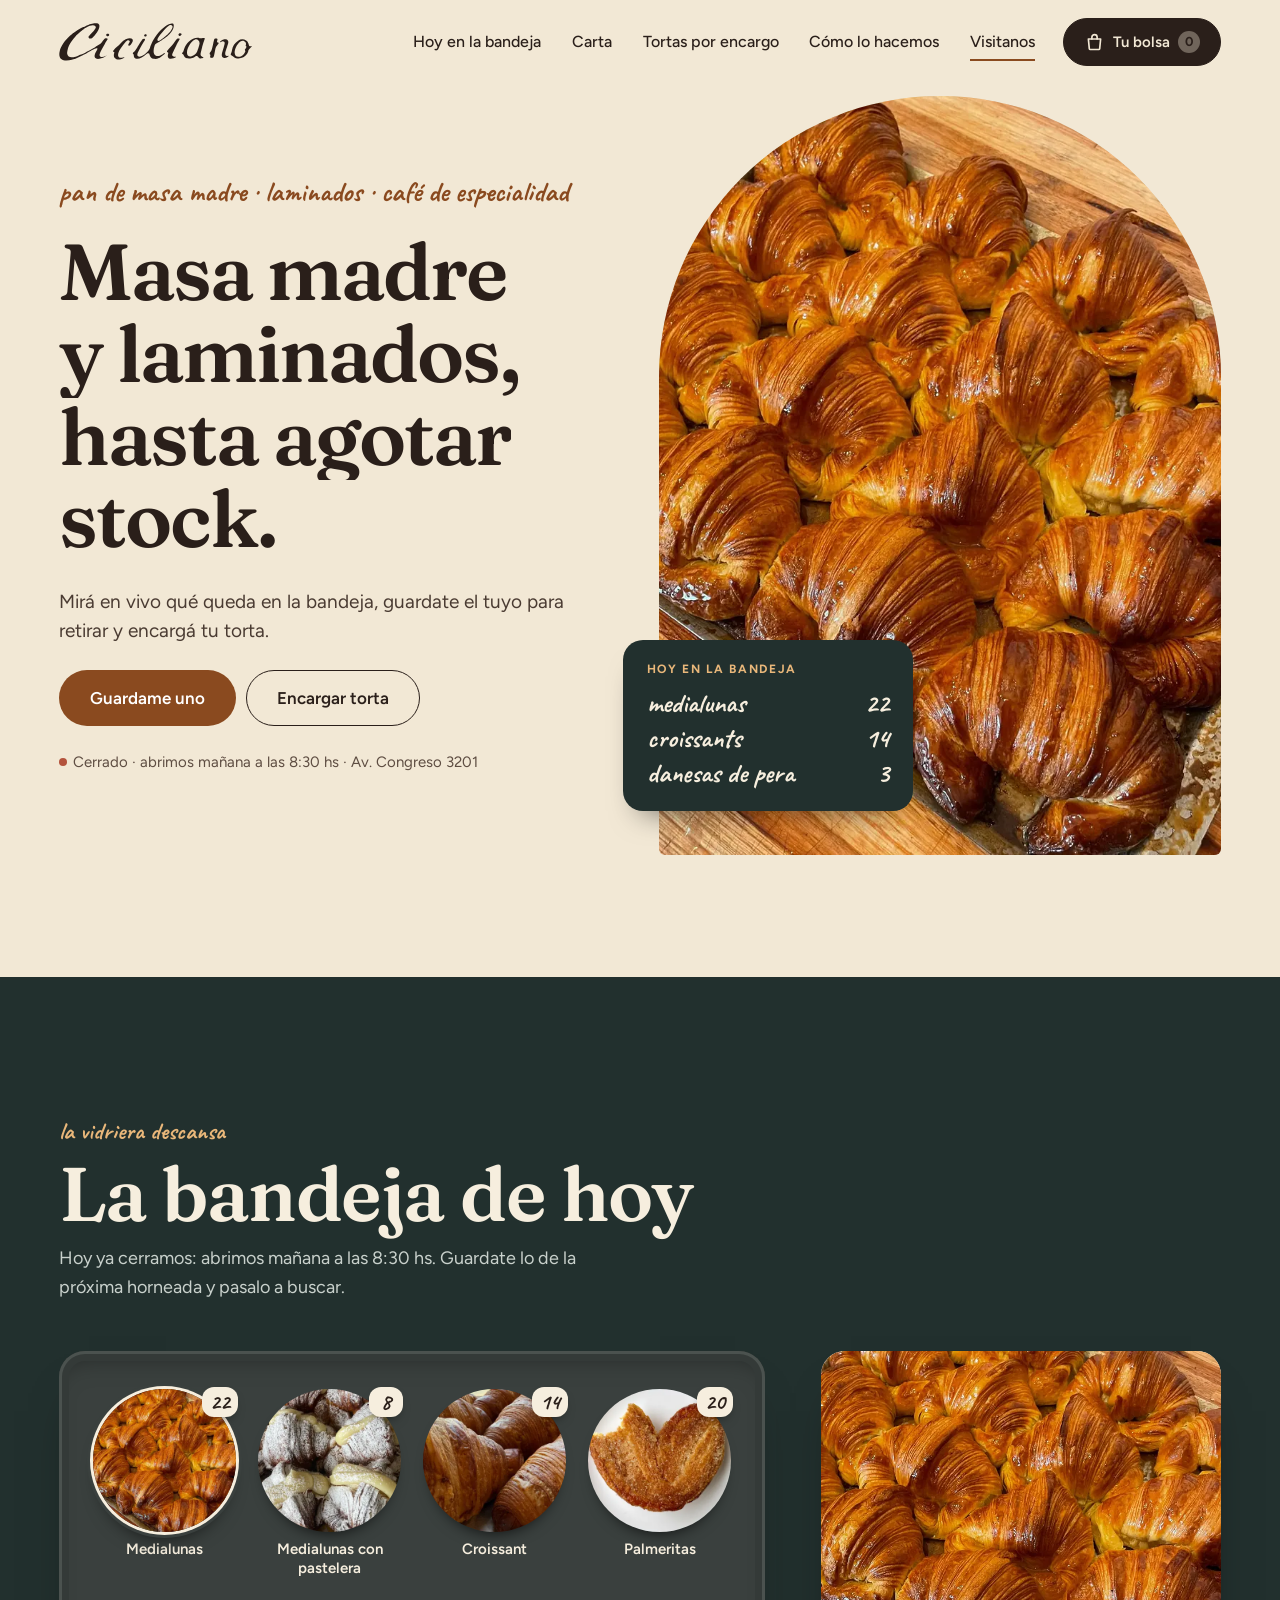
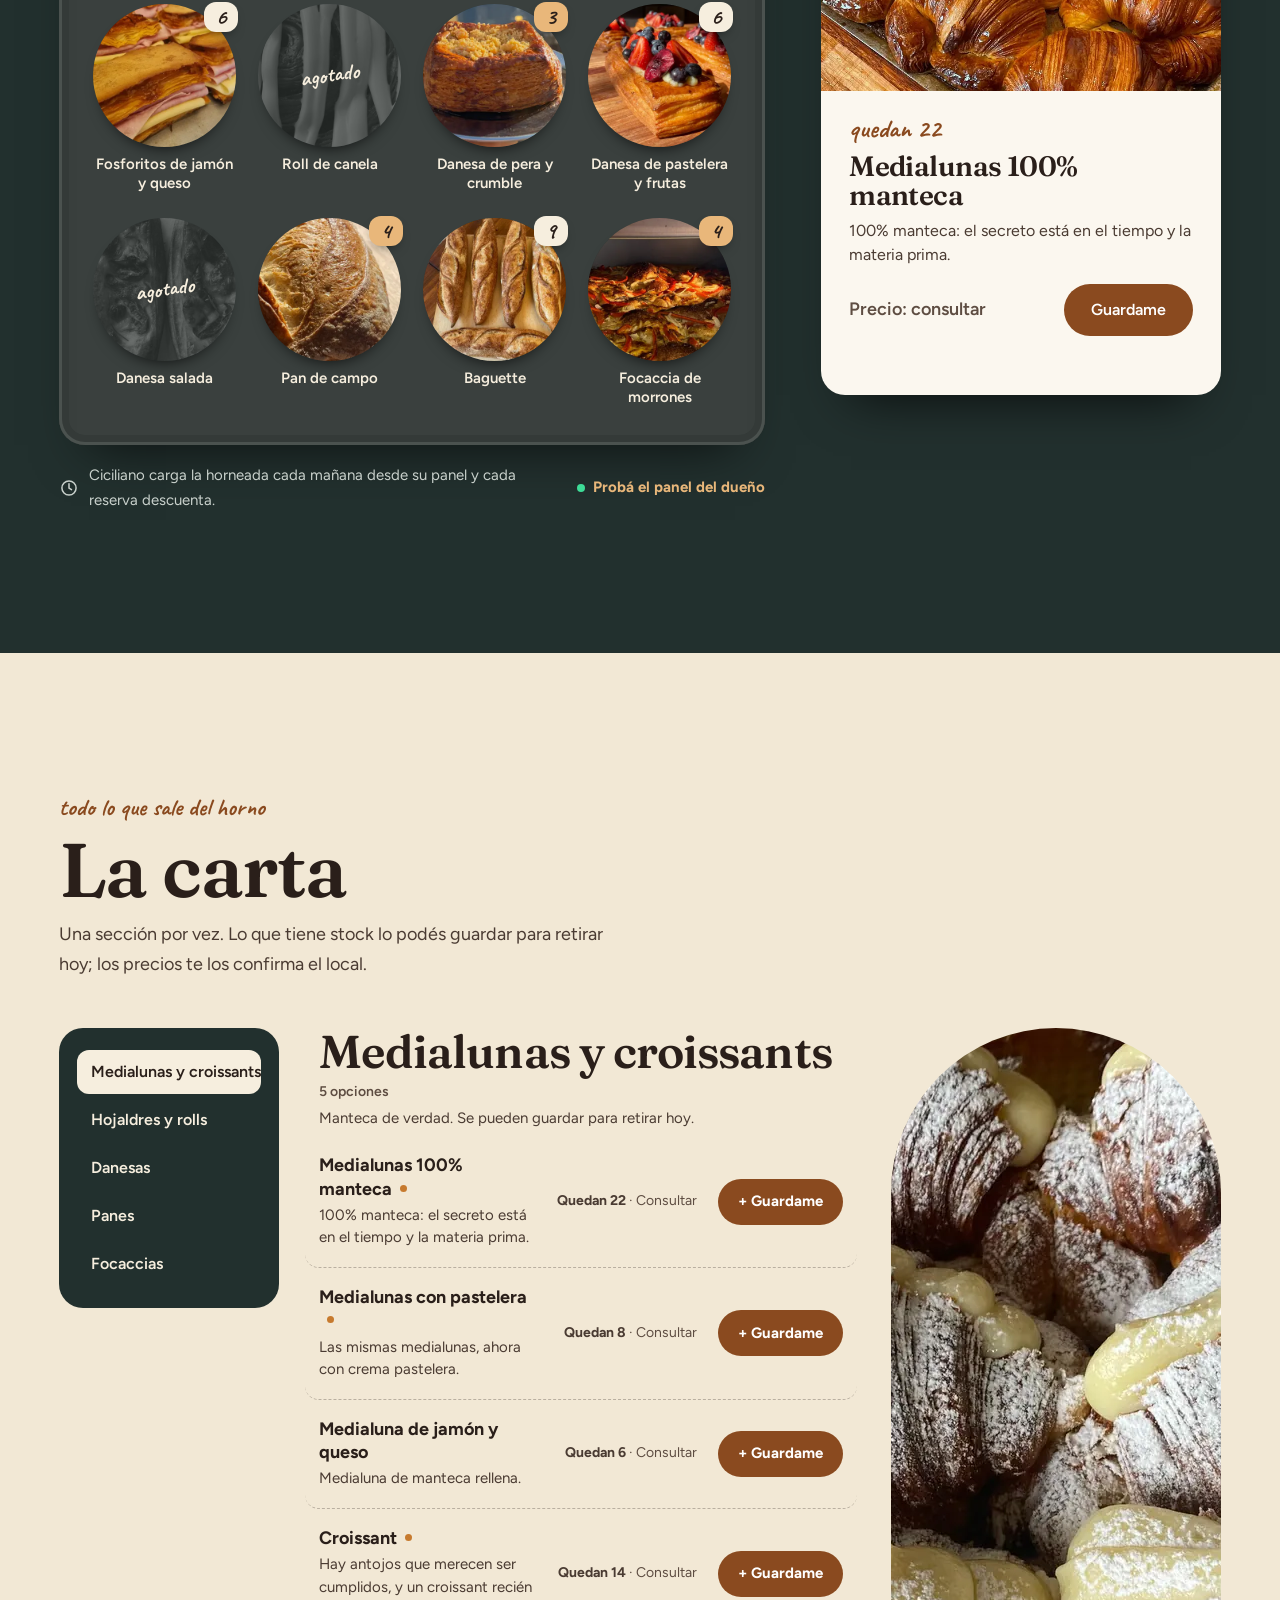
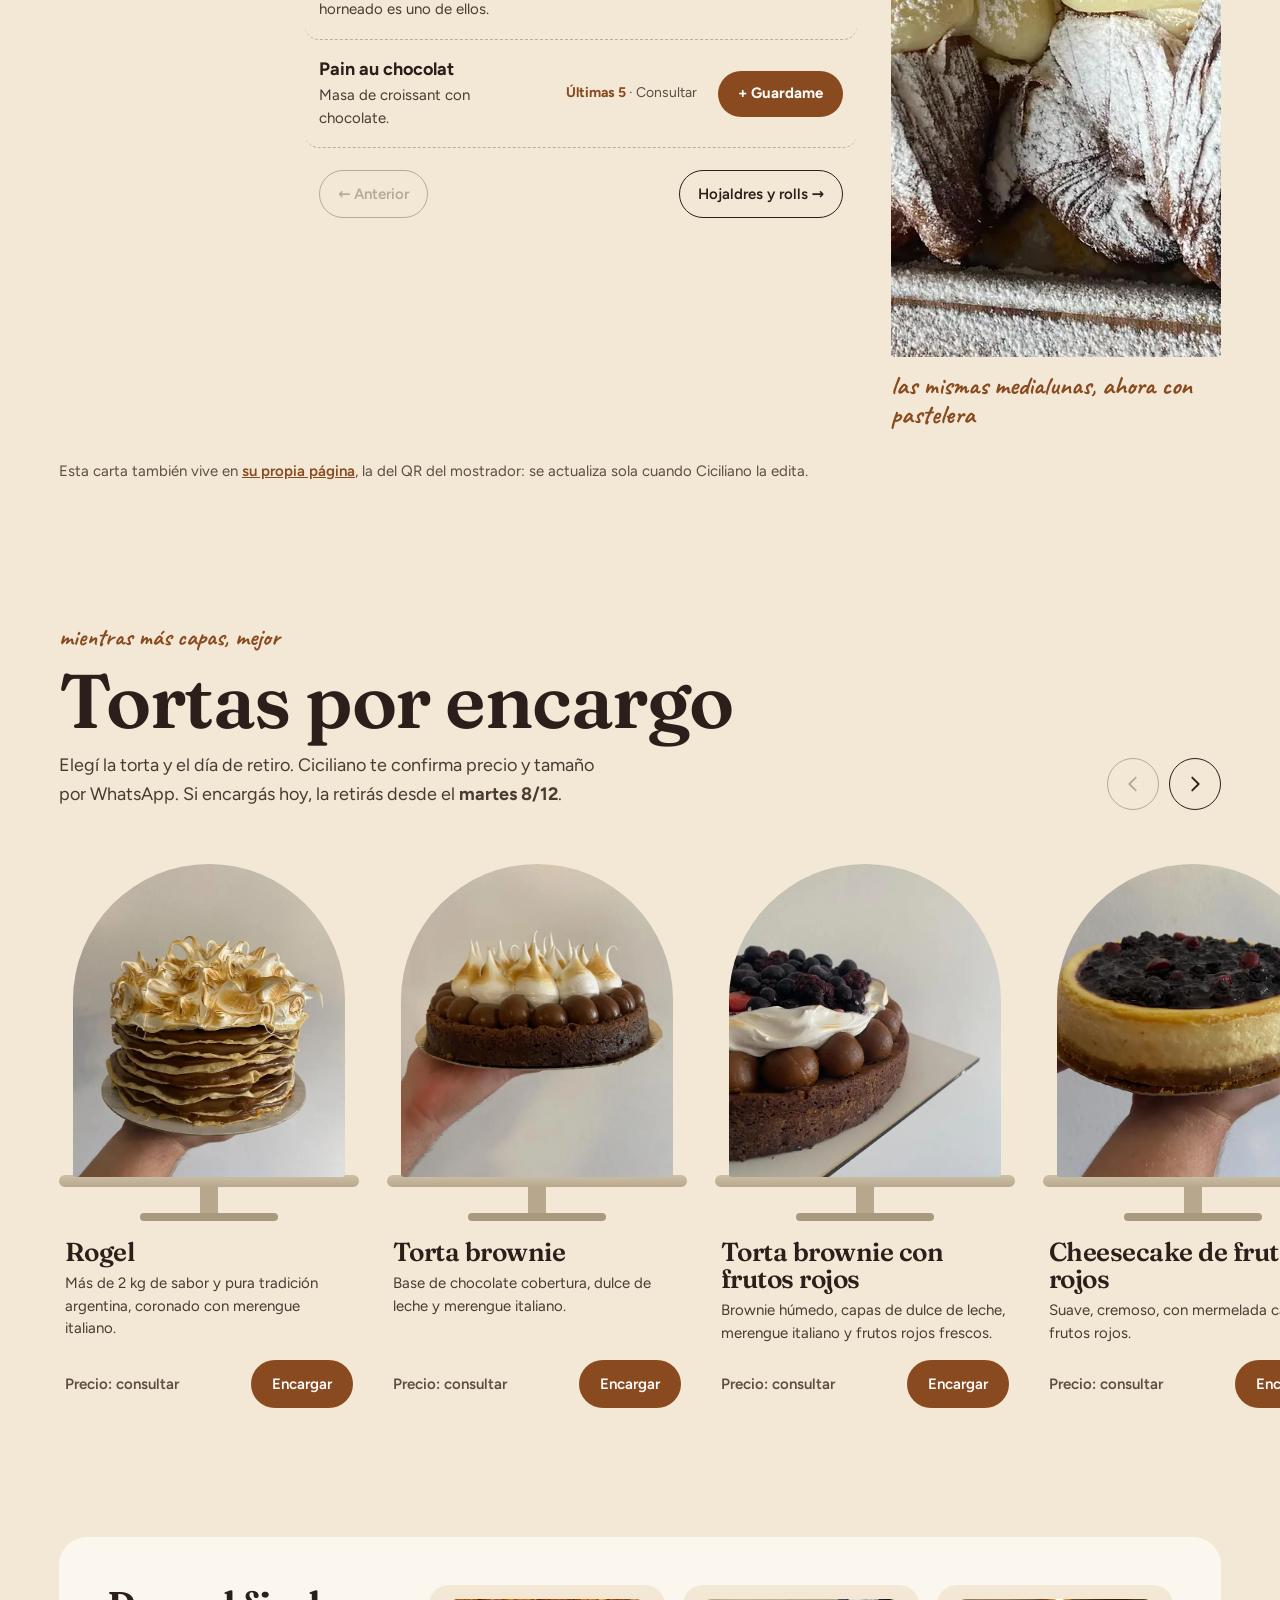
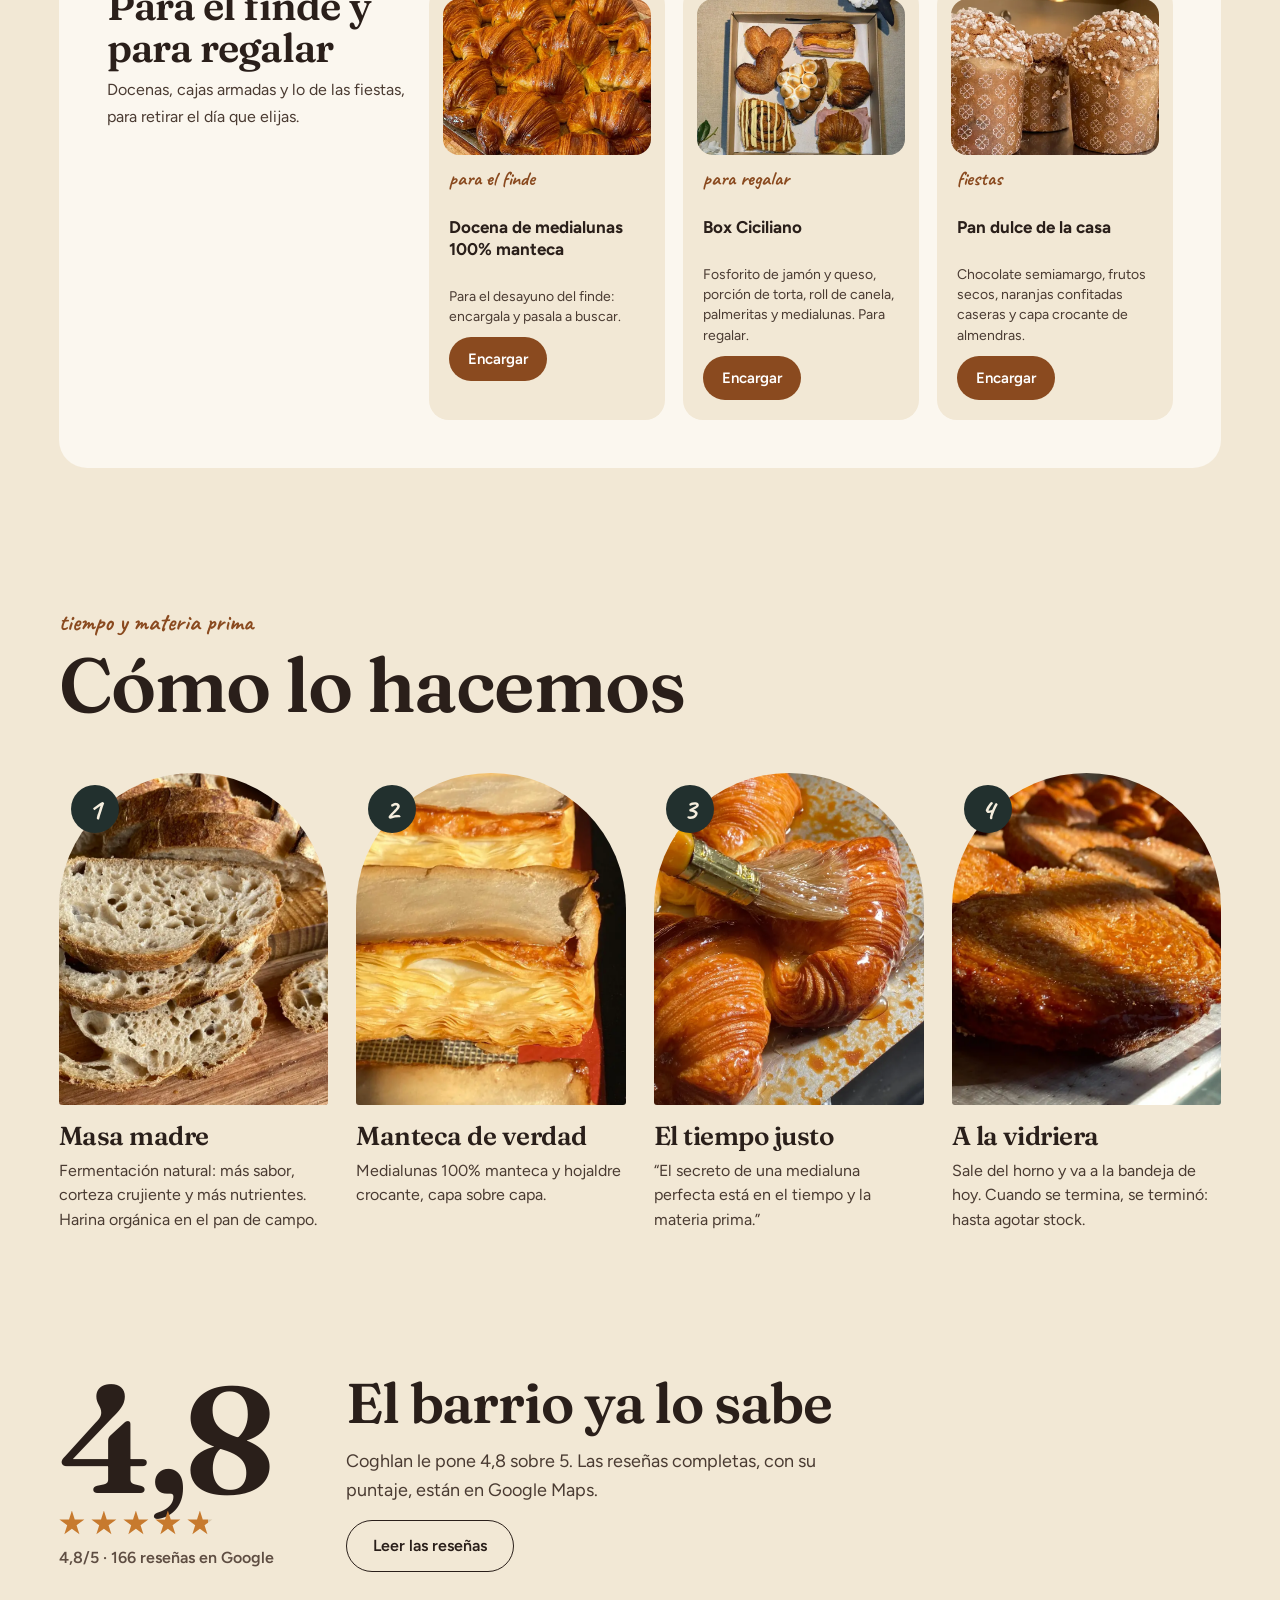
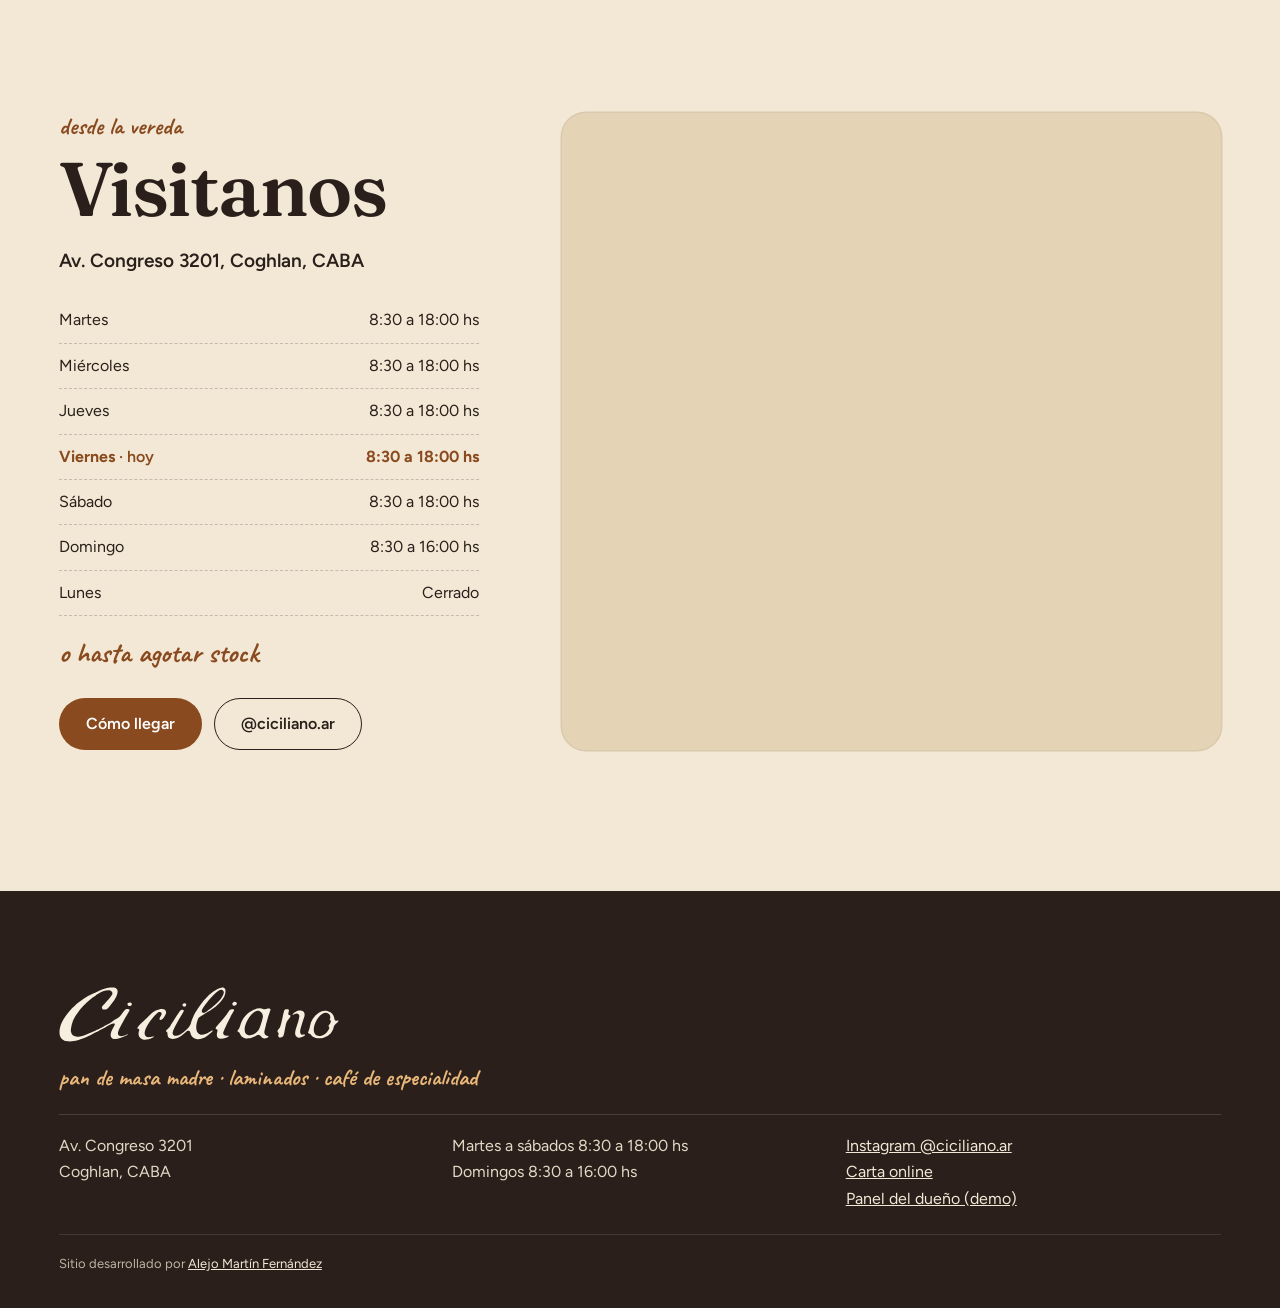
<file: index.html>
<!doctype html>
<html lang="es">
<head>
<meta charset="utf-8">
<meta name="viewport" content="width=device-width, initial-scale=1, viewport-fit=cover">
<title>Ciciliano · Masa madre y laminados en Coghlan</title>
<meta property="og:image" content="https://ciciliano.vercel.app/img/og.jpg?v=1">
<meta property="og:image:width" content="1200">
<meta property="og:image:height" content="630">
<meta property="og:image:type" content="image/jpeg">
<meta property="og:image:alt" content="Ciciliano: masa madre y laminados en Coghlan, hasta agotar stock">
<meta property="og:title" content="Ciciliano · Hasta agotar stock">
<meta property="og:description" content="Croissants, panes de masa madre y tortas por encargo en Coghlan.">
<meta property="og:url" content="https://ciciliano.vercel.app/">
<meta property="og:type" content="website">
<meta property="og:site_name" content="Ciciliano">
<meta property="og:locale" content="es_AR">
<meta name="twitter:card" content="summary_large_image">
<meta name="twitter:image" content="https://ciciliano.vercel.app/img/og.jpg?v=1">
<meta name="description" content="Ciciliano: pan de masa madre, laminados y café de especialidad en Av. Congreso 3201, Coghlan. Mirá qué queda hoy, guardate el tuyo para retirar y encargá tu torta.">
<meta name="theme-color" content="#F2E8D5">
<link rel="icon" href="img/favicon.png" type="image/png">
<link rel="apple-touch-icon" href="img/apple-touch.png">
<script>
  (function () {
    var d = document.documentElement; d.classList.add('js');
    if (!matchMedia('(prefers-reduced-motion: reduce)').matches) d.classList.add('con-intro');
  })();
</script>
<link rel="preload" as="font" type="font/woff2" href="fonts/fraunces-latin-600-normal.woff2" crossorigin>
<link rel="preload" as="font" type="font/woff2" href="fonts/figtree-latin-400-normal.woff2" crossorigin>
<link rel="stylesheet" href="css/fuentes.css?v=1">
<link rel="preload" as="image" imagesrcset="img/f/hero-celu-480.webp 480w, img/f/hero-celu-800.webp 800w, img/f/hero-celu-1100.webp 1100w" imagesizes="92vw" media="(max-width: 899px)">
<link rel="preload" as="image" imagesrcset="img/f/hero-desk-800.webp 800w, img/f/hero-desk-1300.webp 1300w" imagesizes="46vw" media="(min-width: 900px)">
<link rel="stylesheet" href="kit/kit.css?v=1">
<link rel="stylesheet" href="css/estilos.css?v=2">
</head>
<body>

<!-- ============ INTRO: la vidriera se dibuja a tiza ============ -->
<div class="intro" aria-hidden="true">
  <div class="intro__panos"><span class="intro__pano"></span><span class="intro__pano"></span><span class="intro__pano"></span></div>
  <div class="intro__marca">
    <svg class="intro__luna" viewBox="0 0 64 40" fill="none" stroke="currentColor" stroke-width="1.8" stroke-linecap="round" stroke-linejoin="round"><path pathLength="1" d="M4 30c6-14 18-22 28-22s22 8 28 22"/><path pathLength="1" d="M4 30c4 2 8 2 12-2"/><path pathLength="1" d="M60 30c-4 2-8 2-12-2"/><path pathLength="1" d="M18 14c2 6 2 12 0 16"/><path pathLength="1" d="M32 8v22"/><path pathLength="1" d="M46 14c-2 6-2 12 0 16"/></svg>
    <img class="intro__logo" src="img/logo-claro.svg" alt="" width="2419" height="477">
  </div>
</div>

<a class="saltar" href="#hoy">Ir a la bandeja de hoy</a>

<!-- ============ BARRA ============ -->
<header class="barra" data-barra>
  <div class="barra__in">
    <a class="barra__logo" href="#inicio" aria-label="Ciciliano, inicio"><img src="img/logo.svg" alt="Ciciliano" width="2419" height="477"></a>
    <nav class="barra__nav" aria-label="Secciones">
      <a href="#hoy">Hoy en la bandeja</a>
      <a href="#carta">Carta</a>
      <a href="#tortas">Tortas por encargo</a>
      <a href="#capas">Cómo lo hacemos</a>
      <a href="#visitanos">Visitanos</a>
    </nav>
    <button type="button" class="bolsa-btn" data-kit-open="carrito" data-kit-target aria-label="Tu bolsa">
      <svg viewBox="0 0 24 24" aria-hidden="true"><path d="M5 8h14l-1.1 11.2a1 1 0 0 1-1 .8H7.1a1 1 0 0 1-1-.8Z"/><path d="M9 8V6a3 3 0 0 1 6 0v2"/></svg>
      <span class="bolsa-btn__t">Tu bolsa</span>
      <span class="bolsa-btn__n" data-bolsa-n>0</span>
    </button>
    <button type="button" class="menu-btn" data-menu-abrir aria-label="Abrir menú" aria-expanded="false" aria-controls="menu">
      <svg viewBox="0 0 24 24" aria-hidden="true"><path d="M4 9h16M4 15h16"/></svg>
    </button>
  </div>
</header>

<div class="menu" id="menu" hidden>
  <div class="menu__top">
    <img src="img/logo-claro.svg" alt="Ciciliano" width="2419" height="477" class="menu__logo">
    <button type="button" class="menu__cerrar" data-menu-cerrar aria-label="Cerrar menú"><svg viewBox="0 0 24 24" aria-hidden="true"><path d="M6 6l12 12M18 6L6 18"/></svg></button>
  </div>
  <nav class="menu__nav" aria-label="Menú">
    <a href="#hoy">Hoy en la bandeja</a>
    <a href="#carta">Carta</a>
    <a href="#tortas">Tortas por encargo</a>
    <a href="#capas">Cómo lo hacemos</a>
    <a href="#visitanos">Visitanos</a>
  </nav>
  <p class="menu__pie">Martes a sábados 8:30 a 18:00 hs<br>Domingos 8:30 a 16:00 hs<br><span class="tiza">o hasta agotar stock</span></p>
  <a class="panel-link" href="admin/" target="_blank" rel="noopener">Probá el panel del dueño</a>
</div>

<main id="inicio">

<!-- ============ HERO A · Recién salido ============ -->
<section class="hero" aria-labelledby="hero-t">
  <div class="hero__in">
    <div class="hero__texto">
      <p class="hero__kicker tiza" data-kicker><span class="solo-desk">pan de </span>masa madre · laminados · café<span class="solo-desk"> de especialidad</span></p>
      <h1 class="hero__t" id="hero-t"><span class="ln"><span>Masa madre</span></span> <span class="ln"><span>y laminados,</span></span> <span class="ln"><span>hasta agotar</span></span> <span class="ln"><span>stock.</span></span></h1>
      <p class="hero__sub">Mirá en vivo qué queda en la bandeja, guardate el tuyo para retirar y encargá tu torta.</p>
      <div class="hero__ctas">
        <a class="btn btn--corteza" href="#hoy">Guardame uno</a>
        <a class="btn btn--linea" href="#tortas">Encargar torta</a>
      </div>
      <p class="hero__estado" data-estado>Martes a sábados 8:30 a 18:00 hs · Av. Congreso 3201</p>
    </div>
    <figure class="hero__foto">
      <picture>
        <source media="(min-width: 900px)" srcset="img/f/hero-desk-800.webp 800w, img/f/hero-desk-1300.webp 1300w" sizes="46vw">
        <img src="img/f/hero-celu-800.webp" srcset="img/f/hero-celu-480.webp 480w, img/f/hero-celu-800.webp 800w, img/f/hero-celu-1100.webp 1100w" sizes="92vw" alt="Bandeja de medialunas de manteca recién horneadas" width="1440" height="1911" fetchpriority="high" decoding="async">
      </picture>
      <div class="hero__ticket" data-ticket>
        <span class="hero__ticket-k">Hoy en la bandeja</span>
        <ul class="hero__ticket-l" data-ticket-lista>
          <li><span>medialunas</span><b>&nbsp;</b></li>
          <li><span>croissants</span><b>&nbsp;</b></li>
          <li><span>danesas</span><b>&nbsp;</b></li>
        </ul>
      </div>
    </figure>
  </div>
</section>

<!-- ============ LA BANDEJA DE HOY ============ -->
<section class="hoy" id="hoy" aria-labelledby="hoy-t">
  <div class="hoy__in">
    <header class="sec-cab rv">
      <p class="tiza sec-cab__k" data-momento-k>recién salido del horno</p>
      <h2 class="sec-cab__t" id="hoy-t">La bandeja de hoy</h2>
      <p class="sec-cab__sub" data-momento-sub>Lo que salió del horno y cuánto queda. Tocá una pieza y te la guardamos para retirar.</p>
    </header>
    <div class="hoy__grid">
      <div class="bandeja rv" data-bandeja-wrap>
        <div class="bandeja__marco">
          <ul class="bandeja__piezas" data-bandeja aria-label="Productos de hoy"></ul>
        </div>
        <p class="bandeja__pie"><svg viewBox="0 0 24 24" aria-hidden="true"><path d="M12 7v5l3 2"/><circle cx="12" cy="12" r="8.5"/></svg><span data-bandeja-pie>Ciciliano carga la horneada cada mañana desde su panel y cada reserva descuenta.</span><a class="panel-link" href="admin/" target="_blank" rel="noopener">Probá el panel del dueño</a></p>
      </div>
      <aside class="pieza" data-pieza aria-labelledby="pieza-t" aria-live="polite">
        <div class="pieza__hoja">
          <button type="button" class="pieza__cerrar" data-pieza-cerrar aria-label="Cerrar"><svg viewBox="0 0 24 24" aria-hidden="true"><path d="M6 6l12 12M18 6L6 18"/></svg></button>
          <figure class="pieza__foto"><img src="img/f/medialunas-700.webp" alt="" width="700" height="929" data-pieza-img decoding="async"></figure>
          <div class="pieza__body">
            <p class="pieza__q tiza" data-pieza-q>&nbsp;</p>
            <h3 class="pieza__t" id="pieza-t" data-pieza-t>Medialunas 100% manteca</h3>
            <p class="pieza__d" data-pieza-d>&nbsp;</p>
            <div class="pieza__acc">
              <span class="pieza__precio" data-pieza-precio>Consultar</span>
              <button type="button" class="btn btn--corteza pieza__add" data-pieza-add>Guardame</button>
            </div>
            <p class="pieza__en" data-pieza-en>&nbsp;</p>
          </div>
        </div>
      </aside>
    </div>
  </div>
  <div class="pieza-fondo" data-pieza-fondo hidden></div>
</section>

<!-- ============ CARTA ============ -->
<section class="carta" id="carta" aria-labelledby="carta-t">
  <div class="carta__in">
    <header class="sec-cab rv">
      <p class="tiza sec-cab__k">todo lo que sale del horno</p>
      <h2 class="sec-cab__t" id="carta-t">La carta</h2>
      <p class="sec-cab__sub">Una sección por vez. Lo que tiene stock lo podés guardar para retirar hoy; los precios te los confirma el local.</p>
    </header>
    <div class="carta__grid rv">
      <div id="carta-kit" class="carta-kit" data-kit="carta"></div>
      <figure class="carta__foto" aria-hidden="true">
        <img src="img/f/medialunas-pastelera-700.webp" alt="" width="700" height="929" data-foto-img decoding="async">
        <figcaption class="tiza" data-foto-nom>las mismas medialunas, ahora con pastelera</figcaption>
      </figure>
    </div>
    <p class="carta__qr">Esta carta también vive en <a href="carta/">su propia página</a>, la del QR del mostrador: se actualiza sola cuando Ciciliano la edita.</p>
  </div>
</section>

<!-- ============ TORTAS POR ENCARGO: el pie de tortas ============ -->
<section class="tortas" id="tortas" aria-labelledby="tortas-t">
  <div class="tortas__in">
    <header class="sec-cab sec-cab--fila rv">
      <div>
        <p class="tiza sec-cab__k">mientras más capas, mejor</p>
        <h2 class="sec-cab__t" id="tortas-t">Tortas por encargo</h2>
        <p class="sec-cab__sub">Elegí la torta y el día de retiro. Ciciliano te confirma precio y tamaño por WhatsApp. <span data-proximo>Se encargan con 48 hs.</span></p>
      </div>
      <div class="flechas" aria-hidden="false">
        <button type="button" class="flecha" data-tortas-prev aria-label="Torta anterior"><svg viewBox="0 0 24 24" aria-hidden="true"><path d="M15 5l-7 7 7 7"/></svg></button>
        <button type="button" class="flecha" data-tortas-next aria-label="Torta siguiente"><svg viewBox="0 0 24 24" aria-hidden="true"><path d="M9 5l7 7-7 7"/></svg></button>
      </div>
    </header>
    <div class="pies rv" data-pies aria-label="Tortas enteras"></div>
    <div class="regalar rv">
      <div class="regalar__cab">
        <h3 class="regalar__t">Para el finde y para regalar</h3>
        <p class="regalar__sub">Docenas, cajas armadas y lo de las fiestas, para retirar el día que elijas.</p>
      </div>
      <div class="regalar__lista" data-regalar></div>
    </div>
  </div>
</section>

<!-- ============ CÓMO LO HACEMOS ============ -->
<section class="capas" id="capas" aria-labelledby="capas-t">
  <div class="capas__in">
    <header class="sec-cab rv">
      <p class="tiza sec-cab__k">tiempo y materia prima</p>
      <h2 class="sec-cab__t" id="capas-t">Cómo lo hacemos</h2>
    </header>
    <ol class="pasos" data-pasos>
      <li class="paso rv" style="--d:0">
        <figure class="paso__foto"><img src="img/f/pan-rebanado-700.webp" alt="Pan de campo de masa madre cortado" width="700" height="828" loading="lazy" decoding="async" draggable="false"></figure>
        <span class="paso__n tiza">1</span>
        <h3 class="paso__t">Masa madre</h3>
        <p class="paso__d">Fermentación natural: más sabor, corteza crujiente y más nutrientes. Harina orgánica en el pan de campo.</p>
      </li>
      <li class="paso rv" style="--d:1">
        <figure class="paso__foto"><img src="img/f/fosforitos-700.webp" alt="Capas de hojaldre de un fosforito" width="700" height="928" loading="lazy" decoding="async" draggable="false"></figure>
        <span class="paso__n tiza">2</span>
        <h3 class="paso__t">Manteca de verdad</h3>
        <p class="paso__d">Medialunas 100% manteca y hojaldre crocante, capa sobre capa.</p>
      </li>
      <li class="paso rv" style="--d:2">
        <figure class="paso__foto"><img src="img/f/pincelado-800.webp" alt="Croissants recién pincelados" width="800" height="1066" loading="lazy" decoding="async" draggable="false"></figure>
        <span class="paso__n tiza">3</span>
        <h3 class="paso__t">El tiempo justo</h3>
        <p class="paso__d">“El secreto de una medialuna perfecta está en el tiempo y la materia prima.”</p>
      </li>
      <li class="paso rv" style="--d:3">
        <figure class="paso__foto"><img src="img/f/palmeritas-bandeja-700.webp" alt="Bandeja de palmeritas recién horneadas" width="700" height="933" loading="lazy" decoding="async" draggable="false"></figure>
        <span class="paso__n tiza">4</span>
        <h3 class="paso__t">A la vidriera</h3>
        <p class="paso__d">Sale del horno y va a la bandeja de hoy. Cuando se termina, se terminó: hasta agotar stock.</p>
      </li>
    </ol>
  </div>
</section>

<!-- ============ RESEÑAS ============ -->
<section class="resenas" id="resenas" aria-labelledby="resenas-t">
  <div class="resenas__in rv">
    <div class="resenas__nota">
      <span class="resenas__num">4,8</span>
      <span class="estrellas" role="img" aria-label="4,8 de 5 estrellas"><i></i><i></i><i></i><i></i><i class="casi"></i></span>
      <span class="resenas__de">4,8/5 · 166 reseñas en Google</span>
    </div>
    <div class="resenas__txt">
      <h2 class="resenas__t" id="resenas-t">El barrio ya lo sabe</h2>
      <p>Coghlan le pone 4,8 sobre 5. Las reseñas completas, con su puntaje, están en Google Maps.</p>
      <a class="btn btn--linea" href="https://www.google.com/maps/search/?api=1&amp;query=Ciciliano+Av.+Congreso+3201+CABA" target="_blank" rel="noopener">Leer las reseñas</a>
    </div>
  </div>
</section>

<!-- ============ VISITANOS ============ -->
<section class="visitanos" id="visitanos" aria-labelledby="visitanos-t">
  <div class="visitanos__in">
    <div class="visitanos__datos rv">
      <p class="tiza sec-cab__k">desde la vereda</p>
      <h2 class="sec-cab__t" id="visitanos-t">Visitanos</h2>
      <p class="visitanos__dir">Av. Congreso 3201, Coghlan, CABA</p>
      <ul class="horario" data-horario>
        <li data-dia="2"><span>Martes</span><span>8:30 a 18:00 hs</span></li>
        <li data-dia="3"><span>Miércoles</span><span>8:30 a 18:00 hs</span></li>
        <li data-dia="4"><span>Jueves</span><span>8:30 a 18:00 hs</span></li>
        <li data-dia="5"><span>Viernes</span><span>8:30 a 18:00 hs</span></li>
        <li data-dia="6"><span>Sábado</span><span>8:30 a 18:00 hs</span></li>
        <li data-dia="0"><span>Domingo</span><span>8:30 a 16:00 hs</span></li>
        <li data-dia="1"><span>Lunes</span><span>Cerrado</span></li>
      </ul>
      <p class="visitanos__stock tiza">o hasta agotar stock</p>
      <div class="visitanos__ctas">
        <a class="btn btn--corteza" href="https://www.google.com/maps/dir/?api=1&amp;destination=Av.+Congreso+3201,+CABA" target="_blank" rel="noopener">Cómo llegar</a>
        <a class="btn btn--linea" href="https://instagram.com/ciciliano.ar" target="_blank" rel="noopener">@ciciliano.ar</a>
      </div>
    </div>
    <div class="visitanos__mapa rv">
      <iframe title="Mapa: Ciciliano en Av. Congreso 3201" src="https://www.google.com/maps?q=Av.+Congreso+3201,+C1430+CABA&amp;z=16&amp;output=embed" loading="lazy" referrerpolicy="no-referrer-when-downgrade" allowfullscreen></iframe>
    </div>
  </div>
</section>

</main>

<footer class="pie">
  <div class="pie__in">
    <img src="img/logo-claro.svg" alt="Ciciliano" width="2419" height="477" class="pie__logo" loading="lazy">
    <p class="pie__lema tiza">pan de masa madre · laminados · café de especialidad</p>
    <div class="pie__cols">
      <p>Av. Congreso 3201<br>Coghlan, CABA</p>
      <p>Martes a sábados 8:30 a 18:00 hs<br>Domingos 8:30 a 16:00 hs</p>
      <p><a href="https://instagram.com/ciciliano.ar" target="_blank" rel="noopener">Instagram @ciciliano.ar</a><br><a href="carta/">Carta online</a><br><a href="admin/" target="_blank" rel="noopener">Panel del dueño (demo)</a></p>
    </div>
    <p class="pie__credito">Sitio desarrollado por <a href="https://alejomfernandez.com.ar" target="_blank" rel="noopener">Alejo Martín Fernández</a></p>
  </div>
</footer>

<script type="module" src="js/main.js?v=2"></script>
</body>
</html>
</file>
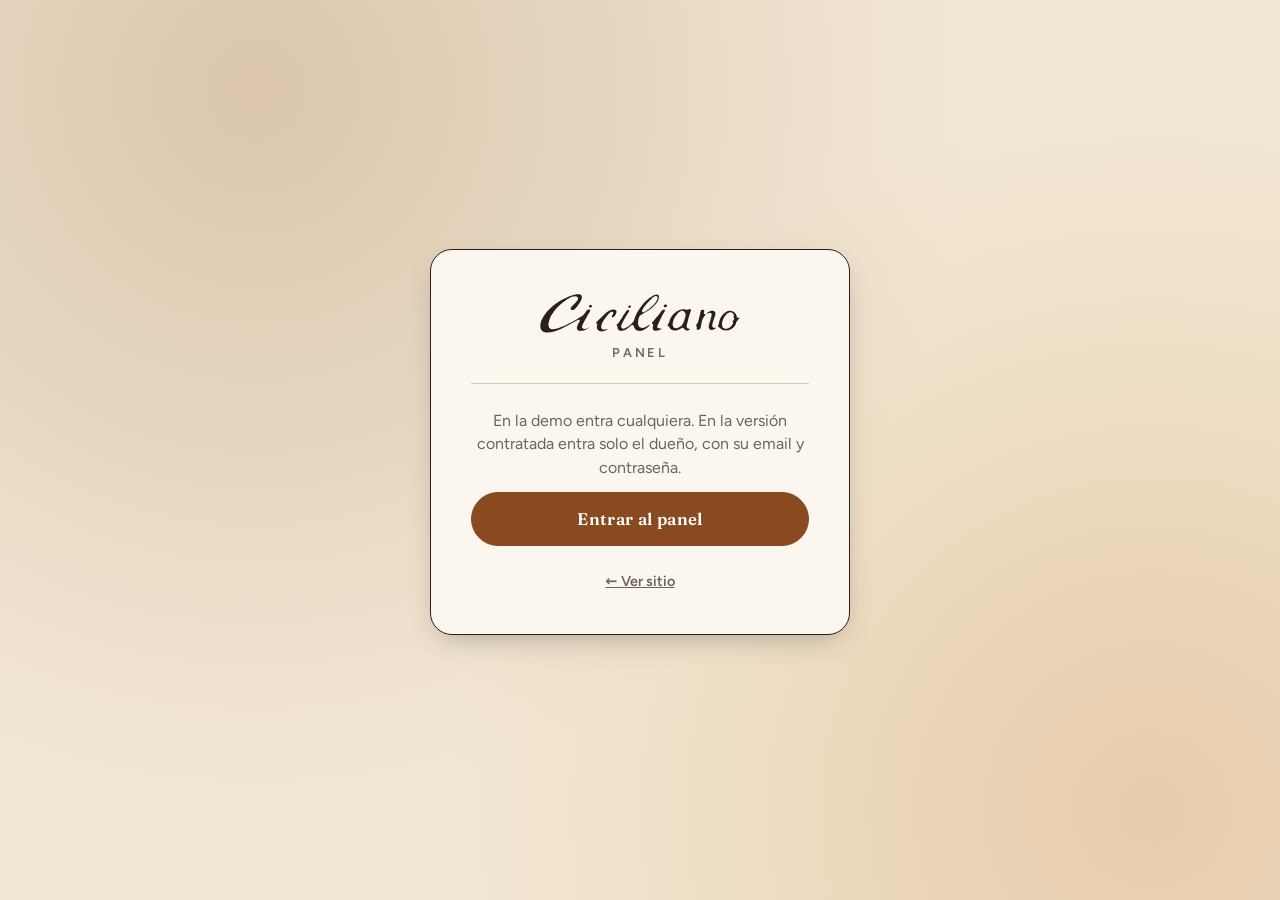
<file: admin/index.html>
<!doctype html>
<!-- Plantilla del panel. Va en web/admin/index.html de cada demo (scripts/instalar.mjs la copia). -->
<html lang="es">
<head>
<meta charset="utf-8">
<meta name="viewport" content="width=device-width, initial-scale=1, viewport-fit=cover">
<meta name="robots" content="noindex, nofollow">
<meta name="theme-color" content="#22302E">
<title>Panel · Ciciliano</title>
<script>
  // /admin sin barra final rompe las rutas relativas en algunos servidores (XAMPP): la agregamos.
  if (!/\/$|\.html$/.test(location.pathname)) location.replace(location.pathname + '/' + location.search + location.hash);
</script>
<link rel="stylesheet" href="../css/fuentes.css?v=1">
<link rel="stylesheet" href="../kit/kit.css?v=1">
<link rel="stylesheet" href="../kit/admin/admin.css?v=1">
</head>
<body>
<div id="kit-admin" class="kit-root kit-admin" aria-busy="true"></div>
<script type="module">
  import { initAdmin } from '../kit/admin/admin.js?v=1';
  initAdmin({ config: '../cliente.json', sitio: '../' });
</script>
</body>
</html>
</file>
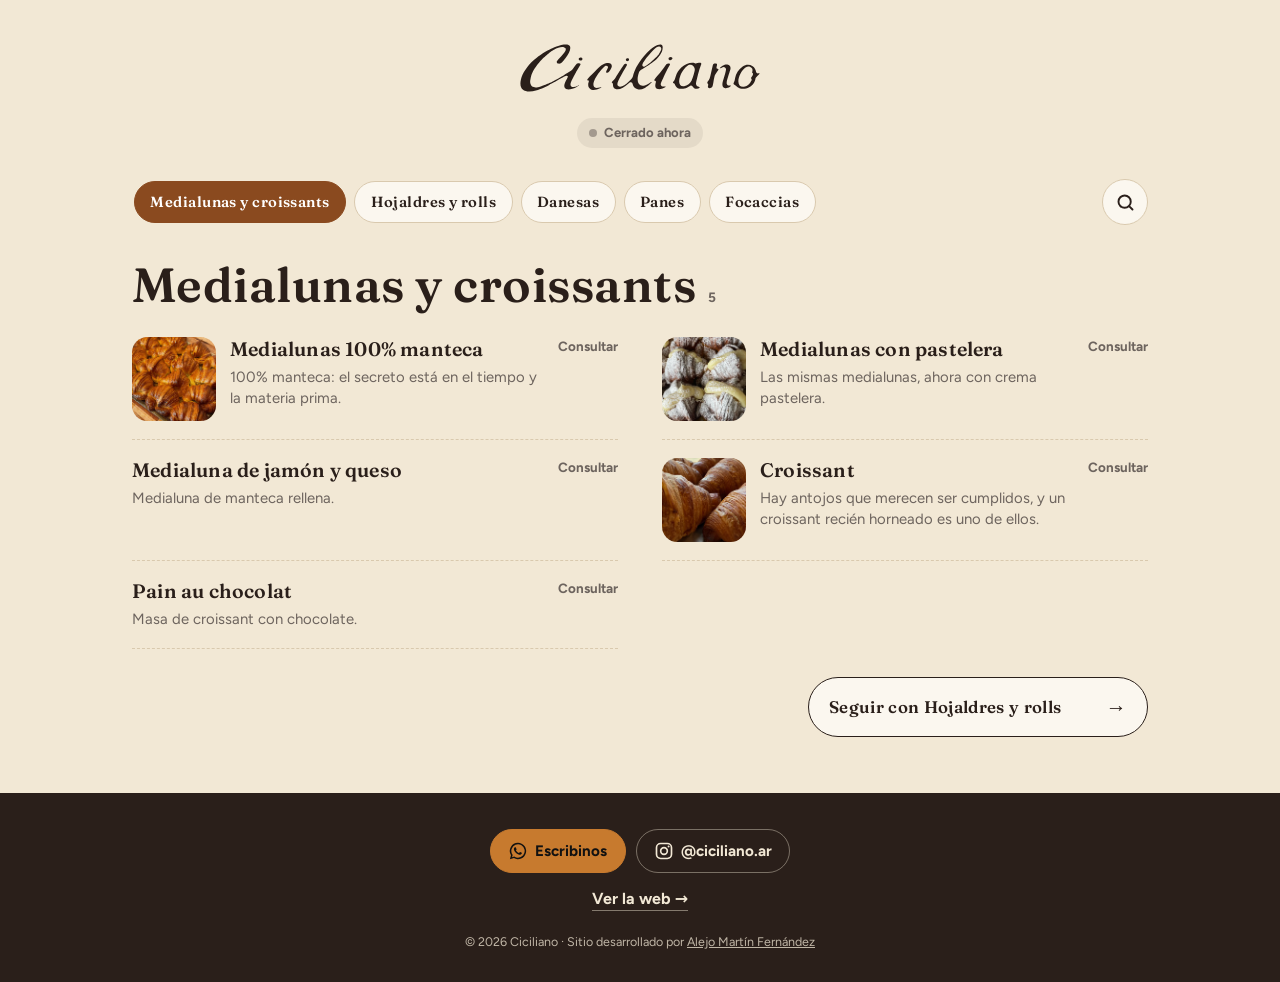
<file: carta/index.html>
<!doctype html>
<!-- Carta pública: la página a la que lleva el QR de las mesas. Va en web/carta/index.html de cada demo (scripts/instalar.mjs la copia).
     Se edita desde /admin (Carta) y el QR + las tarjetas para imprimir salen de /admin (QR de la carta). -->
<html lang="es">
<head>
<meta charset="utf-8">
<meta name="viewport" content="width=device-width, initial-scale=1, viewport-fit=cover">
<meta name="theme-color" content="#F2E8D5">
<title>Carta · Ciciliano</title>
<meta name="description" content="Carta de Ciciliano, panadería de masa madre en Coghlan. Siempre actualizada.">
<script>
  // /carta sin barra final rompe las rutas relativas en algunos servidores (XAMPP): la agregamos.
  if (!/\/$|\.html$/.test(location.pathname)) location.replace(location.pathname + '/' + location.search + location.hash);
</script>
<link rel="preconnect" href="https://fonts.googleapis.com"><link rel="preconnect" href="https://fonts.gstatic.com" crossorigin>
<link rel="stylesheet" href="../css/fuentes.css?v=1">
<link rel="stylesheet" href="../kit/kit.css?v=1">
<link rel="stylesheet" href="../kit/menu.css?v=1">
</head>
<body>
<div id="kit-menu" class="kit-root kit-menu" aria-busy="true"></div>
<script type="module">
  import { initMenu } from '../kit/modules/menu.js?v=1';
  initMenu({ config: '../cliente.json', sitio: '../', imagenes: { lqip: '../img/lqip.json' } });
</script>
</body>
</html>
</file>
<file: css/fuentes.css>
@font-face{font-family:'Fraunces';font-style:normal;font-weight:600;font-display:swap;src:url(../fonts/fraunces-latin-600-normal.woff2) format('woff2')}
@font-face{font-family:'Fraunces';font-style:italic;font-weight:400;font-display:swap;src:url(../fonts/fraunces-latin-400-italic.woff2) format('woff2')}
@font-face{font-family:'Caveat';font-style:normal;font-weight:700;font-display:swap;src:url(../fonts/caveat-latin-700-normal.woff2) format('woff2')}
@font-face{font-family:'Figtree';font-style:normal;font-weight:400;font-display:swap;src:url(../fonts/figtree-latin-400-normal.woff2) format('woff2')}
@font-face{font-family:'Figtree';font-style:normal;font-weight:500;font-display:swap;src:url(../fonts/figtree-latin-500-normal.woff2) format('woff2')}
@font-face{font-family:'Figtree';font-style:normal;font-weight:600;font-display:swap;src:url(../fonts/figtree-latin-600-normal.woff2) format('woff2')}
@font-face{font-family:'Figtree';font-style:normal;font-weight:700;font-display:swap;src:url(../fonts/figtree-latin-700-normal.woff2) format('woff2')}
</file>
<file: kit/kit.css>
/* KIT DEMOS — estilos de módulos y popups.
   Todo sale de las variables --kit-* que arma core/theme.js desde cliente.json → marca.
   Cada demo puede pisar cualquier variable o clase .kit-* en su propio CSS. */

:root {
  --kit-bg: #fff; --kit-surface: #fff; --kit-text: #151515; --kit-muted: #666; --kit-primary: #111; --kit-on-primary: #fff;
  --kit-accent: #fc0; --kit-on-accent: #111; --kit-border: #ddd; --kit-ok: #1f9d55; --kit-warn: #d97706; --kit-danger: #d42a1d;
  --kit-font-head: inherit; --kit-font-body: inherit; --kit-head-case: uppercase;
  --kit-radius: 14px; --kit-radius-btn: 12px; --kit-border-w: 1.5px; --kit-shadow: 0 10px 30px -12px rgba(0,0,0,.35);
  --kit-ease: cubic-bezier(.2,.8,.2,1); --kit-z: 9000;
}
.kit-root, .kit-root *, .kit-root *::before, .kit-root *::after { box-sizing: border-box; }
.kit-root [hidden], .kit-root[hidden] { display: none !important; }
.kit-root { font-family: var(--kit-font-body); color: var(--kit-text); -webkit-tap-highlight-color: transparent; }
.kit-sr { position: absolute !important; width: 1px; height: 1px; overflow: hidden; clip: rect(0 0 0 0); white-space: nowrap; }
html.kit-lock { overflow: hidden; }
html.kit-lock body { overflow: hidden; touch-action: none; }

/* ---------- botones ---------- */
.kit-btn {
  appearance: none; display: inline-flex; align-items: center; justify-content: center; gap: .45em;
  min-height: 44px; padding: .7em 1.15em; border: var(--kit-border-w) solid var(--kit-primary); border-radius: var(--kit-radius-btn);
  background: var(--kit-primary); color: var(--kit-on-primary); font: 700 .95rem/1.1 var(--kit-font-body); text-decoration: none;
  cursor: pointer; transition: transform .15s var(--kit-ease), filter .15s, background .2s, box-shadow .2s; white-space: nowrap;
}
.kit-btn:hover { filter: brightness(1.08); }
.kit-btn:active { transform: translateY(1px) scale(.98); }
.kit-btn:focus-visible, .kit-chip:focus-visible, .kit-tab:focus-visible, .kit-add:focus-visible, .kit-x:focus-visible { outline: 3px solid var(--kit-accent); outline-offset: 2px; }
.kit-btn--ghost { background: var(--kit-surface); color: var(--kit-text); border-color: var(--kit-border); }
.kit-btn--danger { background: var(--kit-danger); border-color: var(--kit-danger); color: #fff; }
.kit-btn--danger-t { color: var(--kit-danger); }
.kit-btn--sm { min-height: 36px; padding: .45em .85em; font-size: .85rem; }
.kit-btn--big { min-height: 54px; font-size: 1.05rem; font-family: var(--kit-font-head); text-transform: var(--kit-head-case); letter-spacing: .02em; }
.kit-btn--block { width: 100%; }
.kit-btn[disabled] { opacity: .55; cursor: not-allowed; }
.kit-btn.is-loading { position: relative; color: transparent !important; }
.kit-btn.is-loading::after { content: ""; position: absolute; width: 20px; height: 20px; border: 2.5px solid var(--kit-on-primary); border-right-color: transparent; border-radius: 50%; animation: kit-spin .7s linear infinite; }
.kit-icon { appearance: none; width: 36px; height: 36px; display: inline-grid; place-items: center; border: var(--kit-border-w) solid var(--kit-border); border-radius: 10px; background: var(--kit-surface); color: var(--kit-text); cursor: pointer; font-size: 1rem; }
.kit-icon--danger { color: var(--kit-danger); }
.kit-icon[disabled] { opacity: .35; cursor: default; }
.kit-row { display: flex; gap: .6rem; flex-wrap: wrap; align-items: center; }
.kit-row--end { justify-content: flex-end; } .kit-row--center { justify-content: center; } .kit-row--between { justify-content: space-between; }
.kit-row--stack { flex-direction: column; align-items: stretch; }

/* ---------- badges / tags ---------- */
.kit-badge { display: inline-flex; align-items: center; gap: .3em; padding: .28em .6em; border-radius: 999px; font: 700 .72rem/1 var(--kit-font-body); letter-spacing: .02em; background: color-mix(in srgb, var(--kit-text) 9%, var(--kit-surface)); color: var(--kit-text); white-space: nowrap; }
.kit-badge--ok { background: color-mix(in srgb, var(--kit-ok) 16%, var(--kit-surface)); color: color-mix(in srgb, var(--kit-ok) 75%, #000); }
.kit-badge--warn { background: color-mix(in srgb, var(--kit-warn) 18%, var(--kit-surface)); color: color-mix(in srgb, var(--kit-warn) 70%, #000); }
.kit-badge--danger, .kit-badge--off { background: color-mix(in srgb, var(--kit-danger) 14%, var(--kit-surface)); color: color-mix(in srgb, var(--kit-danger) 80%, #000); }
.kit-badge--new { background: var(--kit-accent); color: var(--kit-on-accent); animation: kit-pulse 1.4s ease-in-out 3; }
.kit-tag { display: inline-grid; place-items: center; width: 1.15em; height: 1.15em; vertical-align: -.12em; margin-left: .15em; color: var(--kit-primary); }
.kit-tag svg { width: 100%; height: 100%; }
.kit-tag--txt { width: auto; height: auto; font-size: .7em; padding: .15em .45em; border-radius: 999px; background: var(--kit-accent); color: var(--kit-on-accent); }

/* ---------- carta ---------- */
.kit-carta { --kit-cols: 1; }
.kit-tabs { display: flex; gap: .5rem; overflow-x: auto; scrollbar-width: none; padding: 2px 2px 10px; margin-bottom: .5rem; scroll-snap-type: x proximity; }
.kit-tabs::-webkit-scrollbar { display: none; }
.kit-tab {
  appearance: none; flex: 0 0 auto; scroll-snap-align: start; min-height: 44px; padding: .55em 1.1em;
  border: var(--kit-border-w) solid var(--kit-text); border-radius: var(--kit-radius-btn); background: var(--kit-surface); color: var(--kit-text);
  font: 700 .95rem/1 var(--kit-font-head); text-transform: var(--kit-head-case); letter-spacing: .03em; cursor: pointer; transition: background .2s, color .2s, transform .15s;
}
.kit-tab.is-on { background: var(--kit-primary); border-color: var(--kit-primary); color: var(--kit-on-primary); }
.kit-carta__panel { display: grid; grid-template-columns: repeat(var(--kit-cols), minmax(0, 1fr)); gap: 0 2rem; }
.kit-item {
  display: grid; grid-template-columns: auto minmax(0, 1fr) auto; gap: .9rem; align-items: center; padding: 1rem 0;
  border-bottom: var(--kit-border-w) dashed var(--kit-border); min-width: 0;
  animation: kit-up .5s var(--kit-ease) both; animation-delay: calc(var(--i, 0) * 45ms);
}
.kit-item:not(:has(.kit-item__foto)) { grid-template-columns: minmax(0, 1fr) auto; }
.kit-item.is-off { opacity: .55; }
.kit-item__foto { width: 64px; height: 64px; object-fit: cover; border-radius: calc(var(--kit-radius) * .7); }
.kit-item__name { margin: 0 0 .25rem; font: 400 1.2rem/1.05 var(--kit-font-head); text-transform: var(--kit-head-case); }
.kit-item__n { margin-right: .5em; color: var(--kit-primary); }
.kit-item__desc { margin: 0; color: var(--kit-muted); font-size: .9rem; line-height: 1.4; }
.kit-item__side { display: flex; flex-direction: column; align-items: flex-end; gap: .45rem; }
.kit-price { font: 700 1.05rem/1 var(--kit-font-body); white-space: nowrap; }
.kit-price--na { font-size: .85rem; color: var(--kit-muted); font-weight: 600; }
.kit-add {
  appearance: none; min-height: 40px; padding: .45em .9em; border: var(--kit-border-w) solid var(--kit-primary); border-radius: var(--kit-radius-btn);
  background: var(--kit-surface); color: var(--kit-primary); font: 800 .85rem/1 var(--kit-font-body); cursor: pointer; white-space: nowrap;
  transition: background .2s, color .2s, transform .12s;
}
.kit-add:hover { background: var(--kit-primary); color: var(--kit-on-primary); }
.kit-add:active { transform: scale(.94); }
.kit-step { display: inline-flex; align-items: center; border: var(--kit-border-w) solid var(--kit-primary); border-radius: var(--kit-radius-btn); background: var(--kit-primary); color: var(--kit-on-primary); overflow: hidden; animation: kit-pop .25s var(--kit-ease); }
.kit-step button { appearance: none; width: 38px; height: 38px; border: 0; background: transparent; color: inherit; font: 800 1.15rem/1 var(--kit-font-body); cursor: pointer; }
.kit-step button:disabled { opacity: .35; cursor: default; }
.kit-step output { min-width: 1.6em; text-align: center; font-weight: 800; }
.kit-step--lg button { width: 46px; height: 46px; }
.kit-step--lg output { min-width: 2.2em; font-size: 1.15rem; }
@media (min-width: 900px) { .kit-carta { --kit-cols: 2; } }

/* ---------- botón flotante del carrito ---------- */
.kit-fab {
  position: fixed; z-index: calc(var(--kit-z) - 2); right: max(14px, env(safe-area-inset-right)); bottom: max(14px, env(safe-area-inset-bottom));
  display: flex; align-items: center; gap: .7rem; padding: .55rem 1rem .55rem .6rem; min-height: 58px;
  border: var(--kit-border-w) solid var(--kit-text); border-radius: var(--kit-radius-btn); background: var(--kit-primary); color: var(--kit-on-primary);
  box-shadow: var(--kit-shadow); cursor: pointer; font-family: var(--kit-font-body); text-align: left;
  animation: kit-in-up .45s var(--kit-ease) both;
}
.kit-fab__ico { width: 40px; height: 40px; display: grid; place-items: center; border-radius: calc(var(--kit-radius-btn) * .8); background: color-mix(in srgb, var(--kit-on-primary) 16%, transparent); }
.kit-fab__ico svg { width: 22px; height: 22px; fill: none; stroke: currentColor; stroke-width: 2; stroke-linejoin: round; }
.kit-fab__txt { display: flex; flex-direction: column; line-height: 1.1; }
.kit-fab__label { font: 400 1rem/1 var(--kit-font-head); text-transform: var(--kit-head-case); letter-spacing: .03em; }
.kit-fab__total { font-weight: 700; font-size: .9rem; opacity: .92; }
.kit-fab__n { position: absolute; top: -9px; left: -9px; min-width: 26px; height: 26px; padding: 0 6px; display: grid; place-items: center; border-radius: 999px; background: var(--kit-accent); color: var(--kit-on-accent); font: 800 .8rem/1 var(--kit-font-body); border: 2px solid var(--kit-text); }
.kit-fab.bump { animation: kit-bump .45s var(--kit-ease); }
.kit-fly { position: fixed; z-index: var(--kit-z); width: 54px; height: 54px; margin: -27px 0 0 -27px; border-radius: 50%; background: var(--kit-accent); overflow: hidden; pointer-events: none; transition: transform .6s cubic-bezier(.5,-.3,.7,1), opacity .6s; box-shadow: 0 4px 14px rgba(0,0,0,.25); }
.kit-fly img { width: 100%; height: 100%; object-fit: cover; }

/* píldora "probá el panel" (solo demo) */
.kit-demo-pill {
  position: fixed; z-index: calc(var(--kit-z) - 3); left: max(14px, env(safe-area-inset-left)); bottom: max(14px, env(safe-area-inset-bottom));
  display: inline-flex; align-items: center; gap: .5rem; min-height: 44px; padding: .55rem .9rem; border-radius: 999px; background: var(--kit-surface); color: var(--kit-text);
  border: var(--kit-border-w) solid var(--kit-text); box-shadow: var(--kit-shadow); font: 700 .8rem/1 var(--kit-font-body); text-decoration: none;
  opacity: 0; transform: translateY(20px); transition: opacity .4s, transform .4s var(--kit-ease);
}
.kit-demo-pill.is-in { opacity: 1; transform: none; }
html.kit-lock .kit-demo-pill { opacity: 0; pointer-events: none; transform: translateY(20px); }
.kit-demo-pill__dot { width: 8px; height: 8px; border-radius: 50%; background: var(--kit-ok); box-shadow: 0 0 0 0 var(--kit-ok); animation: kit-ping 2s infinite; }
@media (max-width: 640px) { html.kit-has-cart .kit-demo-pill { bottom: calc(max(14px, env(safe-area-inset-bottom)) + 70px); } }

/* ---------- popups ---------- */
.kit-pop { position: fixed; inset: 0; z-index: var(--kit-z); display: grid; place-items: center; padding: 16px; }
.kit-pop__back { position: absolute; inset: 0; background: color-mix(in srgb, var(--kit-text) 55%, transparent); opacity: 0; transition: opacity .25s; }
.kit-pop__box {
  position: relative; width: min(520px, 100%); max-height: min(88vh, 100%); max-height: min(88dvh, 100%); display: flex; flex-direction: column;
  background: var(--kit-bg); color: var(--kit-text); border: var(--kit-border-w) solid var(--kit-text); border-radius: var(--kit-radius);
  box-shadow: var(--kit-shadow); outline: none; overflow: hidden;
  opacity: 0; transform: translateY(24px) scale(.97); transition: opacity .25s, transform .3s var(--kit-ease);
}
.kit-pop.is-open .kit-pop__back { opacity: 1; }
.kit-pop.is-open .kit-pop__box { opacity: 1; transform: none; }
.kit-pop.is-closing .kit-pop__box { transform: translateY(16px) scale(.98); }
.kit-pop__head { color: var(--kit-text); margin: 0; display: flex; align-items: center; justify-content: space-between; gap: 1rem; padding: 14px 14px 10px 20px; border-bottom: var(--kit-border-w) solid var(--kit-border); background: var(--kit-bg); }
.kit-pop__title { margin: 0; font: 400 1.35rem/1.05 var(--kit-font-head); text-transform: var(--kit-head-case); letter-spacing: .02em; }
.kit-pop--sm .kit-pop__head { border-bottom: 0; padding-bottom: 0; }
.kit-pop__body { padding: 16px 20px 20px; overflow: auto; overscroll-behavior: contain; -webkit-overflow-scrolling: touch; }
.kit-x { appearance: none; flex: 0 0 auto; width: 42px; height: 42px; display: grid; place-items: center; border: var(--kit-border-w) solid var(--kit-border); border-radius: 50%; background: var(--kit-surface); color: var(--kit-text); cursor: pointer; transition: transform .2s; }
.kit-x:hover { transform: rotate(90deg); }
.kit-x svg { width: 18px; height: 18px; stroke: currentColor; stroke-width: 2.4; stroke-linecap: round; }
.kit-pop--sm .kit-pop__box { width: min(420px, 100%); }
.kit-pop--editor .kit-pop__box { width: min(560px, 100%); }
.kit-pop--resv .kit-pop__box { width: min(600px, 100%); }

/* drawer: hoja inferior en mobile, panel lateral en desktop */
.kit-pop--drawer { place-items: end stretch; padding: 0; }
.kit-pop--drawer .kit-pop__box { width: 100%; max-height: 92vh; max-height: 92dvh; border-radius: var(--kit-radius) var(--kit-radius) 0 0; border-bottom: 0; transform: translateY(100%); }
.kit-pop--drawer .kit-pop__body { padding: 0; display: flex; flex-direction: column; min-height: 0; flex: 1; overflow: hidden; }
.kit-pop--drawer.is-closing .kit-pop__box { transform: translateY(100%); }
@media (min-width: 760px) {
  .kit-pop--drawer { place-items: stretch end; }
  .kit-pop--drawer .kit-pop__box { width: min(440px, 100%); height: 100%; max-height: none; border-radius: 0; border: 0; border-left: var(--kit-border-w) solid var(--kit-text); transform: translateX(100%); }
  .kit-pop--drawer.is-closing .kit-pop__box { transform: translateX(100%); }
}

/* ---------- carrito / checkout ---------- */
.kit-cart__scroll { flex: 1; overflow: auto; overscroll-behavior: contain; padding: 8px 20px 16px; }
.kit-lines { list-style: none; margin: 0 0 12px; padding: 0; }
.kit-line { display: grid; grid-template-columns: 52px minmax(0, 1fr) auto; gap: .75rem; align-items: center; padding: .7rem 0; border-bottom: var(--kit-border-w) dashed var(--kit-border); animation: kit-up .35s var(--kit-ease) both; }
.kit-line__img { width: 52px; height: 52px; border-radius: 10px; object-fit: cover; background: color-mix(in srgb, var(--kit-primary) 14%, var(--kit-surface)); display: block; }
.kit-line__body { display: flex; flex-direction: column; min-width: 0; }
.kit-line__body b { font: 400 1.05rem/1.1 var(--kit-font-head); text-transform: var(--kit-head-case); overflow-wrap: anywhere; }
.kit-line__body span { color: var(--kit-muted); font-size: .88rem; }
.kit-cart__foot { color: var(--kit-text); margin: 0; padding: 12px 20px max(16px, env(safe-area-inset-bottom)); border-top: var(--kit-border-w) solid var(--kit-text); background: var(--kit-surface); }
.kit-sum { display: grid; gap: .3rem; margin-bottom: .7rem; font-size: .92rem; }
.kit-sum > div { display: flex; justify-content: space-between; }
.kit-sum__total { font-size: 1.1rem; }
.kit-sum__total b { font: 400 1.5rem/1 var(--kit-font-head); }
.kit-empty { text-align: center; padding: 2.5rem 1.5rem; display: grid; gap: .5rem; justify-items: center; }
.kit-empty__t { font: 400 1.35rem/1.1 var(--kit-font-head); text-transform: var(--kit-head-case); margin: 0; }
.kit-empty p { margin: 0; color: var(--kit-muted); }
.kit-empty .kit-btn { margin-top: .8rem; }

/* ---------- formularios ---------- */
.kit-form { display: grid; gap: .85rem; }
.kit-field { display: grid; gap: .35rem; min-width: 0; }
.kit-field > span, .kit-label, .kit-pay legend { font: 700 .78rem/1 var(--kit-font-body); text-transform: uppercase; letter-spacing: .06em; color: var(--kit-muted); }
.kit-field input, .kit-field textarea, .kit-field select {
  width: 100%; min-height: 46px; padding: .7em .85em; border: var(--kit-border-w) solid var(--kit-border); border-radius: calc(var(--kit-radius-btn) * .8);
  background: var(--kit-surface); color: var(--kit-text); font: 500 16px/1.3 var(--kit-font-body); transition: border-color .2s, box-shadow .2s;
}
.kit-field textarea { resize: vertical; min-height: 64px; }
.kit-field input:focus, .kit-field textarea:focus, .kit-field select:focus { outline: none; border-color: var(--kit-primary); box-shadow: 0 0 0 3px color-mix(in srgb, var(--kit-primary) 22%, transparent); }
.kit-field-row { display: grid; grid-template-columns: 1fr 1fr; gap: .75rem; }
.kit-check { display: flex; align-items: center; gap: .6rem; font-weight: 600; cursor: pointer; }
.kit-check input { width: 20px; height: 20px; accent-color: var(--kit-primary); }
.kit-seg { display: grid; grid-auto-flow: column; grid-auto-columns: 1fr; gap: 0; padding: 4px; margin: 0; border: var(--kit-border-w) solid var(--kit-border); border-radius: var(--kit-radius-btn); background: var(--kit-surface); }
.kit-seg label { position: relative; }
.kit-seg input { position: absolute; opacity: 0; inset: 0; cursor: pointer; }
.kit-seg span { display: grid; place-items: center; min-height: 42px; border-radius: calc(var(--kit-radius-btn) * .75); font-weight: 700; font-size: .9rem; transition: background .2s, color .2s; text-align: center; padding: 0 .4rem; }
.kit-seg input:checked + span { background: var(--kit-primary); color: var(--kit-on-primary); }
.kit-seg input:focus-visible + span { outline: 3px solid var(--kit-accent); }
.kit-sedes { border: 0; padding: 0; margin: .1rem 0 0; min-width: 0; }
.kit-sedes legend { font: 700 .78rem/1 var(--kit-font-body); text-transform: uppercase; letter-spacing: .06em; color: var(--kit-muted); margin-bottom: .55rem; padding: 0; }
.kit-sedes__list { display: grid; grid-template-columns: repeat(auto-fill, minmax(min(100%, 9.5rem), 1fr)); gap: .5rem; }
.kit-sede { position: relative; display: block; cursor: pointer; min-width: 0; }
.kit-sede input { position: absolute; opacity: 0; inset: 0; cursor: pointer; }
.kit-sede span { display: flex; flex-direction: column; justify-content: center; gap: .15rem; min-height: 56px; padding: .55rem .8rem; border: var(--kit-border-w) solid var(--kit-border); border-radius: var(--kit-radius); background: var(--kit-surface); transition: background .2s, color .2s, border-color .2s; }
.kit-sede b { font-size: .95rem; line-height: 1.15; overflow-wrap: anywhere; }
.kit-sede small { font-size: .8rem; line-height: 1.25; opacity: .8; overflow-wrap: anywhere; }
.kit-sede input:checked + span { background: var(--kit-primary); color: var(--kit-on-primary); border-color: var(--kit-primary); }
.kit-sede input:focus-visible + span { outline: 3px solid var(--kit-accent); outline-offset: 2px; }
.kit-line__nota { font-style: normal; font-size: .82rem; color: var(--kit-muted); overflow-wrap: anywhere; }
.kit-pay { display: grid; gap: .5rem; border: 0; padding: 0; margin: .2rem 0 0; }
.kit-pay legend { margin-bottom: .5rem; }
.kit-pay__opt { position: relative; display: block; cursor: pointer; }
.kit-pay__opt input { position: absolute; opacity: 0; }
.kit-pay__card { display: grid; gap: .15rem; padding: .8rem 1rem .8rem 2.7rem; border: var(--kit-border-w) solid var(--kit-border); border-radius: var(--kit-radius-btn); background: var(--kit-surface); transition: border-color .2s, background .2s; position: relative; }
.kit-pay__card::before { content: ""; position: absolute; left: 1rem; top: 50%; width: 18px; height: 18px; margin-top: -9px; border-radius: 50%; border: 2px solid var(--kit-border); background: var(--kit-surface); transition: border .2s; }
.kit-pay__card small { color: var(--kit-muted); }
.kit-pay__opt input:checked + .kit-pay__card { border-color: var(--kit-primary); background: color-mix(in srgb, var(--kit-primary) 7%, var(--kit-surface)); }
.kit-pay__opt input:checked + .kit-pay__card::before { border: 6px solid var(--kit-primary); }
.kit-pay__opt input:focus-visible + .kit-pay__card { outline: 3px solid var(--kit-accent); }
.kit-msg { margin: 0 0 .6rem; padding: .6rem .8rem; border-radius: 10px; background: color-mix(in srgb, var(--kit-danger) 12%, var(--kit-surface)); color: color-mix(in srgb, var(--kit-danger) 85%, #000); font-weight: 600; font-size: .9rem; }
.kit-msg.shake { animation: kit-shake .35s; }
.kit-hint { color: var(--kit-muted); font-size: .88rem; margin: 0; }
.kit-error { padding: 1rem; color: var(--kit-danger); }

/* chips (días, horas, filtros) */
.kit-chips { display: flex; gap: .5rem; flex-wrap: wrap; }
.kit-chips--scroll { flex-wrap: nowrap; overflow-x: auto; scrollbar-width: none; padding: 2px 2px 6px; margin: 0 -2px; scroll-snap-type: x proximity; }
.kit-chips--scroll::-webkit-scrollbar { display: none; }
.kit-chips--grid { display: grid; grid-template-columns: repeat(auto-fill, minmax(74px, 1fr)); }
.kit-chips--grid > .kit-hint { grid-column: 1 / -1; }
.kit-chip {
  appearance: none; flex: 0 0 auto; scroll-snap-align: start; display: inline-flex; flex-direction: column; align-items: center; justify-content: center; gap: .15rem;
  min-height: 44px; padding: .45em .8em; border: var(--kit-border-w) solid var(--kit-border); border-radius: calc(var(--kit-radius-btn) * .8);
  background: var(--kit-surface); color: var(--kit-text); font: 700 .92rem/1 var(--kit-font-body); cursor: pointer; transition: background .15s, color .15s, border-color .15s, transform .12s;
}
.kit-chip small { font-weight: 600; font-size: .7rem; opacity: .8; }
.kit-chip:not([disabled]):hover { border-color: var(--kit-primary); }
.kit-chip.is-on { background: var(--kit-primary); border-color: var(--kit-primary); color: var(--kit-on-primary); animation: kit-pop .22s var(--kit-ease); }
.kit-chip[disabled] { opacity: .45; cursor: not-allowed; text-decoration: none; }
.kit-chip.is-full { text-decoration: line-through; }
.kit-chip--day { min-width: 72px; padding: .55em .7em; }
.kit-chip--day b { font-family: var(--kit-font-head); font-weight: 400; text-transform: var(--kit-head-case); font-size: 1rem; }

/* reservas */
.kit-resv { display: grid; gap: 1.1rem; }
.kit-resv__row { display: flex; align-items: center; justify-content: space-between; gap: 1rem; }
.kit-resv__block { display: grid; gap: .55rem; min-width: 0; }
.kit-resv__datos { display: grid; gap: .8rem; }
@media (min-width: 560px) { .kit-resv__datos { grid-template-columns: 1fr 1fr; } .kit-field--full { grid-column: 1 / -1; } }
.kit-resv .kit-step { background: var(--kit-surface); color: var(--kit-text); border-color: var(--kit-text); }
[data-kit="reservas"] .kit-resv { padding: clamp(16px, 4vw, 28px); background: var(--kit-bg); border: var(--kit-border-w) solid var(--kit-text); border-radius: var(--kit-radius); box-shadow: var(--kit-shadow); }

/* confirmaciones */
.kit-done { text-align: center; display: grid; gap: .55rem; justify-items: center; padding: .5rem 0 .3rem; }
.kit-done h3 { margin: .3rem 0 0; font: 400 1.6rem/1.05 var(--kit-font-head); text-transform: var(--kit-head-case); }
.kit-done p { margin: 0 0 .6rem; color: var(--kit-muted); max-width: 34ch; }
.kit-done__ico { width: 68px; height: 68px; border-radius: 50%; display: grid; place-items: center; background: var(--kit-primary); color: var(--kit-on-primary); animation: kit-pop .45s var(--kit-ease); }
.kit-done--warn .kit-done__ico { background: var(--kit-warn); color: #fff; }
.kit-done__ico svg { width: 34px; height: 34px; fill: none; stroke: currentColor; stroke-width: 3; stroke-linecap: round; stroke-linejoin: round; stroke-dasharray: 30; animation: kit-draw .5s .2s backwards; }
.kit-confirm p { margin: .2rem 0 1.2rem; font-size: 1.02rem; line-height: 1.45; }
.kit-sim { display: grid; gap: .8rem; }
.kit-sim__tag { justify-self: start; margin: 0; padding: .25em .6em; border-radius: 6px; background: var(--kit-accent); color: var(--kit-on-accent); font: 800 .72rem/1 var(--kit-font-body); letter-spacing: .1em; }
.kit-sim p { margin: 0; color: var(--kit-muted); }
.kit-sim__total { display: flex; justify-content: space-between; align-items: baseline; padding: .9rem 1rem; border: var(--kit-border-w) dashed var(--kit-border); border-radius: var(--kit-radius-btn); }
.kit-sim__total b { font: 400 1.6rem/1 var(--kit-font-head); }

/* toasts */
.kit-toasts { position: fixed; z-index: calc(var(--kit-z) + 10); left: 50%; top: max(14px, env(safe-area-inset-top)); transform: translateX(-50%); display: grid; gap: .5rem; width: min(92vw, 420px); pointer-events: none; }
.kit-toast { padding: .75rem 1rem; border-radius: var(--kit-radius-btn); background: var(--kit-text); color: var(--kit-bg); font: 600 .92rem/1.3 var(--kit-font-body); box-shadow: 0 10px 30px -10px rgba(0,0,0,.5); opacity: 0; transform: translateY(-12px); transition: opacity .25s, transform .3s var(--kit-ease); text-align: center; }
.kit-toast--warn { background: var(--kit-warn); color: #fff; }
.kit-toast.is-in { opacity: 1; transform: none; }

/* switch */
.kit-switch { position: relative; display: inline-flex; cursor: pointer; }
.kit-switch input { position: absolute; z-index: 1; opacity: 0; width: 100%; height: 100%; margin: 0; cursor: pointer; }
.kit-switch__ui { width: 46px; height: 28px; border-radius: 999px; background: var(--kit-border); position: relative; transition: background .2s; }
.kit-switch__ui::after { content: ""; position: absolute; top: 3px; left: 3px; width: 22px; height: 22px; border-radius: 50%; background: #fff; box-shadow: 0 1px 3px rgba(0,0,0,.3); transition: transform .2s var(--kit-ease); }
.kit-switch input:checked + .kit-switch__ui { background: var(--kit-ok); }
.kit-switch input:checked + .kit-switch__ui::after { transform: translateX(18px); }
.kit-switch input:focus-visible + .kit-switch__ui { outline: 3px solid var(--kit-accent); outline-offset: 2px; }

/* ---------- animaciones ---------- */
@keyframes kit-up { from { opacity: 0; transform: translateY(12px); } }
@keyframes kit-in-up { from { opacity: 0; transform: translateY(30px) scale(.9); } }
@keyframes kit-pop { 0% { transform: scale(.85); } 60% { transform: scale(1.06); } 100% { transform: none; } }
@keyframes kit-bump { 0%, 100% { transform: none; } 35% { transform: scale(1.12) rotate(-3deg); } 65% { transform: scale(.96); } }
@keyframes kit-spin { to { transform: rotate(360deg); } }
@keyframes kit-shake { 25% { transform: translateX(-6px); } 50% { transform: translateX(5px); } 75% { transform: translateX(-3px); } }
@keyframes kit-draw { from { stroke-dashoffset: 30; } to { stroke-dashoffset: 0; } }
@keyframes kit-pulse { 50% { transform: scale(1.12); } }
@keyframes kit-ping { 0% { box-shadow: 0 0 0 0 color-mix(in srgb, var(--kit-ok) 60%, transparent); } 80%, 100% { box-shadow: 0 0 0 9px transparent; } }
@media (prefers-reduced-motion: reduce) {
  .kit-root *, .kit-fab, .kit-pop__box, .kit-item { animation: none !important; transition: none !important; }
}

/* descuento por medio de pago (efectivo al retirar) */
.kit-sum__desc { color: var(--kit-accent); font-weight: 700; }

/* ---------- encargos: día y franja de retiro (v1.3) ---------- */
.kit-retiro, .kit-franjas { border: 0; padding: 0; margin: .1rem 0 0; min-width: 0; }
.kit-retiro legend, .kit-franjas legend { display: flex; flex-wrap: wrap; align-items: baseline; gap: .2rem .6rem; font: 700 .78rem/1.2 var(--kit-font-body); text-transform: uppercase; letter-spacing: .06em; color: var(--kit-muted); margin-bottom: .55rem; padding: 0; }
.kit-retiro legend small { font-weight: 600; text-transform: none; letter-spacing: 0; font-size: .82rem; }
.kit-dias { display: flex; gap: .5rem; overflow-x: auto; overscroll-behavior-x: contain; scroll-snap-type: x proximity; padding: 2px 2px 6px; margin: 0 -2px; scrollbar-width: none; }
.kit-dias::-webkit-scrollbar { display: none; }
.kit-dia, .kit-franja { position: relative; flex: 0 0 auto; scroll-snap-align: start; cursor: pointer; }
.kit-dia input, .kit-franja input { position: absolute; opacity: 0; inset: 0; margin: 0; cursor: pointer; }
.kit-dia span { display: grid; justify-items: center; gap: 2px; min-width: 56px; min-height: 64px; padding: .45rem .4rem; box-sizing: border-box; border: var(--kit-border-w) solid var(--kit-border); border-radius: var(--kit-radius-btn); background: var(--kit-surface); transition: background .2s, color .2s, border-color .2s, transform .15s; }
.kit-dia small { font: 600 .72rem/1 var(--kit-font-body); text-transform: capitalize; color: var(--kit-muted); }
.kit-dia b { font: 700 1.2rem/1 var(--kit-font-body); }
.kit-dia.is-on span, .kit-dia input:checked + span { background: var(--kit-text); border-color: var(--kit-text); color: var(--kit-surface); }
.kit-dia.is-on small, .kit-dia input:checked + span small { color: inherit; opacity: .8; }
.kit-dia.is-off { cursor: not-allowed; } .kit-dia.is-off span { opacity: .38; }
.kit-dia input:focus-visible + span, .kit-franja input:focus-visible + span { outline: 3px solid var(--kit-accent); outline-offset: 2px; }
.kit-franjas__list { display: grid; grid-template-columns: repeat(auto-fit, minmax(min(100%, 8.5rem), 1fr)); gap: .5rem; }
.kit-franja span { display: grid; gap: 3px; min-height: 52px; padding: .55rem .75rem; box-sizing: border-box; border: var(--kit-border-w) solid var(--kit-border); border-radius: var(--kit-radius-btn); background: var(--kit-surface); transition: background .2s, color .2s, border-color .2s; }
.kit-franja b { font: 700 .95rem/1 var(--kit-font-body); } .kit-franja small { font-size: .8rem; color: var(--kit-muted); }
.kit-franja.is-on span, .kit-franja input:checked + span { background: var(--kit-text); border-color: var(--kit-text); color: var(--kit-surface); }
.kit-franja.is-on small, .kit-franja input:checked + span small { color: inherit; opacity: .8; }
.kit-franja.is-off { cursor: not-allowed; } .kit-franja.is-off span { opacity: .38; text-decoration: line-through; }
.kit-hint { margin: .5rem 0 0; font-size: .85rem; line-height: 1.45; color: var(--kit-muted); }
.kit-aviso { margin: 0 0 .7rem; padding: .65rem .8rem; border-radius: calc(var(--kit-radius) * .7); background: color-mix(in srgb, var(--kit-warn) 12%, var(--kit-surface)); color: color-mix(in srgb, var(--kit-warn) 55%, #000); font-size: .85rem; line-height: 1.45; }
.kit-pay__opt.is-off { opacity: .55; cursor: not-allowed; }
.kit-tab--especial { border-style: dashed; }

/* botón de carrito propio de la demo ([data-kit-target]) */
.kit-bump { animation: kit-bump .45s var(--kit-ease); }

/* ---------- reservas por servicio y tanda (1.4) ---------- */
.kit-seg--serv { min-height: 52px; }
.kit-seg--serv span { flex-direction: column; gap: 1px; min-height: 46px; }
.kit-seg--serv small { font-weight: 600; font-size: .7rem; opacity: .75; }
.kit-seg--serv input:disabled + span { opacity: .45; cursor: not-allowed; }
.kit-tandas { display: grid; gap: .9rem; min-height: 120px; align-content: start; }
.kit-tanda { display: grid; gap: .45rem; }
.kit-tanda__t { font: 700 .74rem/1.2 var(--kit-font-body); letter-spacing: .14em; text-transform: uppercase; color: var(--kit-muted); }
.kit-tanda.is-full .kit-tanda__t { text-decoration: none; }
.kit-extras { display: grid; gap: .55rem; }
.kit-extras .kit-check { font-weight: 600; min-height: 32px; }

/* ---------- gift cards (1.4) ---------- */
.kit-line__img--gc { display: grid; place-items: center; color: var(--kit-primary); }
.kit-line__img--gc svg { width: 26px; height: 26px; fill: none; stroke: currentColor; stroke-width: 1.6; stroke-linecap: round; stroke-linejoin: round; }
.kit-gc-x { appearance: none; border: var(--kit-border-w) solid var(--kit-border); background: var(--kit-surface); color: var(--kit-text); font: 700 .8rem/1 var(--kit-font-body); min-height: 40px; padding: 0 .85em; border-radius: var(--kit-radius-btn); cursor: pointer; }
.kit-gc-x:hover { border-color: var(--kit-danger); color: var(--kit-danger); }
.kit-gcs { list-style: none; margin: 0 0 .6rem; padding: 0; display: grid; gap: .5rem; width: 100%; }
.kit-gcs li { display: grid; gap: 2px; padding: .75rem .9rem; border: var(--kit-border-w) dashed var(--kit-border); border-radius: calc(var(--kit-radius) * .6); text-align: left; }
.kit-gcs b { font: 400 1.5rem/1 var(--kit-font-head); letter-spacing: .06em; }
.kit-gcs span, .kit-gcs small { color: var(--kit-muted); font-size: .88rem; }
.kit-gcform { display: grid; gap: 1.1rem; }
[data-kit="giftcard"] .kit-gcform { padding: clamp(16px, 4vw, 28px); background: var(--kit-bg); border: var(--kit-border-w) solid var(--kit-text); border-radius: var(--kit-radius); box-shadow: var(--kit-shadow); }

/* ---------- tamaños y seña (1.5) ---------- */
.kit-line__det { display: block; font-style: normal; font-size: .85rem; color: var(--kit-muted); }
.kit-line__sena { display: inline-block; margin-left: .3rem; padding: .05rem .45rem; border-radius: 999px; background: var(--kit-accent); color: var(--kit-on-accent); font-size: .72rem; font-weight: 700; vertical-align: 1px; }
.kit-sum__resto { color: var(--kit-muted); }

/* cargador de imágenes (core/imagenes.js): nunca un hueco gris mientras baja una foto */
img.kit-ph.kit-ph {
  background:
    linear-gradient(100deg, transparent 32%, rgba(255, 255, 255, .42) 50%, transparent 68%) 0 0 / 260% 100% no-repeat,
    var(--kit-lqip, none) center / cover no-repeat,
    color-mix(in srgb, var(--kit-primary, #8a7b70) 14%, var(--kit-surface, #f1ebe6));
  animation: kit-ph 1.25s linear infinite;
}
img.kit-ph--ok { animation: kit-ph-in .6s cubic-bezier(.2, .7, .2, 1); }
@keyframes kit-ph { from { background-position: 130% 0, center, 0 0; } to { background-position: -30% 0, center, 0 0; } }
@keyframes kit-ph-in { from { filter: blur(14px) saturate(1.2); opacity: .55; } to { filter: none; opacity: 1; } }
@media (prefers-reduced-motion: reduce) { img.kit-ph.kit-ph { animation: none; } img.kit-ph--ok { animation: none; } }

/* ---------- estadías (alojamientos) ---------- */
.kit-est { container-type: inline-size; }
.kit-est__in { display: grid; gap: 22px; }
@container (min-width: 860px) { .kit-est__in { grid-template-columns: minmax(0, 1.25fr) minmax(0, 1fr); gap: 32px; align-items: start; } .kit-est:not(.kit-est--pop) .kit-est__cal { position: sticky; top: var(--kit-sticky-top, 96px); } }
.kit-est__cal { background: var(--kit-surface); border: var(--kit-border-w) solid var(--kit-border); border-radius: var(--kit-radius); padding: 16px; min-width: 0; }
.kit-est__nav { display: flex; align-items: center; gap: 10px; margin-bottom: 8px; }
.kit-est__titulos { text-transform: capitalize !important; flex: 1; display: grid; grid-template-columns: 1fr; text-align: center; font: 400 1.15rem/1.1 var(--kit-font-head); text-transform: var(--kit-head-case); }
.kit-est__tit--2 { display: none; }
.kit-est__flecha { appearance: none; width: 44px; height: 44px; flex: none; display: grid; place-items: center; border: var(--kit-border-w) solid var(--kit-border); border-radius: 50%; background: var(--kit-bg); color: var(--kit-text); cursor: pointer; transition: transform .15s, background .2s; touch-action: manipulation; }
.kit-est__flecha svg { width: 18px; height: 18px; fill: none; stroke: currentColor; stroke-width: 2.4; stroke-linecap: round; stroke-linejoin: round; }
.kit-est__flecha:disabled { opacity: .35; cursor: default; }
.kit-est__flecha:not(:disabled):active { transform: scale(.94); }
.kit-est__meses { display: grid; grid-template-columns: minmax(0, 1fr); gap: 28px; }
.kit-est__mes + .kit-est__mes { display: none; }
@container (min-width: 600px) {
  .kit-est__meses { grid-template-columns: repeat(2, minmax(0, 1fr)); }
  .kit-est__mes + .kit-est__mes { display: block; }
  .kit-est__titulos { grid-template-columns: repeat(2, minmax(0, 1fr)); gap: 28px; }
  .kit-est__tit--2 { display: block; }
}
.kit-est__mes-t { display: none; }
.kit-est__sem, .kit-est__grid { display: grid; grid-template-columns: repeat(7, minmax(0, 1fr)); }
.kit-est__sem span { text-align: center; font: 700 .72rem/1 var(--kit-font-body); text-transform: uppercase; letter-spacing: .04em; color: var(--kit-muted); padding: 6px 0 8px; }
.kit-est__grid { row-gap: 4px; }
.kit-est__d { appearance: none; position: relative; min-height: 44px; border: 0; background: transparent; color: var(--kit-text); font: 600 1rem/1 var(--kit-font-body); cursor: pointer; border-radius: 0; touch-action: manipulation; transition: background .15s, color .15s; }
.kit-est__d:disabled { color: color-mix(in srgb, var(--kit-text) 30%, transparent); cursor: default; }
.kit-est__d.is-occ { color: color-mix(in srgb, var(--kit-text) 38%, transparent); text-decoration: line-through; text-decoration-thickness: 1.5px; }
.kit-est__d.is-occ:not(:disabled) { color: var(--kit-text); text-decoration: none; }
.kit-est__d.is-hoy::after { content: ""; position: absolute; left: 50%; bottom: 6px; width: 4px; height: 4px; margin-left: -2px; border-radius: 50%; background: var(--kit-primary); }
.kit-est__d.is-in { background: color-mix(in srgb, var(--kit-primary) 16%, transparent); }
.kit-est__d.is-ini, .kit-est__d.is-fin { background: var(--kit-primary); color: var(--kit-on-primary); font-weight: 800; animation: kit-pop .25s var(--kit-ease); }
.kit-est__d.is-ini { border-radius: 999px 0 0 999px; }
.kit-est__d.is-fin { border-radius: 0 999px 999px 0; }
.kit-est__d.is-solo { border-radius: 999px; }
.kit-est__d.is-prev { background: color-mix(in srgb, var(--kit-primary) 55%, transparent); }
.kit-est__d.is-ini::after, .kit-est__d.is-fin::after { background: var(--kit-on-primary); }
@media (hover: hover) { .kit-est__d:not(:disabled):not(.is-ini):not(.is-fin):hover { background: color-mix(in srgb, var(--kit-primary) 22%, transparent); border-radius: 999px; } }
.kit-est__d:focus-visible { outline: 3px solid var(--kit-accent); outline-offset: -3px; z-index: 1; }
.kit-est__ley { display: flex; flex-wrap: wrap; gap: 6px 16px; margin-top: 14px; font-size: .85rem; color: var(--kit-muted); line-height: 1.4; }
.kit-est__ley span { display: inline-flex; align-items: center; gap: 6px; }
.kit-est__dot { width: 12px; height: 12px; border-radius: 50%; display: inline-block; }
.kit-est__dot--sel { background: var(--kit-primary); }
.kit-est__dot--occ { background: color-mix(in srgb, var(--kit-text) 18%, transparent); }
.kit-est__side { display: grid; gap: 16px; min-width: 0; }
.kit-est__habs { border: 0; margin: 0; padding: 0; min-width: 0; }
.kit-est__habs legend { margin-bottom: 8px; }
.kit-est__habs > div { display: grid; gap: 10px; }
.kit-est__hab { position: relative; display: flex; align-items: center; gap: 12px; padding: 10px; border: var(--kit-border-w) solid var(--kit-border); border-radius: var(--kit-radius); background: var(--kit-surface); cursor: pointer; transition: border-color .2s, box-shadow .2s, transform .15s; min-width: 0; }
.kit-est__hab input { position: absolute; opacity: 0; pointer-events: none; }
.kit-est__hab img { width: 84px; height: 64px; flex: none; object-fit: cover; border-radius: calc(var(--kit-radius) * .7); }
.kit-est__hab-tx { display: grid; gap: 3px; min-width: 0; }
.kit-est__hab-tx b { font-size: 1.02rem; }
.kit-est__hab-tx small { color: var(--kit-muted); font-size: .88rem; line-height: 1.3; }
.kit-est__hab-tx em { font-style: normal; font-weight: 700; font-size: .88rem; color: var(--kit-primary); min-height: 1.2em; }
.kit-est__hab.is-on { border-color: var(--kit-primary); box-shadow: 0 0 0 2px var(--kit-primary); }
.kit-est__hab.is-off { opacity: .5; cursor: not-allowed; }
.kit-est__hab.is-off em { color: var(--kit-muted); }
.kit-est__hab:has(input:focus-visible) { outline: 3px solid var(--kit-accent); outline-offset: 2px; }
@media (hover: hover) { .kit-est__hab:not(.is-off):hover { border-color: var(--kit-primary); } }
.kit-est__res { display: grid; gap: 8px; padding: 16px 18px; border-radius: var(--kit-radius); background: var(--kit-primary); color: var(--kit-on-primary); }
.kit-est__res div { display: flex; justify-content: space-between; gap: 12px; font-size: .98rem; }
.kit-est__res b { white-space: nowrap; }
.kit-est__sena { padding-top: 8px; border-top: 1px solid color-mix(in srgb, var(--kit-on-primary) 25%, transparent); }
.kit-est__min { margin: 0; font-size: .85rem; font-weight: 700; }
.kit-est__datos { display: grid; gap: 12px; }
@container (min-width: 420px) { .kit-est__datos { grid-template-columns: repeat(2, minmax(0, 1fr)); } .kit-est__datos .kit-field--full { grid-column: 1 / -1; } }
.kit-est__datos .kit-field input, .kit-est__datos .kit-field select, .kit-est__datos .kit-field textarea { font-size: 16px; }
.kit-est__hues .kit-step { align-self: start; justify-self: start; width: max-content; }
.kit-est__hues .kit-step button { width: 44px; height: 44px; }
.kit-est__hues output { min-width: 28px; text-align: center; font-weight: 800; }
.kit-est__acciones { display: grid; gap: 10px; }
@container (min-width: 520px) { .kit-est__acciones { grid-template-columns: repeat(auto-fit, minmax(0, 1fr)); } }
.kit-est__acciones .kit-btn { white-space: normal; text-align: center; }
/* popup: hoja que sube en el celu, modal ancho en desktop */
.kit-pop--est .kit-pop__box { width: min(1020px, 100%); }
@media (max-width: 759px) {
  .kit-pop--est { place-items: end stretch; padding: 0; }
  .kit-pop--est .kit-pop__box { max-height: 92vh; max-height: 92dvh; border-radius: var(--kit-radius) var(--kit-radius) 0 0; border-bottom: 0; transform: translateY(100%); }
  .kit-pop--est.is-open .kit-pop__box { transform: none; }
  .kit-pop--est.is-closing .kit-pop__box { transform: translateY(100%); }
  .kit-pop--est .kit-pop__body { padding: 12px 16px calc(20px + env(safe-area-inset-bottom)); }
}

/* ---------- kit 1.11: retiro en el día y casillas del checkout */
.kit-rh { display: grid; gap: .6rem; }
.kit-rh legend small { margin-left: .5em; text-transform: none; letter-spacing: 0; font-weight: 700; color: var(--kit-text); }
.kit-rh__asap { position: relative; display: block; cursor: pointer; }
.kit-rh__asap input, .kit-hora input, .kit-casilla input { position: absolute; opacity: 0; inset: 0; margin: 0; cursor: pointer; }
.kit-rh__asap > span { display: flex; align-items: baseline; justify-content: space-between; gap: .75rem; min-height: 52px; padding: .8rem 1rem; border: var(--kit-border-w) solid var(--kit-border); border-radius: var(--kit-radius-btn); background: var(--kit-surface); transition: border-color .2s, background .2s, color .2s; }
.kit-rh__asap small { color: var(--kit-muted); font-size: .85rem; }
.kit-rh__asap.is-on > span { border-color: var(--kit-primary); background: var(--kit-primary); color: var(--kit-on-primary); }
.kit-rh__asap.is-on small { color: inherit; opacity: .85; }
.kit-rh__lbl { font: 700 .78rem/1 var(--kit-font-body); text-transform: uppercase; letter-spacing: .06em; color: var(--kit-muted); margin-top: .2rem; }
.kit-rh__horas { display: flex; gap: .45rem; overflow-x: auto; overscroll-behavior-x: contain; scroll-snap-type: x proximity; padding: 2px 2px 6px; scrollbar-width: none; -webkit-mask: linear-gradient(90deg, #000 88%, transparent); mask: linear-gradient(90deg, #000 88%, transparent); }
.kit-rh__horas::-webkit-scrollbar { display: none; }
.kit-hora { position: relative; flex: none; scroll-snap-align: start; cursor: pointer; }
.kit-hora > span { display: grid; place-items: center; min-width: 64px; height: 44px; padding: 0 .7rem; border: var(--kit-border-w) solid var(--kit-border); border-radius: 999px; background: var(--kit-surface); font: 700 .95rem/1 var(--kit-font-body); transition: background .2s, color .2s, border-color .2s; }
.kit-hora.is-on > span { background: var(--kit-primary); border-color: var(--kit-primary); color: var(--kit-on-primary); }
.kit-hora input:focus-visible + span, .kit-rh__asap input:focus-visible + span, .kit-casilla input:focus-visible ~ .kit-casilla__sw { outline: 3px solid var(--kit-accent); outline-offset: 2px; }
.kit-casillas { display: grid; gap: .5rem; border: 0; padding: 0; margin: .1rem 0 0; min-width: 0; }
.kit-casilla { position: relative; display: flex; align-items: center; gap: .8rem; min-height: 56px; padding: .7rem 1rem; border: var(--kit-border-w) solid var(--kit-border); border-radius: var(--kit-radius-btn); background: var(--kit-surface); cursor: pointer; transition: border-color .2s, background .2s; }
.kit-casilla.is-on, .kit-casilla:has(input:checked) { border-color: var(--kit-accent); background: color-mix(in srgb, var(--kit-accent) 9%, var(--kit-surface)); }
.kit-casilla__sw { flex: none; position: relative; width: 44px; height: 26px; border-radius: 999px; background: color-mix(in srgb, var(--kit-text) 22%, var(--kit-surface)); transition: background .2s; }
.kit-casilla__sw::after { content: ""; position: absolute; top: 3px; left: 3px; width: 20px; height: 20px; border-radius: 50%; background: #fff; box-shadow: 0 1px 3px rgba(0,0,0,.25); transition: transform .25s var(--kit-ease); }
.kit-casilla input:checked ~ .kit-casilla__sw { background: var(--kit-accent); }
.kit-casilla input:checked ~ .kit-casilla__sw::after { transform: translateX(18px); }
.kit-casilla__txt { display: grid; gap: .15rem; min-width: 0; }
.kit-casilla__txt b { font-size: .95rem; line-height: 1.2; }
.kit-casilla__txt small { color: var(--kit-muted); font-size: .82rem; line-height: 1.3; }
/* ---------- canchas (kit 1.12): checkout del turno + selector simple ---------- */
.kit-pop--can .kit-pop__box { width: min(500px, 100%); }
@media (max-width: 759px) {
  .kit-pop--can { place-items: end stretch; padding: 0; }
  .kit-pop--can .kit-pop__box { max-height: 92vh; max-height: 92dvh; border-radius: var(--kit-radius) var(--kit-radius) 0 0; border-bottom: 0; transform: translateY(100%); }
  .kit-pop--can.is-open .kit-pop__box { transform: none; }
  .kit-pop--can.is-closing .kit-pop__box { transform: translateY(100%); }
  .kit-pop--can .kit-pop__body { padding: 12px 16px calc(20px + env(safe-area-inset-bottom)); }
}
.kit-can { display: grid; gap: 14px; }
.kit-can__tk { border-radius: var(--kit-radius); background: var(--kit-primary); color: var(--kit-on-primary); padding: 16px 18px; display: grid; gap: 14px; }
.kit-can__tk-top { display: flex; justify-content: space-between; align-items: center; gap: 10px; }
.kit-can__dep { font: 400 1.25rem/1.1 var(--kit-font-head); text-transform: var(--kit-head-case); overflow-wrap: anywhere; }
.kit-can__fr { flex: none; padding: .3em .7em; border-radius: 999px; font: 800 .72rem/1 var(--kit-font-body); letter-spacing: .08em; text-transform: uppercase; background: color-mix(in srgb, var(--kit-on-primary) 18%, transparent); }
.kit-can__fr.is-pico { background: var(--kit-accent); color: var(--kit-on-accent); }
.kit-can__tk-h { display: grid; grid-template-columns: 1.3fr 1fr 1fr; gap: 10px; }
.kit-can__tk-h small { display: block; font: 700 .68rem/1 var(--kit-font-body); letter-spacing: .12em; text-transform: uppercase; opacity: .75; margin-bottom: 5px; }
.kit-can__tk-h b { font: 800 1.15rem/1 var(--kit-font-body); font-variant-numeric: tabular-nums; }
.kit-can__xs { display: grid; gap: 8px; }
.kit-can__x { display: flex; justify-content: space-between; align-items: center; gap: 12px; padding: 10px 12px; border: var(--kit-border-w) solid var(--kit-border); border-radius: var(--kit-radius-btn); }
.kit-can__x span { display: grid; gap: 2px; font-weight: 700; }
.kit-can__x small { font-weight: 500; color: var(--kit-muted); font-size: .85rem; }
.kit-can__x .kit-step button { width: 44px; height: 44px; }
.kit-can__datos { display: grid; gap: 12px; }
@media (min-width: 480px) { .kit-can__datos { grid-template-columns: repeat(2, minmax(0, 1fr)); } }
.kit-can__datos input { font-size: 16px; }
.kit-can__tot { display: grid; gap: 6px; padding: 12px 14px; border: var(--kit-border-w) dashed var(--kit-border); border-radius: var(--kit-radius-btn); font-size: .95rem; }
.kit-can__tot > div { display: flex; justify-content: space-between; gap: 12px; }
.kit-can__tot b { white-space: nowrap; font-variant-numeric: tabular-nums; }
.kit-can__tot-t { padding-top: 6px; border-top: var(--kit-border-w) solid var(--kit-border); font-size: 1.05rem; }
.kit-can__tot-s { color: var(--kit-ok); font-weight: 700; }
.kit-can__acc { display: grid; gap: 10px; }
.kit-can__acc .kit-btn { white-space: normal; text-align: center; }
.kit-can__nota { margin: 0; font-size: .82rem; color: var(--kit-muted); text-align: center; }
.kit-canw { display: grid; gap: 14px; }
.kit-canw > div { display: flex; gap: 8px; flex-wrap: wrap; }
.kit-canw__dias { flex-wrap: nowrap !important; overflow-x: auto; scrollbar-width: none; }
/* stock del día (kit 1.13): el + queda apagado al llegar al tope */
.kit-step button:disabled { opacity: .35; cursor: not-allowed; }
.kit-franja.is-off small { text-transform: lowercase; }

/* =========================================================
   CHECKOUT EN PÁGINA APARTE (kit 1.17): pasos a la izquierda, resumen fijo a la derecha
   <div data-kit="checkout" data-kit-volver="../#tienda"></div>
   ========================================================= */
.kit-cart__sig { margin: .6rem 0 0; font-size: .82rem; line-height: 1.4; color: var(--kit-muted); text-align: center; }
a.kit-btn[data-kit-ir-checkout] { display: flex; }
.kit-co { display: grid; grid-template-columns: minmax(0, 1fr) minmax(320px, 410px); gap: clamp(24px, 4vw, 56px); align-items: start; }
.kit-co__form { display: grid; gap: 18px; margin: 0; }
.kit-co__paso { background: var(--kit-surface); border: var(--kit-border-w) solid var(--kit-border); border-radius: calc(var(--kit-radius) + 4px); padding: clamp(18px, 2.6vw, 30px); display: grid; gap: 1rem; animation: kit-co-in .5s var(--kit-ease) both; animation-delay: calc(var(--i, 0) * 70ms); }
@keyframes kit-co-in { from { opacity: 0; transform: translateY(14px); } }
.kit-co__t { display: flex; align-items: center; gap: .7rem; margin: 0 0 .2rem; font: 700 1.3rem/1.1 var(--kit-font-head); text-transform: var(--kit-head-case); letter-spacing: .02em; color: var(--kit-text); }
.kit-co__t small { margin-left: auto; font: 500 .85rem/1 var(--kit-font-body); text-transform: none; color: var(--kit-muted); letter-spacing: 0; }
.kit-co__n { width: 30px; height: 30px; flex: 0 0 auto; border-radius: 50%; display: grid; place-items: center; background: var(--kit-primary); color: var(--kit-on-primary); font: 700 .95rem/1 var(--kit-font-body); }
.kit-co__paso .kit-retiro legend, .kit-co__paso .kit-franjas legend { font-size: .74rem; }
.kit-co__paso .kit-dias { flex-wrap: wrap; overflow: visible; }
.kit-co__res { position: sticky; top: var(--kit-co-top, 96px); }
.kit-co__box { background: var(--kit-surface); border: var(--kit-border-w) solid var(--kit-text); border-radius: calc(var(--kit-radius) + 4px); padding: clamp(18px, 2.4vw, 26px); display: grid; gap: .9rem; box-shadow: var(--kit-shadow); }
.kit-co__box .kit-lines { margin: 0; max-height: min(42vh, 420px); overflow: auto; overscroll-behavior: contain; }
.kit-co__retiro { display: flex; align-items: center; gap: .6rem; margin: 0; padding: .75rem .9rem; border-radius: var(--kit-radius); background: color-mix(in srgb, var(--kit-accent) 14%, var(--kit-surface)); font: 600 .95rem/1.35 var(--kit-font-body); }
.kit-co__retiro svg { width: 22px; height: 22px; flex: 0 0 auto; fill: none; stroke: currentColor; stroke-width: 1.8; stroke-linecap: round; stroke-linejoin: round; }
.kit-co__retiro--fin { justify-content: center; margin: .2rem auto 1rem; width: fit-content; }
.kit-co__box .kit-sum { margin: 0; }
.kit-co__volver { justify-self: center; font: 600 .9rem/1 var(--kit-font-body); color: var(--kit-muted); text-decoration: underline; text-underline-offset: 3px; padding: .4rem; }
.kit-co__volver:hover { color: var(--kit-text); }
.kit-co--vacio, .kit-co--fin { display: block; max-width: 560px; margin: 0 auto; background: var(--kit-surface); border: var(--kit-border-w) solid var(--kit-border); border-radius: calc(var(--kit-radius) + 4px); padding: clamp(22px, 4vw, 44px); text-align: center; }
.kit-co--fin .kit-done { padding: 0; }
@media (max-width: 900px) {
  .kit-co { grid-template-columns: minmax(0, 1fr); }
  .kit-co__res { position: static; }
  .kit-co__box .kit-lines { max-height: none; }
}
</file>
<file: css/estilos.css>
/* =========================================================
   CICILIANO · La vidriera de hoy
   Tokens del moodboard: Fachada, Harina, Tinta, Vidriera, Laminado, Corteza, Tiza
   ========================================================= */
:root {
  --fachada: #F2E8D5;
  --harina: #FBF7EF;
  --tinta: #2A1F1A;
  --tinta-2: #4A3B32;
  --muted: #5E4D42;
  --vidriera: #22302E;
  --vidrio: #151D1C;
  --vidriera-2: #2C3B38;
  --laminado: #C77A2E;
  --corteza: #8A4A1F;
  --corteza-2: #733C17;
  --tiza: #F6EEDE;
  --oro: #E9B77A;
  --gris: #C9D1CC;
  --borde: #D9C9AE;

  --f-tit: 'Fraunces', Georgia, serif;
  --f-txt: 'Figtree', system-ui, -apple-system, sans-serif;
  --f-tiza: 'Caveat', 'Segoe Print', cursive;

  --pad: clamp(20px, 4.6vw, 64px);
  --aire: clamp(84px, 11vw, 150px);
  --max: 1240px;
  --barra: 64px;
  --ease: cubic-bezier(.22, .9, .27, 1);
  --arco: 999px 999px 22px 22px;

  --kit-bg: var(--fachada);
  --kit-surface: var(--harina);
  --kit-text: var(--tinta);
  --kit-primary: var(--corteza);
  --kit-on-primary: #FFFFFF;
  --kit-accent: var(--laminado);
  --kit-on-accent: var(--tinta);
  --kit-border: var(--borde);
  --kit-muted: var(--muted);
  --kit-font-head: var(--f-tit);
  --kit-font-body: var(--f-txt);
}
@media (min-width: 900px) { :root { --barra: 84px; } }

*, *::before, *::after { box-sizing: border-box; }
[hidden] { display: none !important; }
html { -webkit-text-size-adjust: 100%; scroll-behavior: smooth; overflow-x: clip; scroll-padding-top: calc(var(--barra) + 12px); }
body {
  margin: 0; background: var(--fachada); color: var(--tinta);
  font-family: var(--f-txt); font-size: 17px; line-height: 1.65;
  overflow-x: clip; -webkit-font-smoothing: antialiased;
}
@media (min-width: 900px) { body { font-size: 18px; } }
img { max-width: 100%; display: block; }
a { color: inherit; }
button { font: inherit; color: inherit; touch-action: manipulation; }
h1, h2, h3 { margin: 0; font-family: var(--f-tit); font-weight: 600; letter-spacing: -.02em; line-height: 1.05; }
p { margin: 0; }
.tiza { font-family: var(--f-tiza); font-weight: 700; }
@media (max-width: 899px) { .solo-desk { display: none; } }
.sr { position: absolute !important; width: 1px; height: 1px; overflow: hidden; clip: rect(0 0 0 0); white-space: nowrap; }
.saltar { position: absolute; left: 12px; top: -60px; z-index: 200; background: var(--tinta); color: var(--fachada); padding: 10px 16px; border-radius: 10px; }
.saltar:focus { top: 12px; }
:focus-visible { outline: 3px solid var(--laminado); outline-offset: 3px; }
html.con-intro:not(.listo) body { overflow: hidden; }

/* ---------- botones ---------- */
.btn {
  display: inline-flex; align-items: center; justify-content: center; gap: 10px;
  min-height: 52px; padding: 0 26px; border-radius: 999px; font-weight: 600; font-size: 16px;
  text-decoration: none; border: 1.5px solid transparent; cursor: pointer; white-space: nowrap;
  transition: transform .25s var(--ease), background-color .2s, color .2s;
}
.btn:active { transform: scale(.97); }
.btn--corteza { background: var(--corteza); color: #FFFFFF; }
.btn--linea { border-color: currentColor; background: transparent; }
@media (hover: hover) {
  .btn--corteza:hover { background: var(--corteza-2); transform: translateY(-2px); }
  .btn--linea:hover { background: var(--tinta); color: var(--fachada); border-color: var(--tinta); transform: translateY(-2px); }
}

/* =========================================================
   INTRO · la vidriera a tiza
   ========================================================= */
.intro { display: none; }
html.con-intro .intro {
  display: block; position: fixed; inset: 0; z-index: 120; pointer-events: none;
  animation: salvavidas 0s linear 5s forwards;
}
@keyframes salvavidas { to { visibility: hidden; opacity: 0; } }
.intro__panos { position: absolute; inset: 0; display: grid; grid-template-columns: 1fr; gap: 8px; padding: 0; background: transparent; }
.intro__pano { background: var(--vidriera); transition: transform .8s var(--ease); box-shadow: 0 0 0 4px var(--vidrio); }
.intro__pano:nth-child(n+2) { display: none; }
@media (min-width: 900px) {
  .intro__panos { grid-template-columns: repeat(3, 1fr); gap: 0; }
  .intro__pano:nth-child(n+2) { display: block; }
}
.intro__marca { position: absolute; inset: 0; display: flex; flex-direction: column; align-items: center; justify-content: center; gap: 20px; color: var(--tiza); transition: opacity .45s, transform .6s var(--ease); }
.intro__luna { width: clamp(96px, 22vw, 150px); height: auto; }
.intro__luna path { stroke-dasharray: 1; stroke-dashoffset: 1; }
.intro.traza .intro__luna path { animation: trazo .6s var(--ease) forwards; }
.intro.traza .intro__luna path:nth-child(2), .intro.traza .intro__luna path:nth-child(3) { animation-delay: .25s; }
.intro.traza .intro__luna path:nth-child(n+4) { animation-delay: .38s; animation-duration: .4s; }
@keyframes trazo { to { stroke-dashoffset: 0; } }
.intro__logo { width: min(300px, 70vw); height: auto; clip-path: inset(0 100% 0 0); }
.intro.escribe .intro__logo { clip-path: inset(0 0 0 0); transition: clip-path .8s cubic-bezier(.55, .1, .35, 1); }
@media (min-width: 900px) { .intro__logo { width: 380px; } }
.intro.abre .intro__marca { opacity: 0; transform: translateY(-30px); }
.intro.abre .intro__pano { transform: translateY(-104%); }
.intro.abre .intro__pano:nth-child(2) { transition-delay: .09s; }
.intro.abre .intro__pano:nth-child(3) { transition-delay: .18s; }

/* =========================================================
   BARRA
   ========================================================= */
.barra { position: fixed; inset: 0 0 auto; z-index: 50; padding-top: env(safe-area-inset-top); background: var(--fachada); transition: box-shadow .3s; }
.barra.solida { box-shadow: 0 1px 0 var(--borde), 0 10px 30px -24px rgba(42, 31, 26, .5); }
.barra__in { max-width: calc(var(--max) + 2 * var(--pad)); margin: 0 auto; height: var(--barra); padding: 0 var(--pad); display: flex; align-items: center; gap: 12px; }
.barra__logo { margin-right: auto; display: flex; align-items: center; min-height: 44px; }
.barra__logo img { height: 30px; width: auto; }
.barra__nav { display: none; }
.bolsa-btn {
  position: relative; display: inline-flex; align-items: center; gap: 8px; min-width: 48px; height: 48px; padding: 0 12px; justify-content: center;
  border-radius: 999px; border: 1.5px solid var(--tinta); background: transparent; cursor: pointer;
}
.bolsa-btn svg { width: 21px; height: 21px; fill: none; stroke: currentColor; stroke-width: 1.9; stroke-linecap: round; stroke-linejoin: round; }
.bolsa-btn__t { display: none; font-weight: 600; font-size: 15px; }
.bolsa-btn__n {
  position: absolute; top: -4px; right: -4px; min-width: 22px; height: 22px; padding: 0 6px; border-radius: 11px;
  background: var(--corteza); color: #fff; font-size: 13px; font-weight: 700; line-height: 22px; text-align: center;
  transform: scale(0); transition: transform .3s var(--ease);
}
.bolsa-btn.tiene .bolsa-btn__n { transform: scale(1); }
.bolsa-btn.bump { animation: bump .5s var(--ease); }
@keyframes bump { 30% { transform: scale(1.12) rotate(-4deg); } 60% { transform: scale(.96); } }
.menu-btn { width: 48px; height: 48px; border-radius: 999px; border: 0; background: var(--tinta); color: var(--fachada); display: inline-flex; align-items: center; justify-content: center; cursor: pointer; }
.menu-btn svg, .menu__cerrar svg { width: 22px; height: 22px; fill: none; stroke: currentColor; stroke-width: 2; stroke-linecap: round; }
@media (min-width: 1180px) {
  .barra__logo img { height: 38px; }
  .barra__nav { display: flex; gap: clamp(18px, 2.4vw, 34px); margin-right: 16px; }
  .barra__nav a { text-decoration: none; font-weight: 500; font-size: 16px; position: relative; padding: 6px 0; }
  .barra__nav a::after { content: ""; position: absolute; left: 0; right: 0; bottom: 0; height: 2px; background: var(--corteza); transform: scaleX(0); transform-origin: left; transition: transform .3s var(--ease); }
  .barra__nav a.on::after { transform: scaleX(1); }
  .barra__nav a:hover::after { transform: scaleX(1); }
  .menu-btn { display: none; }
  .bolsa-btn { background: var(--tinta); color: var(--fachada); border-color: var(--tinta); padding: 0 20px; }
  .bolsa-btn__t { display: inline; }
  .bolsa-btn__n { position: static; transform: none; background: var(--fachada); color: var(--tinta); opacity: .35; transition: opacity .3s; }
  .bolsa-btn.tiene .bolsa-btn__n { opacity: 1; transform: none; }
  .bolsa-btn:hover { background: var(--corteza); border-color: var(--corteza); }
}

/* ---------- menú del celu ---------- */
.menu {
  position: fixed; inset: 0; z-index: 90; background: var(--vidriera); color: var(--tiza);
  padding: calc(env(safe-area-inset-top) + 8px) var(--pad) calc(env(safe-area-inset-bottom) + 28px);
  display: flex; flex-direction: column; min-height: 100dvh; overflow-y: auto;
}
.menu.abierto { animation: menuIn .4s var(--ease); }
@keyframes menuIn { from { clip-path: inset(0 0 100% 0); } to { clip-path: inset(0 0 0 0); } }
.menu__top { height: var(--barra); display: flex; align-items: center; justify-content: space-between; }
.menu__logo { height: 30px; width: auto; }
.menu__cerrar { width: 48px; height: 48px; border-radius: 999px; border: 1.5px solid var(--tiza); background: transparent; color: var(--tiza); display: inline-flex; align-items: center; justify-content: center; }
.menu__nav { display: flex; flex-direction: column; gap: 4px; margin-top: 36px; }
.menu__nav a { font-family: var(--f-tit); font-weight: 600; font-size: 34px; text-decoration: none; padding: 10px 0; border-bottom: 1px solid rgba(246, 238, 222, .14); }
.menu.abierto .menu__nav a { animation: sube .5s var(--ease) both; }
.menu.abierto .menu__nav a:nth-child(2) { animation-delay: .05s; } .menu.abierto .menu__nav a:nth-child(3) { animation-delay: .1s; }
.menu.abierto .menu__nav a:nth-child(4) { animation-delay: .15s; } .menu.abierto .menu__nav a:nth-child(5) { animation-delay: .2s; }
.menu__pie { margin-top: auto; padding-top: 30px; color: var(--gris); font-size: 16px; line-height: 1.7; }
.menu__pie .tiza { color: var(--oro); font-size: 24px; }
@keyframes sube { from { opacity: 0; transform: translateY(18px); } to { opacity: 1; transform: none; } }

/* =========================================================
   HERO A · Recién salido
   ========================================================= */
.hero { min-height: 100svh; padding: calc(var(--barra) + env(safe-area-inset-top) + 12px) var(--pad) 28px; display: flex; }
.hero__in { max-width: var(--max); margin: 0 auto; width: 100%; display: flex; flex-direction: column; gap: 22px; }
.hero__foto { order: -1; margin: 0; position: relative; height: clamp(240px, 45svh, 430px); }
.hero__foto picture, .hero__foto img { width: 100%; height: 100%; }
.hero__foto picture { display: block; border-radius: var(--arco); overflow: hidden; background: #E4D3B4; }
.hero__foto img { object-fit: cover; object-position: 50% 58%; }
.hero__ticket {
  position: absolute; left: 14px; bottom: 14px; background: var(--vidriera); color: var(--tiza);
  border-radius: 16px; padding: 10px 16px 12px; box-shadow: 0 18px 30px -18px rgba(0, 0, 0, .6); min-width: 190px;
}
.hero__ticket-k { display: block; font-size: 11px; letter-spacing: .14em; text-transform: uppercase; font-weight: 700; color: var(--oro); }
.hero__ticket-l { list-style: none; margin: 4px 0 0; padding: 0; font-family: var(--f-tiza); font-weight: 700; font-size: 23px; line-height: 1.15; }
.hero__ticket-l li { display: flex; justify-content: space-between; gap: 18px; }
.hero__ticket-l li:nth-child(n+2) { display: none; }
.hero__ticket-l li.off { color: #8F9C97; }
.hero__ticket-l li.off span { text-decoration: line-through; }
.hero__ticket-l b { font-weight: 700; min-width: 2ch; text-align: right; font-variant-numeric: tabular-nums; }
.hero__texto { display: flex; flex-direction: column; gap: 14px; }
.hero__kicker { color: var(--corteza); font-size: 21px; line-height: 1.15; }
.hero__t { font-size: clamp(33px, 9vw, 44px); line-height: 1.04; letter-spacing: -.025em; }
.hero__t .ln { display: inline-block; overflow: hidden; vertical-align: top; padding-bottom: .06em; }
.hero__t .ln > span { display: inline-block; }
.hero__sub { color: var(--tinta-2); font-size: 16px; line-height: 1.55; max-width: 44ch; }
.hero__ctas { display: flex; gap: 10px; }
.hero__ctas .btn { flex: 1; padding: 0 14px; }
.hero__estado { font-size: 14px; color: var(--muted); }
.hero__estado .punto { display: inline-block; width: 8px; height: 8px; border-radius: 50%; background: #2F8F5B; margin-right: 6px; vertical-align: 1px; }
.hero__estado .punto.off { background: #B4533C; }
@media (max-height: 700px) and (max-width: 899px) { .hero__sub { display: none; } .hero__foto { height: clamp(200px, 40svh, 360px); } }
@media (min-width: 600px) and (max-width: 899px) { .hero__ctas .btn { flex: 0 0 auto; padding: 0 28px; } }

@media (min-width: 900px) {
  .hero { height: 100svh; min-height: 640px; padding-top: calc(var(--barra) + 12px); padding-bottom: clamp(28px, 5vh, 56px); }
  .hero__in { flex-direction: row; align-items: center; gap: clamp(40px, 5vw, 80px); }
  .hero__texto { flex: 1 1 0; min-width: 0; gap: 24px; }
  .hero__foto { order: 0; flex: 1.05 1 0; height: 100%; max-height: 780px; min-width: 0; }
  .hero__kicker { font-size: clamp(24px, 2.2vw, 30px); }
  .hero__t { font-size: clamp(56px, 6.2vw, 92px); line-height: .98; }
  .hero__sub { font-size: 19px; max-width: 30em; }
  .hero__ctas .btn { flex: 0 0 auto; padding: 0 30px; min-height: 56px; font-size: 17px; }
  .hero__estado { font-size: 15px; }
  .hero__foto img { object-position: 50% 45%; }
  .hero__ticket { left: -36px; bottom: 44px; padding: 20px 24px 22px; border-radius: 20px; min-width: 290px; }
  .hero__ticket-k { font-size: 12px; }
  .hero__ticket-l { font-size: 27px; margin-top: 8px; display: grid; gap: 4px; }
  .hero__ticket-l li:nth-child(n+2) { display: flex; }
}
@media (min-width: 900px) and (max-height: 760px) { .hero__t { font-size: clamp(50px, 5.4vw, 76px); } .hero__texto { gap: 18px; } }

/* entrada del hero (después de la intro) */
html.con-intro .hero__t .ln > span { transform: translateY(108%); }
html.con-intro .hero__kicker, html.con-intro .hero__sub, html.con-intro .hero__ctas, html.con-intro .hero__estado, html.con-intro .hero__ticket { opacity: 0; transform: translateY(16px); }
html.con-intro .hero__foto img { clip-path: inset(100% 0 0 0); transform: scale(1.08); }
html.con-intro .barra { transform: translateY(-100%); }
html.listo .barra { transform: none; transition: transform .6s var(--ease), box-shadow .3s; }
html.listo .hero__t .ln > span { transform: none; transition: transform .8s var(--ease); }
html.listo .hero__t .ln:nth-child(2) > span { transition-delay: .08s; } html.listo .hero__t .ln:nth-child(3) > span { transition-delay: .16s; } html.listo .hero__t .ln:nth-child(4) > span { transition-delay: .24s; }
html.listo .hero__kicker, html.listo .hero__sub, html.listo .hero__ctas, html.listo .hero__estado, html.listo .hero__ticket { opacity: 1; transform: none; transition: opacity .6s, transform .7s var(--ease); }
html.listo .hero__sub { transition-delay: .3s; } html.listo .hero__ctas { transition-delay: .38s; } html.listo .hero__estado { transition-delay: .46s; } html.listo .hero__ticket { transition-delay: .6s; }
html.listo .hero__foto img { clip-path: inset(0 0 0 0); transform: none; transition: clip-path 1s cubic-bezier(.6, .05, .3, 1), transform 1.4s var(--ease); }

/* =========================================================
   SECCIONES · cabeceras y entradas
   ========================================================= */
.sec-cab { display: flex; flex-direction: column; gap: 10px; margin-bottom: clamp(28px, 4vw, 48px); max-width: 720px; }
.sec-cab__k { color: var(--corteza); font-size: 24px; line-height: 1.1; }
.sec-cab__t { font-size: clamp(38px, 9.5vw, 76px); }
.sec-cab__sub { color: var(--tinta-2); max-width: 46ch; }
.sec-cab--fila { max-width: none; flex-direction: row; align-items: flex-end; justify-content: space-between; gap: 24px; }
.sec-cab--fila > div:first-child { display: flex; flex-direction: column; gap: 10px; max-width: 720px; }
html.js .rv { opacity: 0; transform: translateY(26px); transition: opacity .7s, transform .9s var(--ease); transition-delay: calc(var(--d, 0) * 90ms); }
html.js .rv.visto { opacity: 1; transform: none; }
@media (prefers-reduced-motion: reduce) { html.js .rv { transform: none; transition: opacity .3s; } }

/* =========================================================
   LA BANDEJA DE HOY
   ========================================================= */
.hoy { background: var(--vidriera); color: var(--tiza); padding: var(--aire) var(--pad); margin-top: clamp(40px, 6vw, 80px); position: relative; }
.hoy__in { max-width: var(--max); margin: 0 auto; }
.hoy .sec-cab__k { color: var(--oro); }
.hoy .sec-cab__sub { color: var(--gris); }
.hoy__grid { display: grid; grid-template-columns: minmax(0, 1fr); gap: 28px; }
.bandeja__marco {
  background: #3A403E; border-radius: 26px; padding: 14px;
  box-shadow: inset 0 0 0 3px #4B524F, inset 0 0 0 10px #343A38, inset 0 18px 30px -18px rgba(0, 0, 0, .6), 0 30px 50px -30px rgba(0, 0, 0, .7);
}
.bandeja__piezas { list-style: none; margin: 0; padding: 10px 6px; display: grid; grid-template-columns: repeat(3, minmax(0, 1fr)); gap: 18px 10px; }
.bp { display: flex; }
.bp__btn {
  position: relative; width: 100%; border: 0; background: none; padding: 0; cursor: pointer; color: var(--tiza);
  display: flex; flex-direction: column; align-items: center; gap: 8px; text-align: center;
  -webkit-tap-highlight-color: transparent;
}
.bp__img { position: relative; width: 100%; aspect-ratio: 1; border-radius: 50%; overflow: hidden; background: #2E3432; box-shadow: 0 10px 16px -10px rgba(0, 0, 0, .8); transition: transform .35s var(--ease), box-shadow .3s; }
.bp__img img { width: 100%; height: 100%; object-fit: cover; transition: filter .4s, opacity .4s; -webkit-user-drag: none; }
.bp__n {
  position: absolute; top: -2px; right: -2px; min-width: 34px; height: 30px; padding: 0 8px; border-radius: 12px;
  background: var(--tiza); color: var(--tinta); font-family: var(--f-tiza); font-weight: 700; font-size: 22px; line-height: 30px;
  box-shadow: 0 6px 12px -6px rgba(0, 0, 0, .6); transition: transform .3s var(--ease);
}
.bp__n.poco { background: var(--oro); }
.bp__nom { font-size: 14px; line-height: 1.25; font-weight: 600; color: var(--tiza); min-height: 2.5em; display: flex; align-items: flex-start; }
.bp__btn:active .bp__img { transform: scale(.95); }
.bp.on .bp__img { box-shadow: 0 0 0 3px var(--tiza), 0 0 0 6px #3A403E, 0 14px 20px -10px rgba(0, 0, 0, .8); }
.bp.off .bp__img img { filter: grayscale(1); opacity: .3; }
.bp.off .bp__n { display: none; }
.bp__agotado { position: absolute; inset: 0; display: none; align-items: center; justify-content: center; font-family: var(--f-tiza); font-weight: 700; font-size: 22px; color: var(--tiza); transform: rotate(-8deg); }
.bp.off .bp__agotado { display: flex; }
.bp.cambio .bp__n { animation: cuenta .5s var(--ease); }
@keyframes cuenta { 40% { transform: scale(1.3) rotate(-6deg); } }
.bandeja.visto .bp { animation: pieza .6s var(--ease) both; animation-delay: calc(var(--i) * 45ms + 150ms); }
@keyframes pieza { from { opacity: 0; transform: translateY(14px) scale(.9); } }
.bandeja__pie { display: flex; align-items: center; flex-wrap: wrap; gap: 4px 10px; margin-top: 18px; font-size: 15px; color: var(--gris); }
.bandeja__pie span { flex: 1 1 240px; }
.bandeja__pie svg { width: 20px; height: 20px; flex-shrink: 0; fill: none; stroke: currentColor; stroke-width: 1.8; stroke-linecap: round; }
@media (hover: hover) {
  .bp__btn:hover .bp__img { transform: translateY(-6px) scale(1.04); box-shadow: 0 20px 24px -14px rgba(0, 0, 0, .9); }
  .bp.on .bp__btn:hover .bp__img { box-shadow: 0 0 0 3px var(--tiza), 0 0 0 6px #3A403E, 0 20px 24px -14px rgba(0, 0, 0, .9); }
}
@media (min-width: 640px) { .bandeja__piezas { grid-template-columns: repeat(4, minmax(0, 1fr)); gap: 22px 16px; padding: 16px 12px; } .bandeja__marco { padding: 18px; } }

/* ficha de la pieza: hoja en el celu, panel fijo en desktop */
.pieza { position: fixed; left: 0; right: 0; bottom: 0; z-index: 70; transform: translateY(105%); transition: transform .45s var(--ease); visibility: hidden; }
.pieza.abierta { transform: none; visibility: visible; }
.pieza__hoja {
  position: relative; background: var(--harina); color: var(--tinta); border-radius: 24px 24px 0 0; max-height: 92dvh; overflow-y: auto; overscroll-behavior: contain;
  padding-bottom: calc(env(safe-area-inset-bottom) + 22px); box-shadow: 0 -20px 40px -20px rgba(0, 0, 0, .5);
}
.pieza__cerrar { position: absolute; top: 14px; right: 14px; z-index: 2; width: 46px; height: 46px; border-radius: 50%; border: 0; background: rgba(251, 247, 239, .94); color: var(--tinta); display: inline-flex; align-items: center; justify-content: center; cursor: pointer; }
.pieza__cerrar svg { width: 20px; height: 20px; fill: none; stroke: currentColor; stroke-width: 2.2; stroke-linecap: round; }
.pieza__foto { margin: 0; aspect-ratio: 16 / 10; overflow: hidden; background: #E4D3B4; }
.pieza__foto img { width: 100%; height: 100%; object-fit: cover; transition: opacity .25s, transform .5s var(--ease); }
.pieza__foto img.cambia { opacity: 0; transform: scale(1.04); }
.pieza__body { padding: 20px 22px 0; display: flex; flex-direction: column; gap: 8px; }
.pieza__q { font-size: 26px; color: var(--corteza); line-height: 1.1; }
.pieza__t { font-size: 28px; }
.pieza__d { color: var(--tinta-2); font-size: 16px; line-height: 1.55; min-height: 3.1em; }
.pieza__acc { display: flex; align-items: center; justify-content: space-between; gap: 16px; margin-top: 8px; }
.pieza__precio { font-weight: 600; color: var(--muted); }
.pieza__add[disabled] { background: #B9AA98; cursor: not-allowed; transform: none; }
.pieza__en { min-height: 1.6em; font-size: 15px; color: var(--muted); }
.pieza__en button { border: 0; background: none; padding: 0; color: var(--corteza); font-weight: 700; text-decoration: underline; cursor: pointer; min-height: 32px; }
.pieza-fondo { position: fixed; inset: 0; z-index: 65; background: rgba(21, 29, 28, .55); animation: fade .3s; }
@keyframes fade { from { opacity: 0; } }
@media (min-width: 900px) {
  .hoy__grid { grid-template-columns: minmax(0, 1fr) 380px; gap: 40px; align-items: start; }
  .pieza { position: sticky; top: calc(var(--barra) + 24px); transform: none; visibility: visible; transition: none; z-index: auto; }
  .pieza__hoja { border-radius: 24px; max-height: none; overflow: hidden; padding-bottom: 26px; box-shadow: 0 30px 50px -30px rgba(0, 0, 0, .8); }
  .pieza__cerrar { display: none; }
  .pieza__foto { aspect-ratio: 4 / 3.4; }
  .pieza__body { padding: 24px 28px 0; }
  .pieza-fondo { display: none !important; }
  .bandeja__piezas { grid-template-columns: repeat(4, minmax(0, 1fr)); gap: 26px 22px; padding: 20px 16px; }
  .bp__nom { font-size: 15px; }
}
@media (min-width: 1200px) { .hoy__grid { grid-template-columns: minmax(0, 1fr) 400px; gap: 56px; } }

/* =========================================================
   CARTA (kit) · una sección por vez
   ========================================================= */
.carta { padding: var(--aire) var(--pad) 0; }
.carta__in { max-width: var(--max); margin: 0 auto; }
.carta__grid { display: grid; grid-template-columns: minmax(0, 1fr); gap: 36px; }
.carta__foto { display: none; }
.carta__qr { margin-top: 26px; font-size: 15px; color: var(--muted); }
.carta__qr a { color: var(--corteza); font-weight: 600; }
.carta-kit { min-height: 520px; }
.carta-kit .kit-tabs {
  position: sticky; top: calc(var(--barra) + env(safe-area-inset-top)); z-index: 5; background: var(--fachada);
  margin: 0 calc(var(--pad) * -1) 8px; padding: 10px var(--pad) 12px; gap: 8px; scroll-padding-inline: var(--pad);
  display: flex; overflow-x: auto; scrollbar-width: none; overscroll-behavior-x: contain;
}
.carta-kit .kit-tabs::-webkit-scrollbar { display: none; }
.carta-kit .kit-tab {
  min-height: 44px; border-radius: 999px; border: 1.5px solid var(--tinta); background: var(--fachada); color: var(--tinta);
  font-family: var(--f-txt); text-transform: none; font-weight: 600; font-size: 15px; padding: 0 18px; flex-shrink: 0; white-space: nowrap; letter-spacing: 0;
}
.carta-kit .kit-tab.is-on { background: var(--tinta); color: var(--fachada); }
.carta-kit .kit-carta__panel { display: block; }
.carta-cab { display: flex; flex-wrap: wrap; align-items: baseline; gap: 4px 14px; padding: 14px 0 6px; }
.carta-cab__t { font-family: var(--f-tit); font-weight: 600; font-size: 32px; letter-spacing: -.02em; }
.carta-cab__n { font-size: 14px; color: var(--muted); font-weight: 600; }
.carta-cab__sub { flex-basis: 100%; font-size: 15px; color: var(--tinta-2); line-height: 1.55; }
.carta-items { display: flex; flex-direction: column; }
.carta-kit .kit-item.it {
  display: grid; grid-template-columns: 64px minmax(0, 1fr); grid-template-areas: "foto main" "foto der"; gap: 8px 14px;
  padding: 16px 0; border: 0; border-bottom: 1px dashed rgba(42, 31, 26, .28); border-radius: 0; background: none; box-shadow: none; align-items: start;
}
.carta-kit .kit-item.it.sin-foto { grid-template-columns: minmax(0, 1fr); grid-template-areas: "main" "der"; }
.it__mini { grid-area: foto; width: 64px; height: 64px; border-radius: 14px; overflow: hidden; background: #E4D3B4; }
.it__mini img { width: 100%; height: 100%; object-fit: cover; }
.it__main { grid-area: main; min-width: 0; display: flex; flex-direction: column; gap: 3px; }
.it__nom { font-family: var(--f-txt); font-weight: 700; font-size: 17px; letter-spacing: 0; line-height: 1.3; overflow-wrap: anywhere; }
.it__dot { display: inline-block; width: 7px; height: 7px; border-radius: 50%; background: var(--laminado); margin-left: 8px; vertical-align: 3px; }
.it__nuevo { display: inline-block; margin-left: 8px; font-family: var(--f-tiza); font-size: 19px; color: var(--corteza); line-height: 1; }
.it__desc { font-size: 15px; line-height: 1.5; color: var(--tinta-2); }
@media (max-width: 639px) { .it__desc { display: -webkit-box; -webkit-line-clamp: 2; -webkit-box-orient: vertical; overflow: hidden; } }
.it__info { font-size: 14px; color: var(--muted); line-height: 1.35; min-width: 0; }
.it__stock { font-weight: 700; color: var(--tinta-2); }
.it__stock.poco { color: var(--corteza); }
.it__der { grid-area: der; display: flex; align-items: center; justify-content: space-between; gap: 12px; min-height: 46px; }
.it__qty { min-width: 128px; display: flex; justify-content: flex-end; flex-shrink: 0; }
.it__manana { font-size: 14px; font-weight: 600; color: var(--muted); }
.it.is-off .it__mini img { filter: grayscale(1); opacity: .45; }
.it.is-off .it__nom { color: var(--muted); }
.carta-kit .kit-add, .pieza .kit-add {
  min-height: 46px; padding: 0 20px; border-radius: 999px; background: var(--corteza); color: #fff; border: 0; font-family: var(--f-txt); font-weight: 700; font-size: 15px; text-transform: none; letter-spacing: 0;
}
.carta-kit .kit-carta__panel:not([hidden]) .kit-item { animation: sube .5s var(--ease) both; animation-delay: calc(min(var(--i, 0), 8) * 40ms); }
.carta-nav { display: flex; justify-content: space-between; gap: 12px; padding: 22px 0 0; }
.carta-nav button { min-height: 48px; padding: 0 18px; border-radius: 999px; border: 1.5px solid var(--tinta); background: transparent; font-weight: 600; font-size: 15px; cursor: pointer; max-width: 48%; overflow: hidden; text-overflow: ellipsis; white-space: nowrap; }
.carta-nav button[disabled] { opacity: .3; cursor: default; }
@media (min-width: 640px) {
  .carta-kit .kit-item.it { grid-template-columns: 64px minmax(0, 1fr) auto; grid-template-areas: "foto main der"; align-items: center; }
  .carta-kit .kit-item.it.sin-foto { grid-template-columns: minmax(0, 1fr) auto; grid-template-areas: "main der"; }
  .it__der { justify-content: flex-end; gap: 18px; }
  .it__info { text-align: right; }
}
@media (min-width: 1000px) {
  .carta__grid { grid-template-columns: minmax(0, 1fr) 330px; gap: 48px; align-items: start; }
  .carta__foto { display: block; position: sticky; top: calc(var(--barra) + 30px); margin: 0; }
  .carta__foto img { width: 100%; aspect-ratio: 330 / 420; object-fit: cover; border-radius: var(--arco); background: #E4D3B4; transition: opacity .2s, transform .5s var(--ease); }
  .carta__foto img.cambia { opacity: 0; transform: scale(.98); }
  .carta__foto figcaption { margin-top: 14px; font-size: 26px; line-height: 1.15; color: var(--corteza); min-height: 2.4em; }
  .carta-kit { display: grid; grid-template-columns: 220px minmax(0, 1fr); gap: 40px; align-items: start; }
  .carta-kit .kit-tabs { position: sticky; top: calc(var(--barra) + 30px); flex-direction: column; overflow: visible; margin: 0; padding: 22px 18px; gap: 4px; background: var(--vidriera); border-radius: 24px; }
  .carta-kit .kit-tab { border: 0; background: none; color: var(--tiza); justify-content: flex-start; text-align: left; font-size: 16px; min-height: 44px; padding: 0 14px; border-radius: 12px; }
  .carta-kit .kit-tab.is-on { background: var(--tiza); color: var(--tinta); }
  .carta-cab { padding-top: 0; }
  .carta-cab__t { font-size: 46px; }
  .it__mini { display: none; }
  .carta-kit .kit-item.it, .carta-kit .kit-item.it.sin-foto { grid-template-columns: minmax(0, 1fr) auto; grid-template-areas: "main der"; gap: 6px 24px; padding: 18px 14px; margin: 0 -14px; border-radius: 14px; transition: background-color .2s; }
  .carta-kit .kit-item.it.hover { background: var(--harina); }
  .it__nom { font-size: 18px; }
}
@media (min-width: 1000px) and (hover: hover) { .carta-kit .kit-tab:not(.is-on):hover { background: rgba(246, 238, 222, .12); } }

/* =========================================================
   TORTAS · el pie de tortas
   ========================================================= */
.tortas { padding: var(--aire) 0 0; }
.tortas__in { max-width: calc(var(--max) + 2 * var(--pad)); margin: 0 auto; }
.tortas .sec-cab { padding: 0 var(--pad); max-width: none; }
.flechas { display: none; gap: 10px; }
.flecha { width: 52px; height: 52px; border-radius: 50%; border: 1.5px solid var(--tinta); background: transparent; display: inline-flex; align-items: center; justify-content: center; cursor: pointer; transition: background-color .2s, color .2s; }
.flecha svg { width: 22px; height: 22px; fill: none; stroke: currentColor; stroke-width: 2; stroke-linecap: round; stroke-linejoin: round; }
.flecha[disabled] { opacity: .3; cursor: default; }
@media (hover: hover) { .flecha:not([disabled]):hover { background: var(--tinta); color: var(--fachada); } }
.pies {
  display: flex; gap: 18px; overflow-x: auto; scroll-snap-type: x mandatory; overscroll-behavior-x: contain; scrollbar-width: none;
  padding: 6px var(--pad) 30px; scroll-padding-inline: var(--pad); cursor: grab; user-select: none; -webkit-user-select: none;
}
.pies::-webkit-scrollbar { display: none; }
.pies.arrastrando { scroll-snap-type: none; cursor: grabbing; scroll-behavior: auto; }
.pies.arrastrando * { pointer-events: none; }
.pt { flex: 0 0 78%; max-width: 320px; scroll-snap-align: start; display: flex; flex-direction: column; gap: 0; }
.pt__foto { margin: 0 14px; aspect-ratio: 4 / 4.6; border-radius: var(--arco); overflow: hidden; background: #ECE6DB; position: relative; }
.pt__foto img { width: 100%; height: 100%; object-fit: cover; transition: transform .7s var(--ease); -webkit-user-drag: none; pointer-events: none; }
.pt__pie { display: flex; flex-direction: column; align-items: center; margin-top: -2px; }
.pt__plato { width: 100%; height: 12px; border-radius: 6px; background: linear-gradient(#CDBFA6, #B7A88D); box-shadow: 0 8px 12px -8px rgba(42, 31, 26, .5); }
.pt__tallo { width: 18px; height: 26px; background: #B7A88D; }
.pt__base { width: 46%; height: 8px; border-radius: 6px; background: #A99A7F; }
.pt__body { padding: 18px 6px 0; display: flex; flex-direction: column; gap: 6px; flex: 1; }
.pt__nom { font-size: 26px; }
.pt__desc { font-size: 15px; line-height: 1.5; color: var(--tinta-2); }
.pt__acc { display: flex; align-items: center; justify-content: space-between; gap: 12px; margin-top: auto; padding-top: 10px; }
.pt__precio { font-size: 15px; font-weight: 600; color: var(--muted); }
.pt__btn { min-height: 48px; padding: 0 20px; font-size: 15px; }
.pt__en { font-size: 14px; color: var(--corteza); font-weight: 600; min-height: 1.5em; }
@media (hover: hover) {
  .pt:hover .pt__foto img { transform: scale(1.05); }
}
@media (min-width: 900px) {
  .flechas { display: flex; }
  .pies { gap: 28px; padding-inline: max(var(--pad), calc((100vw - var(--max)) / 2)); scroll-padding-inline: max(var(--pad), calc((100vw - var(--max)) / 2)); }
  .pt { flex: 0 0 300px; max-width: none; }
}

.regalar { margin: clamp(40px, 6vw, 72px) var(--pad) 0; background: var(--harina); border-radius: 28px; padding: clamp(20px, 4vw, 48px); display: grid; gap: 22px; }
.regalar__t { font-size: clamp(28px, 6vw, 40px); }
.regalar__sub { color: var(--tinta-2); margin-top: 8px; font-size: 16px; }
.regalar__lista { display: grid; gap: 14px; }
.rg { display: grid; grid-template-columns: 84px minmax(0, 1fr); gap: 14px; align-items: start; padding: 12px; border-radius: 20px; background: var(--fachada); }
.rg__foto { width: 84px; height: 84px; border-radius: 16px; overflow: hidden; background: #E4D3B4; }
.rg__foto img { width: 100%; height: 100%; object-fit: cover; }
.rg__body { display: flex; flex-direction: column; gap: 4px; min-width: 0; }
.rg__k { font-family: var(--f-tiza); font-weight: 700; font-size: 20px; color: var(--corteza); line-height: 1; }
.rg__nom { font-family: var(--f-txt); font-weight: 700; font-size: 17px; letter-spacing: 0; line-height: 1.3; }
.rg__desc { font-size: 14px; line-height: 1.45; color: var(--tinta-2); }
@media (max-width: 899px) { .rg__desc { display: -webkit-box; -webkit-line-clamp: 2; -webkit-box-orient: vertical; overflow: hidden; } }
.rg__acc { display: flex; align-items: center; gap: 12px; margin-top: 6px; flex-wrap: wrap; }
.rg__btn { min-height: 44px; padding: 0 18px; font-size: 15px; }
.rg__en { font-size: 14px; color: var(--corteza); font-weight: 600; }
@media (min-width: 900px) {
  .regalar { grid-template-columns: 300px minmax(0, 1fr); align-items: start; margin-inline: max(var(--pad), calc((100vw - var(--max)) / 2)); }
  .regalar__lista { grid-template-columns: repeat(3, minmax(0, 1fr)); gap: 18px; }
  .rg { grid-template-columns: 1fr; padding: 14px 14px 20px; align-content: start; }
  .rg__foto { width: 100%; height: auto; aspect-ratio: 4 / 3; }
  .rg__body { padding: 0 6px; }
}
@media (min-width: 900px) and (max-width: 1099px) { .regalar { grid-template-columns: 1fr; } }

/* =========================================================
   CÓMO LO HACEMOS
   ========================================================= */
.capas { padding: var(--aire) 0 0; }
.capas__in { max-width: calc(var(--max) + 2 * var(--pad)); margin: 0 auto; }
.capas .sec-cab { padding: 0 var(--pad); max-width: none; }
.pasos {
  list-style: none; margin: 0; display: flex; gap: 18px; overflow-x: auto; scroll-snap-type: x mandatory; overscroll-behavior-x: contain; scrollbar-width: none;
  padding: 4px var(--pad) 18px; scroll-padding-inline: var(--pad); cursor: grab; user-select: none; -webkit-user-select: none;
}
.pasos::-webkit-scrollbar { display: none; }
.pasos.arrastrando { scroll-snap-type: none; cursor: grabbing; }
.pasos.arrastrando * { pointer-events: none; }
.paso { flex: 0 0 74%; max-width: 300px; scroll-snap-align: start; display: flex; flex-direction: column; gap: 8px; position: relative; }
.paso__foto { margin: 0 0 10px; aspect-ratio: 3 / 3.7; border-radius: var(--arco); overflow: hidden; background: #E4D3B4; }
.paso__foto img { width: 100%; height: 100%; object-fit: cover; -webkit-user-drag: none; pointer-events: none; }
.paso__n { position: absolute; top: 12px; left: 12px; width: 48px; height: 48px; border-radius: 50%; background: var(--vidriera); color: var(--tiza); display: flex; align-items: center; justify-content: center; font-size: 30px; line-height: 1; }
.paso__t { font-size: 26px; }
.paso__d { font-size: 16px; line-height: 1.55; color: var(--tinta-2); }
@media (min-width: 900px) {
  .pasos { display: grid; grid-template-columns: repeat(4, minmax(0, 1fr)); gap: 28px; overflow: visible; padding: 0 var(--pad); max-width: calc(var(--max) + 2 * var(--pad)); margin: 0 auto; cursor: auto; user-select: auto; -webkit-user-select: auto; }
  .paso { max-width: none; }
}

/* =========================================================
   RESEÑAS
   ========================================================= */
.resenas { padding: var(--aire) var(--pad) 0; }
.resenas__in { max-width: var(--max); margin: 0 auto; display: grid; gap: 22px; }
.resenas__nota { display: flex; flex-direction: column; gap: 8px; }
.resenas__num { font-family: var(--f-tit); font-weight: 600; font-size: clamp(88px, 22vw, 150px); line-height: .85; letter-spacing: -.04em; }
.estrellas { display: inline-flex; gap: 6px; }
.estrellas i { width: 26px; height: 26px; background: var(--laminado); clip-path: polygon(50% 0, 61% 35%, 98% 35%, 68% 57%, 79% 91%, 50% 70%, 21% 91%, 32% 57%, 2% 35%, 39% 35%); }
.estrellas i.casi { background: linear-gradient(90deg, var(--laminado) 80%, var(--borde) 80%); }
.resenas__de { font-weight: 600; color: var(--muted); font-size: 16px; }
.resenas__txt { display: flex; flex-direction: column; gap: 14px; align-items: flex-start; }
.resenas__t { font-size: clamp(34px, 8vw, 56px); }
.resenas__txt p { color: var(--tinta-2); max-width: 44ch; }
@media (min-width: 900px) { .resenas__in { grid-template-columns: auto minmax(0, 1fr); gap: 72px; align-items: center; } }

/* =========================================================
   VISITANOS
   ========================================================= */
.visitanos { padding: var(--aire) var(--pad); }
.visitanos__in { max-width: var(--max); margin: 0 auto; display: grid; gap: 32px; }
.visitanos__datos { display: flex; flex-direction: column; gap: 10px; }
.visitanos__datos .sec-cab__t { margin-bottom: 6px; }
.visitanos__dir { font-size: 19px; font-weight: 600; }
.horario { list-style: none; margin: 12px 0 0; padding: 0; max-width: 420px; }
.horario li { display: flex; justify-content: space-between; gap: 16px; padding: 9px 0; border-bottom: 1px dashed rgba(42, 31, 26, .22); font-size: 16px; }
.horario li.es-hoy { font-weight: 700; color: var(--corteza); }
.horario li.es-hoy span:first-child::after { content: " · hoy"; font-weight: 600; }
.visitanos__stock { font-size: 28px; color: var(--corteza); margin-top: 4px; }
.visitanos__ctas { display: flex; flex-wrap: wrap; gap: 12px; margin-top: 12px; }
.visitanos__mapa { border-radius: 24px; overflow: hidden; background: #E4D3B4; min-height: 340px; box-shadow: 0 0 0 1.5px var(--borde); }
.visitanos__mapa iframe { display: block; width: 100%; height: 100%; min-height: 340px; border: 0; }
@media (min-width: 900px) {
  .visitanos__in { grid-template-columns: minmax(0, .8fr) minmax(0, 1.2fr); gap: 64px; align-items: stretch; }
  .visitanos__mapa, .visitanos__mapa iframe { min-height: 520px; }
}

/* =========================================================
   FOOTER
   ========================================================= */
.pie { background: var(--tinta); color: var(--fachada); padding: clamp(56px, 8vw, 96px) var(--pad) calc(env(safe-area-inset-bottom) + 34px); }
.pie__in { max-width: var(--max); margin: 0 auto; display: flex; flex-direction: column; gap: 22px; }
.pie__logo { width: min(280px, 72vw); height: auto; }
.pie__lema { font-size: 23px; color: var(--oro); line-height: 1.2; }
.pie__cols { display: grid; gap: 18px; font-size: 16px; color: #E4D9C6; padding-top: 18px; border-top: 1px solid rgba(242, 232, 213, .16); }
.pie__cols a { color: var(--fachada); }
.pie__credito { font-size: 13px; color: #BFB3A2; padding-top: 18px; border-top: 1px solid rgba(242, 232, 213, .12); }
.pie__credito a { color: var(--fachada); }
@media (min-width: 900px) { .pie__cols { grid-template-columns: repeat(3, minmax(0, 1fr)); } }

/* =========================================================
   KIT · retoques con la identidad
   ========================================================= */
.kit-demo-pill { background: var(--vidriera) !important; color: var(--tiza) !important; transition: opacity .3s, transform .3s var(--ease); }
@media (max-width: 899px) { .kit-demo-pill { display: none !important; } }
@media (min-width: 900px) { .kit-demo-pill { left: auto !important; right: 24px !important; bottom: 24px !important; } }
.panel-link { display: inline-flex; align-items: center; gap: 8px; min-height: 44px; font-weight: 700; color: var(--oro); text-decoration: none; }
.panel-link::before { content: ""; width: 8px; height: 8px; border-radius: 50%; background: #3DDC97; }
.panel-link:hover { text-decoration: underline; }
.en-hero .kit-demo-pill { opacity: 0; transform: translateY(20px); pointer-events: none; }

.menu-abierto .kit-demo-pill, .pop-abierto .kit-demo-pill, .pieza-abierta .kit-demo-pill, .en-pie .kit-demo-pill { opacity: 0 !important; pointer-events: none !important; }

/* tablet vertical y celu horizontal */
@media (min-width: 600px) and (max-width: 899px) and (min-height: 700px) {
  .hero__foto { height: clamp(300px, 50svh, 640px); }
  .hero__in { justify-content: center; }
  .hero__t { font-size: clamp(44px, 7vw, 60px); }
}
@media (max-width: 899px) and (max-height: 520px) and (orientation: landscape) {
  .hero { padding-bottom: 16px; }
  .hero__in { flex-direction: row; align-items: center; gap: 24px; }
  .hero__foto { order: 0; flex: 0 0 42%; height: calc(100svh - var(--barra) - 36px); }
  .hero__texto { flex: 1; min-width: 0; gap: 10px; }
  .hero__t { font-size: 30px; }
  .hero__sub { display: none; }
  .hero__ticket { display: none; }
}
</file>
<file: kit/admin/admin.css>
/* PANEL /admin v2 — con los tokens del cliente.
   Pensado para usar en servicio: letra grande, estados con color, una acción principal por tarjeta.
   Mobile: navegación abajo, una columna por vez. Desktop: tablero completo. */
.kit-admin {
  --kad-fondo: color-mix(in srgb, var(--kit-text) 6%, var(--kit-bg));
  --kad-caja: var(--kit-surface);
  --kad-linea: color-mix(in srgb, var(--kit-text) 16%, var(--kit-surface));
  --kad-ok: #2F6B35; --kad-ok-bg: #E3F1E2;
  --kad-warn: #7A4614; --kad-warn-bg: #FBEBD8; --kad-warn-borde: #E5BD8F;
  --kad-danger: #A3241B; --kad-danger-bg: #FBE7E5;
  --kad-acento: var(--kit-accent);
}
html { background: var(--kit-bg); overscroll-behavior: none; }
body { margin: 0; background: var(--kit-bg); color: var(--kit-text); font-family: var(--kit-font-body); overflow-x: clip; }
.kit-admin { min-height: 100vh; min-height: 100dvh; background: var(--kad-fondo); padding-bottom: calc(80px + env(safe-area-inset-bottom)); }

/* ---------- login ---------- */
.kit-admin--login { display: grid; place-items: center; padding: 24px 16px; background:
  radial-gradient(circle at 20% 10%, color-mix(in srgb, var(--kit-primary) 22%, transparent), transparent 55%),
  radial-gradient(circle at 90% 90%, color-mix(in srgb, var(--kit-accent) 25%, transparent), transparent 50%), var(--kit-bg); }
.kit-login { width: min(420px, 100%); display: grid; gap: 1.6rem; justify-items: center; padding: clamp(28px, 6vw, 44px) clamp(22px, 5vw, 40px); background: var(--kit-surface); border: var(--kit-border-w) solid var(--kit-text); border-radius: var(--kit-radius); box-shadow: var(--kit-shadow); animation: kit-in-up .5s var(--kit-ease) both; }
.kit-login__marca { display: grid; justify-items: center; gap: 14px; width: 100%; padding-bottom: 1.4rem; border-bottom: var(--kit-border-w) solid var(--kit-border); }
.kit-login__logo { max-width: 200px; max-height: 84px; object-fit: contain; }
.kit-login__kicker { margin: 0; font: 600 .8rem/1 var(--kit-font-body); text-transform: uppercase; letter-spacing: .22em; color: var(--kit-muted); }
.kit-login .kit-form { width: 100%; }
.kit-login .kit-form p { margin: 0; color: var(--kit-muted); text-align: center; line-height: 1.45; }
.kit-login__back { color: var(--kit-muted); font-weight: 600; font-size: .9rem; }

/* ---------- barra superior ---------- */
.kad-top { position: sticky; top: 0; z-index: 50; display: flex; align-items: center; gap: 18px; padding: 0 16px; min-height: 60px; background: var(--kit-primary); color: var(--kit-on-primary); }
.kad-brand { display: flex; align-items: center; color: inherit; text-decoration: none; min-width: 0; }
.kad-brand img { height: 28px; max-width: 130px; object-fit: contain; }
.kad-top__actions { margin-left: auto; display: flex; align-items: center; gap: 6px; }
.kad-top__link { appearance: none; border: 0; background: none; color: color-mix(in srgb, var(--kit-on-primary) 75%, transparent); font: 600 .88rem/1 var(--kit-font-body); padding: 10px; cursor: pointer; text-decoration: none; }
.kad-top__link:hover { color: var(--kit-on-primary); }
.kad-sonido { appearance: none; display: flex; align-items: center; gap: 8px; border: 1px solid color-mix(in srgb, var(--kit-on-primary) 30%, transparent); background: transparent; color: var(--kit-on-primary); padding: 8px 12px; font: 600 .84rem/1 var(--kit-font-body); cursor: pointer; border-radius: calc(var(--kit-radius-btn) * .6); }
.kad-sonido svg { width: 17px; height: 17px; fill: none; stroke: currentColor; stroke-width: 2; stroke-linecap: round; }
.kad-sonido[aria-pressed="false"] .kad-sonido__on, .kad-sonido[aria-pressed="true"] .kad-sonido__off { display: none; }
.kad-sonido[aria-pressed="true"] { background: color-mix(in srgb, var(--kit-on-primary) 14%, transparent); }
.kad-demo { display: flex; align-items: center; justify-content: space-between; gap: .8rem; flex-wrap: wrap; padding: 9px 16px; background: color-mix(in srgb, var(--kit-accent) 85%, var(--kit-text)); color: var(--kit-on-accent); font-size: .86rem; line-height: 1.35; }
.kad-demo__btn { appearance: none; border: 1px solid currentColor; background: transparent; color: inherit; padding: 6px 12px; font: 700 .82rem/1 var(--kit-font-body); cursor: pointer; border-radius: calc(var(--kit-radius-btn) * .6); }

/* navegación: dentro de la barra en desktop, abajo en el celu */
.kad-nav { position: fixed; z-index: 60; left: 0; right: 0; bottom: 0; display: grid; grid-auto-flow: column; grid-auto-columns: 1fr; padding: 6px 8px max(8px, env(safe-area-inset-bottom)); background: var(--kit-surface); border-top: 1px solid var(--kad-linea); }
.kad-nav__a { position: relative; display: grid; justify-items: center; gap: 4px; padding: 6px 4px; color: var(--kit-muted); text-decoration: none; font: 700 .76rem/1 var(--kit-font-body); transition: color .2s; }
.kad-nav__a svg { width: 24px; height: 24px; fill: none; stroke: currentColor; stroke-width: 1.9; stroke-linejoin: round; stroke-linecap: round; }
.kad-nav__a.is-on { color: var(--kit-text); }
.kad-count { position: absolute; top: 0; left: calc(50% + 6px); min-width: 20px; height: 20px; padding: 0 6px; display: grid; place-items: center; border-radius: 999px; background: var(--kit-accent); color: var(--kit-on-accent); font: 800 .72rem/1 var(--kit-font-body); font-style: normal; animation: kit-pop .3s var(--kit-ease); }
@media (min-width: 900px) {
  .kit-admin { padding-bottom: 40px; }
  .kad-top { padding: 0 28px; gap: 28px; min-height: 64px; }
  .kad-nav { position: static; display: flex; gap: 2px; padding: 0; background: none; border: 0; align-self: stretch; }
  .kad-nav__a { grid-auto-flow: column; align-items: center; gap: 10px; padding: 0 18px; font-size: .95rem; color: color-mix(in srgb, var(--kit-on-primary) 70%, transparent); border-bottom: 3px solid transparent; }
  .kad-nav__a svg { display: none; }
  .kad-nav__a:hover { color: var(--kit-on-primary); }
  .kad-nav__a.is-on { color: var(--kit-on-primary); border-bottom-color: var(--kit-accent); }
  .kad-count { position: static; }
}
@media (max-width: 899px) { .kad-sonido span, .kad-top__link[href] { display: none; } .kad-demo { padding: 8px 16px; font-size: .8rem; } }

/* ---------- contenido ---------- */
.kad-main { max-width: 1640px; margin: 0 auto; padding: 18px 16px 24px; outline: none; }
@media (min-width: 900px) { .kad-main { padding: 26px 28px 32px; } }
.kad-main.entrando > * { animation: kit-up .35s var(--kit-ease) both; }
.kad-head { margin: 0 0 18px; }
.kad-head h1, .kad-platos__head h1 { margin: 0; font: 400 clamp(1.6rem, 3.4vw, 2.1rem)/1.15 var(--kit-font-head); text-transform: var(--kit-head-case); letter-spacing: .02em; }
.kad-head--row { display: flex; align-items: center; gap: 14px 22px; flex-wrap: wrap; }
.kad-sub, .kad-muted { margin: 0; color: var(--kit-muted); font-size: .9rem; line-height: 1.45; }
.kad-sub--grande { font-size: 1rem; color: var(--kit-text); margin-bottom: 14px; }
.kad-stats { display: flex; gap: 8px; flex-wrap: wrap; font-size: .9rem; }
.kad-stats > span, .kad-pill { background: var(--kad-caja); border: 1px solid var(--kad-linea); padding: 8px 14px; border-radius: calc(var(--kit-radius-btn) * .6); }
.kad-stats__warn { background: var(--kad-warn-bg) !important; border-color: var(--kad-warn-borde) !important; color: var(--kad-warn); font-weight: 700; }
.kad-sede select { appearance: none; font: 700 16px/1 var(--kit-font-body); color: var(--kit-text); background: var(--kad-caja) url("data:image/svg+xml,%3Csvg xmlns='http://www.w3.org/2000/svg' width='12' height='8'%3E%3Cpath d='M1 1l5 5 5-5' fill='none' stroke='%23555' stroke-width='2'/%3E%3C/svg%3E") no-repeat right 14px center; border: 1.5px solid var(--kit-text); border-radius: calc(var(--kit-radius-btn) * .6); min-height: 44px; padding: 0 40px 0 14px; max-width: 100%; cursor: pointer; }
.kad-chip--sede { background: var(--kit-text); color: var(--kit-surface); }
.kad-seg { display: inline-flex; border: 1.5px solid var(--kit-text); background: var(--kad-caja); border-radius: calc(var(--kit-radius-btn) * .6); overflow: hidden; }
.kad-seg button { appearance: none; border: 0; background: transparent; color: var(--kit-text); padding: 9px 16px; font: 700 .88rem/1 var(--kit-font-body); cursor: pointer; }
.kad-seg button[aria-pressed="true"] { background: var(--kit-text); color: var(--kit-surface); }
.kad-seg--grande button { padding: 11px 18px; font-size: .92rem; }
@media (min-width: 900px) { .kad-head--row .kad-seg:last-child, .kad-anotar { margin-left: auto; } }
.kad-link { appearance: none; border: 0; background: none; color: var(--kit-text); font: 700 .88rem/1 var(--kit-font-body); text-decoration: underline; text-underline-offset: 3px; cursor: pointer; padding: 6px; }
.kad-flecha { appearance: none; width: 40px; height: 40px; display: grid; place-items: center; border: 1px solid var(--kad-linea); background: var(--kad-caja); color: var(--kit-text); font-size: 1.3rem; cursor: pointer; border-radius: calc(var(--kit-radius-btn) * .6); }
.kad-flecha--chica { width: 34px; height: 34px; font-size: 1rem; }
.kad-flecha:disabled { opacity: .35; cursor: default; }
.kad-fecha { display: flex; align-items: center; gap: 10px; }
.kad-fecha h1 { min-width: 0; text-align: center; font-size: clamp(1.3rem, 2.6vw, 1.8rem) !important; }
.kad-caja { background: var(--kad-caja); border: 1px solid var(--kad-linea); padding: 20px; display: grid; gap: 12px; border-radius: calc(var(--kit-radius) * .5); }
.kad-caja__t { margin: 0; font: 700 .78rem/1.2 var(--kit-font-body); text-transform: uppercase; letter-spacing: .1em; color: var(--kit-muted); }
.kad-caja__t--grande { font: 400 1.4rem/1.15 var(--kit-font-head); text-transform: var(--kit-head-case); letter-spacing: .02em; color: var(--kit-text); }
.kad-aviso { margin: 0; padding: 9px 12px; background: var(--kad-danger-bg); color: var(--kad-danger); font-size: .86rem; line-height: 1.4; }

/* chips de estado */
.kad-chips { display: flex; flex-wrap: wrap; gap: 6px; }
.kad-chip { display: inline-flex; align-items: center; padding: 5px 9px; border: 1px solid var(--kad-linea); font: 800 .72rem/1.1 var(--kit-font-body); text-transform: uppercase; letter-spacing: .04em; border-radius: 4px; }
.kad-chip--ok { background: var(--kad-ok-bg); border-color: transparent; color: var(--kad-ok); }
.kad-chip--warn { background: var(--kad-warn-bg); border-color: transparent; color: var(--kad-warn); }
.kad-chip--danger { background: var(--kad-danger-bg); border-color: transparent; color: var(--kad-danger); }

/* ---------- PEDIDOS: tablero ---------- */
.kad-board { display: grid; grid-template-columns: repeat(4, minmax(0, 1fr)); gap: 18px; align-items: start; }
.kad-col { display: grid; gap: 12px; min-width: 0; }
.kad-col__t { margin: 0; display: flex; align-items: center; gap: 8px; font: 800 .76rem/1.2 var(--kit-font-body); text-transform: uppercase; letter-spacing: .1em; color: var(--kit-muted); }
.kad-col__t b { margin-left: auto; font-size: .85rem; }
.kad-col--pendiente .kad-col__t { color: var(--kit-accent); }
.kad-pulso { width: 9px; height: 9px; border-radius: 50%; background: var(--kit-accent); flex: 0 0 auto; animation: kad-pulso 1.6s infinite; }
@keyframes kad-pulso { 0% { box-shadow: 0 0 0 0 color-mix(in srgb, var(--kit-accent) 60%, transparent); } 80%, 100% { box-shadow: 0 0 0 9px transparent; } }
.kad-col__vacio { margin: 0; padding: 18px; border: 1.5px dashed var(--kad-linea); color: var(--kit-muted); font-size: .9rem; text-align: center; }
.kad-cols-tabs { display: none; }

.kad-card { position: relative; display: grid; gap: 12px; padding: 18px; background: var(--kad-caja); border: 1px solid var(--kad-linea); border-radius: calc(var(--kit-radius) * .5); min-width: 0; transition: opacity .18s, transform .18s; }
.kad-main.entrando .kad-card { animation: kit-up .35s var(--kit-ease) both; }
.kad-card.is-nueva { animation: kad-llega .6s var(--kit-ease) both; }
@keyframes kad-llega { from { opacity: 0; transform: translateY(-10px) scale(.98); } }
.kad-card.is-saliendo { opacity: 0; transform: translateX(14px); }
.kad-card--pendiente { border: 2px solid var(--kit-accent); box-shadow: 0 0 0 4px color-mix(in srgb, var(--kit-accent) 14%, transparent); }
.kad-card--listo { background: color-mix(in srgb, var(--kad-ok-bg) 55%, var(--kad-caja)); border-color: color-mix(in srgb, var(--kad-ok) 30%, transparent); }
.kad-card__head { display: flex; align-items: baseline; gap: 10px; }
.kad-code { font: 400 1.45rem/1 var(--kit-font-head); letter-spacing: .03em; }
.kad-reloj { margin-left: auto; font: 700 .86rem/1 var(--kit-font-body); color: var(--kit-muted); white-space: nowrap; }
.kad-reloj--ambar { color: #B26A12; }
.kad-reloj--rojo { color: var(--kad-danger); }
.kad-items { list-style: none; margin: 0; padding: 10px 0; border-block: 1px dashed var(--kad-linea); display: grid; gap: 6px; font-size: 1.06rem; line-height: 1.35; }
.kad-items li { display: grid; grid-template-columns: auto minmax(0, 1fr); gap: 8px; }
.kad-items em { display: block; color: var(--kit-muted); font-size: .86rem; font-style: normal; }
.kad-note { margin: 0; padding: 9px 11px; background: #FFF4D2; color: #3A2E10; font-size: .9rem; line-height: 1.4; }
.kad-dir { display: flex; gap: 8px; align-items: flex-start; padding: 10px 11px; background: var(--kad-fondo); color: var(--kit-text); text-decoration: none; font-size: .9rem; line-height: 1.35; }
.kad-dir svg { width: 17px; height: 17px; flex: 0 0 auto; fill: none; stroke: currentColor; stroke-width: 2; margin-top: 1px; }
.kad-dir:hover b { text-decoration: underline; }
.kad-quien { display: flex; justify-content: space-between; gap: 10px; font-size: .88rem; color: var(--kit-muted); }
.kad-quien a { color: var(--kad-ok); font-weight: 800; text-decoration: none; white-space: nowrap; }
.kad-accion { appearance: none; display: flex; align-items: center; justify-content: center; text-align: center; width: 100%; min-height: 52px; padding: 10px 14px; border: 0; background: var(--kit-text); color: var(--kit-surface); font: 800 1rem/1.15 var(--kit-font-body); cursor: pointer; text-decoration: none; border-radius: var(--kit-radius-btn); transition: filter .15s, transform .15s; }
.kad-accion:hover { filter: brightness(1.15); }
.kad-accion:active { transform: scale(.98); }
.kad-accion--ok { background: var(--kad-ok); color: #fff; }
.kad-accion--ghost { background: var(--kad-caja); color: var(--kit-text); border: 1.5px solid var(--kit-text); }
.kad-acciones2 { display: grid; grid-template-columns: repeat(auto-fit, minmax(120px, 1fr)); gap: 8px; }
.kad-acciones2 .kad-accion { font-size: .9rem; min-height: 48px; }
.kad-mas { position: relative; justify-self: end; }
.kad-mas summary { list-style: none; cursor: pointer; font: 700 .8rem/1 var(--kit-font-body); color: var(--kit-muted); padding: 6px 2px; }
.kad-mas summary::-webkit-details-marker { display: none; }
.kad-mas[open] summary { color: var(--kit-text); }
.kad-mas__b { display: block; margin-top: 6px; appearance: none; border: 1px solid var(--kad-danger); background: var(--kad-caja); color: var(--kad-danger); padding: 9px 12px; font: 700 .85rem/1 var(--kit-font-body); cursor: pointer; white-space: nowrap; }
.kad-mas--fila summary { font-size: 1.2rem; padding: 4px 10px; }
.kad-mas--fila[open] { z-index: 3; }
.kad-mas--fila > :not(summary) { position: absolute; right: 0; top: 100%; }
.kad-hechos { display: grid; gap: 6px; }
.kad-hecho { display: flex; justify-content: space-between; gap: 10px; padding: 11px 14px; background: color-mix(in srgb, var(--kad-caja) 60%, transparent); font-size: .88rem; color: var(--kit-muted); min-width: 0; }
.kad-hecho span:first-child { overflow: hidden; text-overflow: ellipsis; white-space: nowrap; }

@media (max-width: 1279px) { .kad-board { grid-template-columns: repeat(2, minmax(0, 1fr)); } }
@media (max-width: 759px) {
  .kad-cols-tabs { display: grid; grid-template-columns: repeat(4, minmax(0, 1fr)); margin: 0 -16px 14px; background: var(--kad-caja); border-bottom: 1px solid var(--kad-linea); position: sticky; top: 60px; z-index: 20; }
  .kad-cols-tabs__b { appearance: none; border: 0; border-bottom: 3px solid transparent; background: none; padding: 12px 4px; font: 700 .8rem/1.2 var(--kit-font-body); color: var(--kit-muted); cursor: pointer; }
  .kad-cols-tabs__b b { display: inline-block; min-width: 20px; padding: 1px 6px; border-radius: 999px; background: var(--kad-fondo); color: var(--kit-text); }
  .kad-cols-tabs__b--nuevos b { background: var(--kit-accent); color: var(--kit-on-accent); }
  .kad-cols-tabs__b[aria-selected="true"] { color: var(--kit-text); border-bottom-color: var(--kit-accent); }
  .kad-board { grid-template-columns: minmax(0, 1fr); }
  .kad-col { display: none; }
  .kad-col.is-movil { display: grid; }
  .kad-col__t { display: none; }
  .kad-stats { width: 100%; }
}

/* ---------- RESERVAS ---------- */
.kad-res-layout { display: grid; grid-template-columns: minmax(0, 1fr) 360px; gap: 22px; align-items: start; }
.kad-lado { display: grid; gap: 16px; position: sticky; top: 84px; }
.kad-tabla { background: var(--kad-caja); border: 1px solid var(--kad-linea); border-radius: calc(var(--kit-radius) * .5); overflow: visible; }
.kad-turno__t { margin: 0; display: flex; justify-content: space-between; align-items: baseline; gap: 12px; padding: 12px 20px; background: var(--kad-fondo); border-bottom: 1px solid var(--kad-linea); font: 400 1rem/1.2 var(--kit-font-head); text-transform: var(--kit-head-case); letter-spacing: .03em; }
.kad-turno__t small { font: 600 .82rem/1.2 var(--kit-font-body); color: var(--kit-muted); text-transform: none; letter-spacing: 0; }
.kad-turno:first-child .kad-turno__t { border-radius: calc(var(--kit-radius) * .5) calc(var(--kit-radius) * .5) 0 0; }
.kad-res { display: grid; grid-template-columns: 70px minmax(0, 1.2fr) 60px minmax(0, 1.2fr) 118px 222px; align-items: center; gap: 14px; padding: 14px 20px; border-bottom: 1px solid var(--kad-linea); border-radius: 0; animation: none; }
.kad-turno:last-child .kad-res:last-child { border-bottom: 0; }
.kad-res.kad-card--pendiente { background: color-mix(in srgb, var(--kad-warn-bg) 45%, var(--kad-caja)); border-left: 0; border-right: 0; border-top: 0; box-shadow: none; }
.kad-res.is-apagada { opacity: .55; }
.kad-res.is-apagada .kad-res__nombre b { text-decoration: line-through; }
.kad-res__hora { font: 400 1.2rem/1 var(--kit-font-head); }
.kad-res__nombre { display: grid; gap: 2px; min-width: 0; }
.kad-res__nombre b { overflow-wrap: anywhere; }
.kad-res__nombre small { color: var(--kit-muted); font-size: .8rem; }
.kad-res__pers { display: flex; align-items: center; gap: 3px; font-size: 1.2rem; font-weight: 800; }
.kad-res__pers svg { width: 17px; height: 17px; fill: none; stroke: currentColor; stroke-width: 2.2; }
.kad-res__nota { font-size: .88rem; color: var(--kit-muted); overflow-wrap: anywhere; }
.kad-res__acc { display: flex; gap: 6px; align-items: center; justify-content: flex-end; }
.kad-est { justify-self: start; padding: 5px 9px; font: 800 .7rem/1.1 var(--kit-font-body); text-transform: uppercase; letter-spacing: .05em; border-radius: 4px; white-space: nowrap; }
.kad-est--pendiente { background: var(--kad-warn-bg); color: var(--kad-warn); }
.kad-est--confirmada { border: 1.5px solid var(--kad-ok); color: var(--kad-ok); }
.kad-est--llego { background: var(--kad-ok-bg); color: var(--kad-ok); }
.kad-est--cancelada, .kad-est--no_vino { background: var(--kad-fondo); color: var(--kit-muted); }
.kad-mini { appearance: none; display: inline-flex; align-items: center; justify-content: center; min-height: 38px; padding: 0 13px; border: 0; background: var(--kit-text); color: var(--kit-surface); font: 700 .84rem/1 var(--kit-font-body); cursor: pointer; text-decoration: none; white-space: nowrap; border-radius: calc(var(--kit-radius-btn) * .6); }
.kad-mini--ghost { background: var(--kad-caja); color: var(--kit-text); border: 1.5px solid var(--kit-text); }
.kad-barras { display: grid; grid-template-columns: 50px minmax(0, 1fr) 30px; gap: 8px 10px; align-items: center; font-size: .86rem; }
.kad-barra { display: block; height: 12px; background: var(--kad-fondo); overflow: hidden; border-radius: 2px; }
.kad-barra > i { display: block; height: 100%; }
.kad-barra--verde { background: #3D7A43; } .kad-barra--ambar { background: #C27A1E; } .kad-barra--rojo { background: #B3261E; }
.kad-notas { margin: 0; padding: 0; list-style: none; display: grid; gap: 8px; font-size: .9rem; line-height: 1.4; }
.kad-resumen { display: flex; justify-content: space-between; gap: 10px; padding: 10px 0; border-bottom: 1px solid var(--kad-linea); font-size: .92rem; }
.kad-leyenda { display: flex; gap: 16px; flex-wrap: wrap; margin: -4px 0 14px; font-size: .84rem; color: var(--kit-muted); }
.kad-leyenda span { display: flex; align-items: center; gap: 6px; }
.kad-leyenda i { width: 16px; height: 8px; display: inline-block; }
.kad-cal { display: grid; gap: 8px; min-width: 0; }
.kad-cal__sem, .kad-cal__grid { display: grid; grid-template-columns: repeat(7, minmax(0, 1fr)); gap: 6px; }
.kad-cal__sem span { font: 800 .72rem/1 var(--kit-font-body); text-transform: uppercase; letter-spacing: .08em; color: var(--kit-muted); padding: 0 4px; }
.kad-dia { appearance: none; text-align: left; display: flex; flex-direction: column; justify-content: space-between; gap: 6px; min-height: 96px; padding: 10px 12px; background: var(--kad-caja); border: 1px solid var(--kad-linea); color: var(--kit-text); cursor: pointer; font: inherit; border-radius: calc(var(--kit-radius) * .35); min-width: 0; transition: border-color .15s, transform .15s; }
.kad-dia:hover { border-color: var(--kit-text); }
.kad-dia--fuera { background: transparent; border: 1px dashed var(--kad-linea); cursor: default; }
.kad-dia__n { display: flex; justify-content: space-between; align-items: baseline; font: 400 1.15rem/1 var(--kit-font-head); }
.kad-dia__n small { font: 800 .65rem/1 var(--kit-font-body); color: var(--kit-accent); text-transform: uppercase; }
.kad-dia__r { font-size: .78rem; line-height: 1.25; }
.kad-dia.is-pasado { color: var(--kit-muted); }
.kad-dia.is-pasado .kad-barra > i { opacity: .45; }
.kad-dia.is-cerrado { background: var(--kad-fondo); }
.kad-dia.is-hoy { border: 2px solid var(--kit-accent); }
.kad-dia.is-sel { border: 2px solid var(--kit-text); box-shadow: 0 0 0 3px color-mix(in srgb, var(--kit-text) 14%, transparent); }
@media (max-width: 1100px) { .kad-res-layout { grid-template-columns: minmax(0, 1fr); } .kad-lado { position: static; } }
@media (max-width: 759px) {
  .kad-res { grid-template-columns: 58px minmax(0, 1fr) auto; grid-template-areas: "hora nombre pers" "hora nota nota" "hora est est" "hora acc acc"; gap: 6px 12px; padding: 14px 16px; }
  .kad-res__hora { grid-area: hora; align-self: start; } .kad-res__nombre { grid-area: nombre; } .kad-res__pers { grid-area: pers; }
  .kad-res__nota { grid-area: nota; } .kad-res .kad-est { grid-area: est; align-self: center; } .kad-res__acc { grid-area: acc; justify-content: flex-start; flex-wrap: wrap; }
  .kad-res__nota:empty { display: none; }
  .kad-dia { min-height: 64px; padding: 6px; }
  .kad-dia__r, .kad-dia__n small { display: none; }
  .kad-dia .kad-muted { font-size: .65rem; }
  .kad-cal__sem, .kad-cal__grid { gap: 4px; }
  .kad-anotar { width: 100%; }
}

/* ---------- CARTA ---------- */
.kad-carta { display: grid; grid-template-columns: 290px minmax(0, 1fr); gap: 26px; align-items: start; }
.kad-cats { position: sticky; top: 84px; display: grid; gap: 12px; max-height: calc(100vh - 110px); overflow: auto; padding-right: 4px; }
.kad-buscar { display: flex; align-items: center; gap: 8px; background: var(--kad-caja); border: 1.5px solid var(--kad-linea); padding: 0 12px; border-radius: calc(var(--kit-radius-btn) * .6); }
.kad-buscar:focus-within { border-color: var(--kit-text); }
.kad-buscar svg { width: 17px; height: 17px; flex: 0 0 auto; fill: none; stroke: var(--kit-muted); stroke-width: 2; }
.kad-buscar input { border: 0; outline: 0; background: transparent; font: 500 .98rem var(--kit-font-body); color: var(--kit-text); width: 100%; min-height: 44px; }
.kad-cats__t { margin: 6px 0 0; font: 800 .74rem/1 var(--kit-font-body); text-transform: uppercase; letter-spacing: .1em; color: var(--kit-muted); }
.kad-catlist { list-style: none; margin: 0; padding: 0; display: grid; gap: 2px; }
.kad-catlist__g { margin: 12px 0 4px; padding: 0 12px; font: 800 .7rem/1.2 var(--kit-font-body); text-transform: uppercase; letter-spacing: .1em; color: var(--kit-muted); }
.kad-catlist [data-sec] { appearance: none; width: 100%; display: flex; justify-content: space-between; align-items: baseline; gap: 10px; text-align: left; border: 0; background: transparent; padding: 10px 12px; font: 600 .95rem/1.3 var(--kit-font-body); color: var(--kit-text); cursor: pointer; border-radius: calc(var(--kit-radius-btn) * .5); }
.kad-catlist [data-sec] span { overflow-wrap: anywhere; }
.kad-catlist [data-sec] small { color: var(--kit-muted); font-weight: 700; }
.kad-catlist [data-sec]:hover { background: var(--kad-caja); }
.kad-catlist [data-sec][aria-current="true"] { background: var(--kit-text); color: var(--kit-surface); }
.kad-catlist [data-sec][aria-current="true"] small { color: inherit; opacity: .7; }
.kad-catlist__add { margin-top: 10px; }
.kad-nueva { appearance: none; width: 100%; min-height: 44px; border: 1.5px dashed var(--kit-muted); background: transparent; color: var(--kit-text); font: 700 .9rem/1 var(--kit-font-body); cursor: pointer; border-radius: calc(var(--kit-radius-btn) * .6); }
.kad-platos { display: grid; gap: 14px; min-width: 0; }
.kad-platos__head { display: flex; align-items: center; gap: 12px 16px; flex-wrap: wrap; }
.kad-platos__tools { display: flex; align-items: center; gap: 6px; }
.kad-vivo { margin-left: auto; display: flex; align-items: center; gap: 6px; font: 700 .82rem/1.2 var(--kit-font-body); color: var(--kad-ok); }
.kad-vivo::before { content: ""; width: 8px; height: 8px; border-radius: 50%; background: currentColor; }
.kad-prods-head { display: grid; grid-template-columns: 64px minmax(0, 1fr) 170px 130px 120px; gap: 16px; padding: 0 16px; font: 800 .72rem/1 var(--kit-font-body); text-transform: uppercase; letter-spacing: .08em; color: var(--kit-muted); }
.kad-prods { list-style: none; margin: 0; padding: 0; display: grid; gap: 8px; }
.kad-prod { display: grid; grid-template-columns: 64px minmax(0, 1fr) 170px 130px 120px; align-items: center; gap: 16px; padding: 12px 16px; background: var(--kad-caja); border: 1px solid var(--kad-linea); border-radius: calc(var(--kit-radius) * .4); min-width: 0; transition: background-color .2s, opacity .2s; }
.kad-prod.is-off { background: var(--kad-fondo); }
.kad-prod.is-off .kad-prod__img img { filter: grayscale(1); opacity: .6; }
.kad-prod.is-off .kad-prod__main b { color: var(--kit-muted); }
.kad-prod__img { appearance: none; width: 64px; height: 64px; padding: 0; border: 0; background: none; cursor: pointer; overflow: hidden; border-radius: 6px; }
.kad-prod__img img { width: 100%; height: 100%; object-fit: cover; display: block; }
.kad-prod__img span { width: 100%; height: 100%; display: grid; place-items: center; border: 1.5px dashed var(--kad-linea); color: var(--kit-muted); font: 700 .72rem/1 var(--kit-font-body); border-radius: 6px; }
.kad-prod__main { appearance: none; display: grid; gap: 3px; text-align: left; border: 0; background: none; padding: 0; color: inherit; cursor: pointer; min-width: 0; font: inherit; }
.kad-prod__main b { font: 700 1rem/1.3 var(--kit-font-body); overflow-wrap: anywhere; }
.kad-prod__main span { color: var(--kit-muted); font-size: .88rem; line-height: 1.4; display: -webkit-box; -webkit-line-clamp: 2; -webkit-box-orient: vertical; overflow: hidden; }
.kad-prod__cat { font: 700 .72rem/1 var(--kit-font-body); text-transform: uppercase; letter-spacing: .06em; color: var(--kit-accent); }
.kad-precio { display: flex; align-items: center; height: 46px; padding: 0 12px; border: 1.5px solid var(--kad-linea); background: var(--kad-caja); font: 700 1.05rem/1 var(--kit-font-body); border-radius: calc(var(--kit-radius-btn) * .5); }
.kad-precio:focus-within { border-color: var(--kit-text); box-shadow: 0 0 0 3px color-mix(in srgb, var(--kit-text) 12%, transparent); }
.kad-precio input { border: 0; outline: 0; background: transparent; width: 100%; min-width: 0; padding-left: 6px; font: inherit; color: var(--kit-text); }
.kad-switch { position: relative; display: flex; align-items: center; gap: 10px; cursor: pointer; font: 700 .9rem/1 var(--kit-font-body); }
.kad-switch input { position: absolute; inset: 0; width: 100%; height: 100%; margin: 0; opacity: 0; cursor: pointer; z-index: 1; }
.kad-switch__ui { position: relative; width: 46px; height: 26px; flex: 0 0 auto; border-radius: 13px; background: var(--kad-linea); transition: background-color .2s; }
.kad-switch__ui::after { content: ""; position: absolute; left: 3px; top: 3px; width: 20px; height: 20px; border-radius: 50%; background: #fff; box-shadow: 0 1px 3px rgba(0,0,0,.25); transition: transform .2s var(--kit-ease); }
.kad-switch input:checked + .kad-switch__ui { background: var(--kad-ok); }
.kad-switch input:checked + .kad-switch__ui::after { transform: translateX(20px); }
.kad-switch input:focus-visible + .kad-switch__ui { outline: 3px solid var(--kit-accent); outline-offset: 2px; }
.kad-prod.is-off .kad-switch__txt { color: var(--kad-danger); }
/* stock del día (kit 1.13) */
.kad-stock { display: inline-grid; grid-template-columns: 40px 52px 40px; align-items: center; height: 46px; border: 1.5px solid var(--kad-linea); background: var(--kad-caja); border-radius: calc(var(--kit-radius-btn) * .5); overflow: hidden; }
.kad-stock button { height: 100%; border: 0; background: transparent; color: var(--kit-text); font: 800 1.2rem/1 var(--kit-font-body); cursor: pointer; touch-action: manipulation; }
.kad-stock button:disabled { opacity: .3; cursor: default; }
.kad-stock button:not(:disabled):hover { background: color-mix(in srgb, var(--kit-text) 7%, transparent); }
.kad-stock input { width: 100%; height: 100%; border: 0; border-inline: 1px solid var(--kad-linea); background: transparent; color: var(--kit-text); text-align: center; font: 800 1.05rem/1 var(--kit-font-body); padding: 0; }
.kad-stock.is-cero input { color: var(--kad-danger); }
.kad-prod__fin { display: flex; align-items: center; justify-content: flex-end; gap: 8px; }
.kad-ok { font: 800 .76rem/1 var(--kit-font-body); color: var(--kad-ok); opacity: 0; transform: translateY(4px); transition: opacity .25s, transform .25s; white-space: nowrap; }
.kad-ok.is-on { animation: kad-ok 2.2s var(--kit-ease) both; }
@keyframes kad-ok { 0% { opacity: 0; transform: translateY(4px); } 12%, 75% { opacity: 1; transform: none; } 100% { opacity: 0; } }
.kad-prod__fin:has(.kad-ok.is-on) .kad-mini { display: none; }
.kad-pct { display: flex; align-items: center; gap: 10px; flex-wrap: wrap; margin-top: 8px; padding: 14px 16px; border: 1.5px dashed var(--kad-linea); font-size: .9rem; border-radius: calc(var(--kit-radius) * .4); }
.kad-pct .kad-muted { margin-left: auto; }
@media (max-width: 1100px) {
  .kad-prods-head { display: none; }
  .kad-prod { grid-template-columns: 56px minmax(0, 1fr) auto; grid-template-areas: "img main fin" "img precio disp"; gap: 10px 14px; }
  .kad-prod__img { grid-area: img; width: 56px; height: 56px; align-self: start; } .kad-prod__main { grid-area: main; } .kad-precio { grid-area: precio; }
  .kad-switch, .kad-stock { grid-area: disp; justify-self: end; } .kad-prod__fin { grid-area: fin; align-self: start; }
}
@media (max-width: 759px) {
  .kad-carta { grid-template-columns: minmax(0, 1fr); gap: 14px; }
  .kad-cats { position: static; max-height: none; overflow: visible; padding: 0; }
  .kad-cats__t { display: none; }
  .kad-catlist { display: flex; gap: 8px; overflow-x: auto; scrollbar-width: none; margin: 0 -16px; padding: 0 16px 4px; }
  .kad-catlist::-webkit-scrollbar { display: none; }
  .kad-catlist li { flex: 0 0 auto; }
  .kad-catlist__g { display: none; }
  .kad-catlist [data-sec] { border: 1.5px solid var(--kad-linea); background: var(--kad-caja); white-space: nowrap; }
  .kad-catlist__add { margin: 0; }
  .kad-nueva { white-space: nowrap; padding: 0 14px; }
  .kad-vivo { margin-left: 0; width: 100%; order: 3; }
  .kad-platos__head .kit-btn { order: 4; width: 100%; }
  .kad-prod__fin .kad-mini { display: none; }
  .kad-pct .kad-muted { margin-left: 0; width: 100%; }
}

/* editor de plato */
.kad-editor__foto { display: flex; align-items: center; gap: 14px; }
.kad-editor__prev { width: 96px; height: 96px; flex: 0 0 auto; border-radius: var(--kit-radius-btn); overflow: hidden; display: grid; place-items: center; border: var(--kit-border-w) dashed var(--kit-border); color: var(--kit-muted); font-size: 2rem; position: relative; }
.kad-editor__prev img { width: 100%; height: 100%; object-fit: cover; animation: kit-pop .3s var(--kit-ease); }
.kad-editor__prev.is-loading::after { content: ""; position: absolute; width: 26px; height: 26px; border: 3px solid var(--kit-primary); border-right-color: transparent; border-radius: 50%; animation: kit-spin .7s linear infinite; }
.kad-file { cursor: pointer; }
.kad-editor__foot { margin-top: .4rem; padding-top: .8rem; border-top: var(--kit-border-w) solid var(--kit-border); }
@media (max-width: 420px) { .kit-field-row { grid-template-columns: 1fr; } }
@media (prefers-reduced-motion: reduce) { .kad-pulso, .kad-ok.is-on { animation: none; } .kad-ok.is-on { opacity: 1; transform: none; } }

/* temporadas de la carta */
.kad-tempbox { display: grid; gap: 8px; padding: 12px; border: 1.5px solid var(--kad-linea); border-radius: min(14px, var(--kit-radius)); background: var(--kad-caja); }
.kad-tempbox .kad-cats__t { margin: 0; }
.kad-seg--temp { display: flex; flex-wrap: wrap; }
.kad-seg--temp button { flex: 1 1 auto; min-height: 44px; }
.kad-tempbox .kad-muted { margin: 0; font-size: .8rem; line-height: 1.4; }
.kad-temp { font-style: normal; font: 800 .64rem/1 var(--kit-font-body); text-transform: uppercase; letter-spacing: .06em; padding: 3px 6px; border-radius: 4px; background: var(--kad-ok-bg); color: var(--kad-ok); vertical-align: 1px; }
.kad-catlist .is-guardada [data-sec] { color: var(--kit-muted); }
.kad-catlist .is-guardada .kad-temp { background: transparent; border: 1px dashed var(--kad-linea); color: var(--kit-muted); }
.kad-catlist .is-guardada [data-sec][aria-current="true"] { color: var(--kit-surface); }

/* ---------- encargos y fechas especiales (v1.3) ---------- */
.kad-retiro { display: flex; align-items: center; gap: 8px; margin: 2px 0 8px; padding: 8px 10px; border-radius: 8px; background: var(--kad-caja); font: 700 .9rem/1.25 var(--kit-font-body); }
.kad-retiro svg { width: 18px; height: 18px; flex: none; fill: none; stroke: currentColor; stroke-width: 1.8; }
.kad-retiro.is-hoy { background: var(--kit-text); color: var(--kit-surface); }
.kad-retiro.is-vencido { background: var(--kad-danger-bg); color: var(--kad-danger); }
.kad-sinprecio { font: 800 .66rem/1 var(--kit-font-body); text-transform: uppercase; letter-spacing: .05em; color: var(--kad-warn); background: var(--kad-warn-bg); padding: 3px 6px; border-radius: 4px; vertical-align: 1px; }
.kad-stats__info { font-weight: 700; }
.kad-felist [data-fe] { appearance: none; width: 100%; display: flex; justify-content: space-between; align-items: center; gap: 10px; text-align: left; border: 0; background: transparent; padding: 12px; color: var(--kit-text); cursor: pointer; border-radius: calc(var(--kit-radius-btn) * .5); font: 600 .95rem/1.3 var(--kit-font-body); }
.kad-felist [data-fe] > span { display: grid; gap: 2px; min-width: 0; }
.kad-felist [data-fe] small { color: var(--kit-muted); font-weight: 600; font-size: .8rem; }
.kad-felist [data-fe]:hover { background: var(--kad-caja); }
.kad-felist [data-fe][aria-current="true"] { background: var(--kad-caja); box-shadow: inset 0 0 0 2px var(--kit-text); }
.kad-fest--en_curso, .kad-fest--aviso { background: var(--kad-ok-bg); color: var(--kad-ok); }
.kad-fest--programada { border: 1.5px solid var(--kad-ok); color: var(--kad-ok); }
.kad-fest--borrador { background: var(--kad-warn-bg); color: var(--kad-warn); }
.kad-fest--termino { background: var(--kad-fondo); color: var(--kit-muted); }
.kad-fe-form { padding: 18px; margin-bottom: 22px; border: 1px solid var(--kad-linea); border-radius: var(--kit-radius); background: var(--kit-surface); }
.kad-fe-grid { display: grid; grid-template-columns: repeat(auto-fit, minmax(min(100%, 170px), 1fr)); gap: 12px; }
.kad-fe-t { margin: 0; font: 400 1.35rem/1.1 var(--kit-font-head); text-transform: var(--kit-head-case); }
@media (max-width: 760px) { .kad-fechas { grid-template-columns: minmax(0, 1fr); } }
.kad-sinprecio { white-space: nowrap; }
.kad-felist .kad-est { flex: none; }

/* ---------- reservas por servicio y tanda (1.4) ---------- */
.kad-barras--tandas { grid-template-columns: minmax(0, 1.4fr) minmax(0, 1fr) auto; }
.kad-barras--tandas small { font-weight: 400; color: var(--kit-muted); }
.kad-extra { display: inline-block; font-style: normal; font: 700 .7rem/1.2 var(--kit-font-body); text-transform: uppercase; letter-spacing: .04em; padding: 3px 7px; margin: 0 6px 4px 0; border-radius: 4px; background: color-mix(in srgb, var(--kit-accent) 22%, var(--kad-caja)); color: var(--kit-text); }

/* ---------- gift cards (1.4) ---------- */
.kad-gc-layout { display: grid; grid-template-columns: minmax(0, 420px) minmax(0, 1fr); gap: 22px; align-items: start; }
@media (max-width: 900px) { .kad-gc-layout { grid-template-columns: minmax(0, 1fr); } }
.kad-gc-canje { position: sticky; top: 84px; scroll-margin-top: 84px; }
@media (max-width: 900px) { .kad-gc-canje { position: static; } }
.kad-gc__buscar { display: grid; grid-template-columns: minmax(0, 1fr) auto; gap: 8px; }
.kad-gc__buscar input { min-height: 52px; font: 400 1.35rem/1 var(--kit-font-head); letter-spacing: .08em; text-transform: uppercase; padding: 0 14px; border: 2px solid var(--kit-primary); background: var(--kit-surface); color: var(--kit-text); border-radius: calc(var(--kit-radius-btn) * .6); min-width: 0; }
.kad-gc__buscar input::placeholder { color: var(--kit-muted); opacity: .8; font-size: 1rem; letter-spacing: .04em; }
.kad-gc { display: grid; gap: 12px; padding: 16px; border: 1.5px dashed var(--kad-linea); border-radius: calc(var(--kit-radius) * .5); background: color-mix(in srgb, var(--kit-accent) 10%, var(--kad-caja)); animation: kit-up .3s var(--kit-ease) both; }
.kad-gc__top { display: flex; align-items: center; justify-content: space-between; gap: 10px; }
.kad-gc__cod { font: 400 1.6rem/1 var(--kit-font-head); letter-spacing: .08em; }
.kad-gc__nums { display: grid; grid-template-columns: 1fr 1fr; gap: 12px; }
.kad-gc__nums div { display: grid; gap: 2px; }
.kad-gc__nums span { font: 700 .7rem/1.2 var(--kit-font-body); letter-spacing: .14em; text-transform: uppercase; color: var(--kit-muted); }
.kad-gc__nums b { font: 400 1.7rem/1.05 var(--kit-font-head); }
.kad-gc__nums small, .kad-gc__quien { color: var(--kit-muted); font-size: .86rem; margin: 0; }
.kad-gc__msg { margin: 0; font-style: italic; font-size: .92rem; }
.kad-gc__canje { display: grid; gap: 10px; }
.kad-precio--grande input { font-size: 1.3rem; min-height: 52px; }
.kad-gc__ok { margin: 0; padding: 9px 12px; font-weight: 700; font-size: .9rem; }
.kad-gc__ok--ok { background: var(--kad-ok-bg); color: var(--kad-ok); }
.kad-gc__ok--error { background: var(--kad-danger-bg); color: var(--kad-danger); }
.kad-gc__hist { display: grid; gap: 4px; font-size: .85rem; color: var(--kit-muted); border-top: 1px solid var(--kad-linea); padding-top: 10px; }
.kad-gc__hist b { color: var(--kit-text); font-size: .74rem; letter-spacing: .12em; text-transform: uppercase; }
.kad-gc-lista { display: grid; gap: 12px; min-width: 0; }
.kad-gc-tabla { display: grid; background: var(--kad-caja); border: 1px solid var(--kad-linea); border-radius: calc(var(--kit-radius) * .5); overflow: hidden; }
.kad-gc-fila { appearance: none; display: grid; grid-template-columns: 110px minmax(0, 1fr) 110px 110px 100px 130px; gap: 10px; align-items: center; padding: 13px 16px; border: 0; border-top: 1px solid var(--kad-linea); background: transparent; color: var(--kit-text); font: inherit; text-align: left; cursor: pointer; min-width: 0; }
.kad-gc-fila > * { min-width: 0; overflow-wrap: anywhere; }
.kad-gc-fila--head { cursor: default; border-top: 0; font: 700 .7rem/1.2 var(--kit-font-body); letter-spacing: .12em; text-transform: uppercase; color: var(--kit-muted); background: var(--kad-fondo); }
.kad-gc-fila:not(.kad-gc-fila--head):hover, .kad-gc-fila.is-sel { background: color-mix(in srgb, var(--kit-accent) 14%, var(--kad-caja)); }
.kad-est--gc-vigente { background: var(--kad-ok-bg); color: var(--kad-ok); }
.kad-est--gc-parcial { border: 1.5px solid var(--kad-ok); color: var(--kad-ok); }
.kad-est--gc-pendiente { background: var(--kad-warn-bg); color: var(--kad-warn); }
.kad-est--gc-usada { background: var(--kad-fondo); color: var(--kit-muted); }
.kad-est--gc-vencida { background: var(--kad-danger-bg); color: var(--kad-danger); }
@media (max-width: 759px) {
  .kad-gc-fila { grid-template-columns: minmax(0, 1fr) auto; grid-template-areas: "cod est" "para saldo"; row-gap: 4px; }
  .kad-gc-fila > :nth-child(1) { grid-area: cod; } .kad-gc-fila > :nth-child(2) { grid-area: para; color: var(--kit-muted); font-size: .88rem; }
  .kad-gc-fila > :nth-child(3), .kad-gc-fila > :nth-child(5) { display: none; } .kad-gc-fila > :nth-child(4) { grid-area: saldo; text-align: right; } .kad-gc-fila > :nth-child(6) { grid-area: est; justify-self: end; }
  .kad-gc-fila--head { display: none; }
}

/* ---------- tamaños (1.5) ---------- */
.kad-items em { font-style: normal; opacity: .75; }
.kad-precio--var { appearance: none; text-align: left; height: auto; min-height: 46px; border-style: dashed; padding: 6px 10px; font: 700 .85rem/1.3 var(--kit-font-body); color: var(--kit-text); cursor: pointer; }
.kad-vars { border: 0; padding: 0; margin: 0; min-width: 0; }
.kad-vars legend { padding: 0; margin-bottom: .4rem; font-weight: 700; font-size: .85rem; }

/* ---------- QR de la carta ---------- */
.kad-qr__intro { max-width: 70ch; margin-top: 6px; }
.kad-qr__nota { margin: 0 0 18px; padding: 12px 16px; max-width: 980px; background: color-mix(in srgb, var(--kit-accent) 22%, var(--kad-caja)); border: 1px solid color-mix(in srgb, var(--kit-accent) 55%, var(--kad-linea)); border-radius: calc(var(--kit-radius) * .5); font-size: .88rem; line-height: 1.45; }
.kad-qr + .kad-aviso, .kad-aviso + .kad-qr { margin-top: 14px; }
.kad-qr { display: grid; gap: 18px; align-items: start; grid-template-columns: minmax(0, 1fr); }
@media (min-width: 1000px) { .kad-qr { grid-template-columns: minmax(0, 1.05fr) minmax(0, 1fr); gap: 26px; } .kad-qr__prev { order: 2; position: sticky; top: 88px; } }
.kad-qr__ctrl { display: grid; gap: 14px; min-width: 0; }
.kad-qr__prev { display: grid; gap: 14px; min-width: 0; }
/* la tarjeta "apoyada" sobre una mesa */
.kad-qr__mesa { display: grid; place-items: center; min-height: 380px; padding: 34px 24px; border-radius: calc(var(--kit-radius) * .5);
  background: radial-gradient(120% 90% at 50% 0%, color-mix(in srgb, var(--kit-text) 4%, #f4efe7), color-mix(in srgb, var(--kit-text) 14%, #e7dfd2)); border: 1px solid var(--kad-linea); overflow: hidden; }
.kad-qr__mesa[data-formato="tent"] { min-height: 300px; }
.kad-qr__mesa canvas { display: block; max-width: 100%; height: auto; border-radius: 3px; box-shadow: 0 1px 2px rgba(0,0,0,.12), 0 22px 40px -18px rgba(0,0,0,.45); }
.kad-qr__mesa canvas.is-cambiando { animation: kad-qr-in .35s var(--kit-ease); }
@keyframes kad-qr-in { from { opacity: .4; transform: translateY(6px) scale(.985); } }
.kad-qr__acc { display: grid; gap: 10px; }
.kad-qr__pdf { flex-direction: column; gap: 4px; min-height: 66px; }
.kad-qr__pdf small { font: 600 .78rem/1.2 var(--kit-font-body); text-transform: none; letter-spacing: 0; opacity: .85; }
.kad-qr__acc2 { display: grid; grid-template-columns: 1fr 1fr; gap: 10px; }
.kad-qr__svg { justify-self: center; }
.kad-qr__consejo { text-align: center; font-size: .82rem; }
.kad-qr__link { display: flex; min-width: 0; }
.kad-qr__link code { flex: 1; min-width: 0; padding: 12px 14px; background: var(--kad-fondo); border: 1px dashed var(--kad-linea); border-radius: calc(var(--kit-radius-btn) * .6); font: 600 .9rem/1.35 ui-monospace, SFMono-Regular, Menlo, monospace; overflow-wrap: anywhere; user-select: all; }
.kad-qr__linkacc { display: flex; flex-wrap: wrap; gap: 8px; }
.kad-qr__fmts { display: grid; grid-template-columns: repeat(3, minmax(0, 1fr)); gap: 10px; }
.kad-qr__fmt, .kad-qr__est { appearance: none; display: grid; justify-items: center; align-content: start; gap: 6px; padding: 14px 8px 12px; min-width: 0; border: 1.5px solid var(--kad-linea); border-radius: calc(var(--kit-radius) * .5); background: var(--kad-caja); color: var(--kit-text); text-align: center; cursor: pointer; transition: border-color .2s, box-shadow .2s, transform .15s; }
.kad-qr__fmt:hover, .kad-qr__est:hover { border-color: color-mix(in srgb, var(--kit-text) 45%, var(--kad-linea)); }
.kad-qr__fmt:active, .kad-qr__est:active { transform: scale(.98); }
.kad-qr__fmt[aria-pressed="true"], .kad-qr__est[aria-pressed="true"] { border-color: var(--kit-text); box-shadow: inset 0 0 0 1.5px var(--kit-text); }
.kad-qr__fmt svg { width: 42px; height: 42px; fill: none; stroke: currentColor; stroke-width: 1.8; stroke-linejoin: round; stroke-linecap: round; }
.kad-qr__fmt[aria-pressed="true"] svg { stroke: var(--kit-primary); }
.kad-qr__fmt b, .kad-qr__est b { font: 700 .88rem/1.2 var(--kit-font-body); }
.kad-qr__fmt small { font-size: .74rem; line-height: 1.3; color: var(--kit-muted); }
.kad-qr__ests { display: grid; grid-template-columns: repeat(3, minmax(0, 1fr)); gap: 10px; }
.kad-qr__muestra { position: relative; width: 52px; height: 68px; border-radius: 5px; background: var(--m-f); box-shadow: 0 0 0 1px rgba(0,0,0,.12); overflow: hidden; }
.kad-qr__muestra i { position: absolute; left: 14px; top: 8px; width: 24px; height: 5px; border-radius: 3px; background: var(--m-t); opacity: .85; }
.kad-qr__muestra b { position: absolute; left: 13px; top: 19px; width: 26px; height: 26px; border-radius: 3px; background: #fff; box-shadow: inset 0 0 0 5px #fff, inset 0 0 0 9px var(--m-t); }
.kad-qr__muestra u { position: absolute; left: 0; right: 0; bottom: 0; height: 12px; background: var(--m-b); border-top: 3px solid var(--m-a); }
.kad-qr__campos { display: grid; grid-template-columns: 1fr 1fr; gap: 12px; }
.kad-qr__campos .kit-field input { font-size: 16px; }
.kad-qr .kad-link { appearance: none; border: 0; background: none; padding: 6px 0; justify-self: start; color: var(--kit-text); font: 700 .86rem/1.2 var(--kit-font-body); text-decoration: underline; text-underline-offset: 3px; cursor: pointer; }
.kad-qr .kad-qr__svg { justify-self: center; }
@media (max-width: 560px) {
  .kad-qr__mesa { min-height: 0; padding: 26px 16px; }
  .kad-qr__campos { grid-template-columns: minmax(0, 1fr); }
  .kad-qr__fmts, .kad-qr__ests { gap: 8px; }
  .kad-qr__fmt small { display: none; }
}

/* ---------- Imprimir: pestañas + carta completa ---------- */
@media (min-width: 900px) { .kad-head--row .kad-qr__tabs { margin-left: auto; } }
.kad-qr__tabs { max-width: 100%; }
.kad-qr__tabs button { white-space: nowrap; }
@media (max-width: 560px) { .kad-qr__tabs { display: flex; width: 100%; } .kad-qr__tabs button { flex: 1; padding-inline: 8px; } }
.kad-ci__hojas { display: grid; justify-items: center; align-content: start; gap: 22px; }
@media (min-width: 1000px) { .kad-ci__hojas { max-height: calc(100vh - 340px); min-height: 420px; overflow-y: auto; overscroll-behavior: contain; scrollbar-width: thin; } }
.kad-ci__hojas canvas { display: block; max-width: 100%; height: auto; border-radius: 2px; box-shadow: 0 1px 2px rgba(0,0,0,.12), 0 22px 40px -18px rgba(0,0,0,.45); }
.kad-ci__hojas canvas.is-cambiando { animation: kad-qr-in .35s var(--kit-ease); }
.kad-ci__fila { display: flex; align-items: center; justify-content: space-between; gap: 12px; flex-wrap: wrap; }
.kad-ci__lbl { font-weight: 700; font-size: .92rem; }
.kad-ci__checks { display: grid; gap: 12px; padding-top: 4px; }
.kad-ci__checks .kit-check { font-size: .93rem; line-height: 1.3; }
.kad-ci__secs { display: flex; flex-wrap: wrap; gap: 8px; }
.kad-ci__sec { position: relative; cursor: pointer; }
.kad-ci__sec input { position: absolute; opacity: 0; pointer-events: none; }
.kad-ci__sec span { display: inline-flex; align-items: center; gap: 6px; min-height: 40px; padding: 0 14px; border: 1.5px solid var(--kad-linea); border-radius: 999px; font: 700 .86rem/1 var(--kit-font-body); color: var(--kit-muted); background: var(--kad-caja); transition: background .2s, color .2s, border-color .2s; }
.kad-ci__sec input:checked + span { background: var(--kit-text); border-color: var(--kit-text); color: var(--kit-surface); }
.kad-ci__sec input:checked + span::before { content: "✓"; }
.kad-ci__sec input:focus-visible + span { outline: 3px solid var(--kit-accent); outline-offset: 2px; }
.kad-qr__intro + .kad-qr { margin-top: 18px; }

/* ---------- estadías (alojamientos) ---------- */
.kad-card-box { background: var(--kad-caja); border: 1px solid var(--kad-linea); border-radius: var(--kit-radius); padding: 18px; margin-bottom: 18px; min-width: 0; }
.kad-card-box h2 { margin: 0 0 12px; font: 400 1.25rem/1.2 var(--kit-font-head); text-transform: var(--kit-head-case); display: flex; align-items: center; gap: 10px; }
.kad-est-n { display: inline-grid; place-items: center; min-width: 24px; height: 24px; padding: 0 7px; border-radius: 999px; background: var(--kit-accent); color: var(--kit-on-accent); font: 800 .8rem/1 var(--kit-font-body); }
.kad-est-acc { display: flex; gap: 10px; flex-wrap: wrap; }
@media (min-width: 900px) { .kad-est-acc { margin-left: auto; } }
.kad-est-ocup__nav { display: flex; justify-content: space-between; align-items: center; gap: 10px 16px; flex-wrap: wrap; margin-bottom: 12px; }
.kad-est-ocup__nav h2 { margin: 0; }
.kad-est-ocup__mov { display: flex; align-items: center; gap: 8px; font-weight: 700; font-size: .92rem; }
.kad-est-ocup__mov .kit-icon { width: 44px; height: 44px; font-size: 1.3rem; }
.kad-est-scroll { overflow-x: auto; overscroll-behavior-x: contain; -webkit-overflow-scrolling: touch; }
.kad-est-grid { min-width: 760px; display: grid; gap: 6px; }
.kad-est-row { display: grid; grid-template-columns: 96px minmax(0, 1fr); align-items: center; gap: 10px; }
.kad-est-hab { font-weight: 700; font-size: .92rem; overflow-wrap: anywhere; }
.kad-est-track { position: relative; display: grid; grid-template-columns: repeat(var(--dias), minmax(0, 1fr)); grid-template-rows: 46px; gap: 3px; }
.kad-est-row--head .kad-est-track { grid-template-rows: auto; }
.kad-est-dia { display: flex; flex-direction: column; align-items: center; gap: 2px; font: 700 .9rem/1 var(--kit-font-body); padding: 6px 0; border-radius: 8px; }
.kad-est-dia small { font-size: .68rem; font-weight: 600; color: var(--kit-muted); text-transform: uppercase; }
.kad-est-dia.is-finde { background: color-mix(in srgb, var(--kit-text) 5%, transparent); }
.kad-est-dia.is-hoy { background: var(--kit-primary); color: var(--kit-on-primary); }
.kad-est-dia.is-hoy small { color: inherit; }
.kad-est-celda { grid-row: 1; border-radius: 8px; background: color-mix(in srgb, var(--kit-text) 5%, transparent); cursor: copy; transition: background .15s; }
.kad-est-celda.is-hoy { box-shadow: inset 0 0 0 2px var(--kit-primary); }
@media (hover: hover) { .kad-est-celda:hover { background: color-mix(in srgb, var(--kit-primary) 14%, transparent); } }
.kad-est-track .kad-eb { grid-row: 1; z-index: 1; }
.kad-eb { appearance: none; display: inline-flex; align-items: center; min-width: 0; min-height: 30px; padding: 0 10px; border: 0; border-radius: 10px; font: 700 .8rem/1.15 var(--kit-font-body); color: #fff; background: var(--kit-primary); text-align: left; cursor: pointer; animation: kit-up .35s var(--kit-ease) both; }
.kad-est-track .kad-eb { height: 100%; }
.kad-eb span { overflow: hidden; text-overflow: ellipsis; white-space: nowrap; }
.kad-eb--web { background: var(--kit-primary); color: var(--kit-on-primary); }
.kad-eb--whatsapp, .kad-eb--telefono, .kad-eb--manual { background: #2f7d55; }
.kad-eb--booking { background: #23508f; }
.kad-eb--bloqueo { background: repeating-linear-gradient(45deg, color-mix(in srgb, var(--kit-text) 14%, transparent) 0 6px, color-mix(in srgb, var(--kit-text) 6%, transparent) 6px 12px); color: var(--kit-text); }
.kad-eb.is-pend { background: var(--kit-surface); color: var(--kit-primary); box-shadow: inset 0 0 0 2px var(--kit-primary); }
.kad-eb.is-cont { border-top-left-radius: 2px; border-bottom-left-radius: 2px; }
.kad-est-ley { display: flex; gap: 8px; flex-wrap: wrap; margin-top: 14px; }
.kad-est-ley .kad-eb { cursor: default; animation: none; }
.kad-est-cols { display: grid; gap: 18px; }
@media (min-width: 1000px) { .kad-est-cols { grid-template-columns: repeat(2, minmax(0, 1fr)); } .kad-est-cols .kad-card-box { margin-bottom: 0; } .kad-est-cols { margin-bottom: 18px; } }
.kad-ec { padding: 14px 0; border-top: 1px solid var(--kad-linea); display: grid; gap: 6px; animation: kit-up .35s var(--kit-ease) both; }
.kad-ec:first-of-type { border-top: 0; padding-top: 2px; }
.kad-ec p { margin: 0; line-height: 1.45; }
.kad-ec__top { display: flex; justify-content: space-between; align-items: center; gap: 10px; }
.kad-ec__top b { font-size: 1.05rem; overflow-wrap: anywhere; }
.kad-ec__sub { color: var(--kit-muted); font-size: .9rem; }
.kad-ec__nota { font-style: italic; font-size: .9rem; overflow-wrap: anywhere; }
.kad-ec__acc { display: flex; gap: 8px; flex-wrap: wrap; margin-top: 4px; }
.kad-vacio { margin: 0; color: var(--kit-muted); }
.kad-hint { margin: -4px 0 12px; color: var(--kit-muted); font-size: .9rem; }
.kad-tf-tabla { border-collapse: separate; border-spacing: 8px; min-width: 460px; }
.kad-tf-tabla th { text-align: left; font-size: .9rem; padding: 0 4px; }
.kad-tf-tabla th small { display: block; color: var(--kit-muted); font-weight: 500; }
.kad-tf { width: 100%; min-width: 110px; min-height: 44px; box-sizing: border-box; padding: 0 12px; border: 1.5px solid var(--kad-linea); border-radius: calc(var(--kit-radius-btn) * .6); background: var(--kit-surface); color: var(--kit-text); font: 700 16px/1 var(--kit-font-body); }
.kad-tf:focus { outline: 3px solid var(--kit-accent); outline-offset: 1px; border-color: var(--kit-text); }
.kad-est-tf__extra { display: flex; gap: 14px; flex-wrap: wrap; margin-top: 10px; }
.kad-est-tf__extra .kit-field { width: 180px; }
.kad-est-form { display: grid; gap: 12px; }
.kad-est-form__2 { display: grid; gap: 12px; grid-template-columns: repeat(2, minmax(0, 1fr)); }
.kad-est-det .kad-ec { border: 0; padding: 0; }
@media (min-width: 900px) { .kad-est-row { grid-template-columns: 130px minmax(0, 1fr); } }

/* destacados editables (kit 1.11) */
.kad-dests { display: grid; gap: 18px; grid-template-columns: repeat(auto-fill, minmax(min(100%, 380px), 1fr)); align-items: start; }
.kad-dest { display: grid; gap: 14px; padding: 22px; border: var(--kit-border-w) solid var(--kit-border); border-radius: var(--kit-radius); background: var(--kit-surface); }
.kad-dest h2 { margin: 0; font: 400 1.3rem/1.1 var(--kit-font-head); text-transform: var(--kit-head-case); }
.kad-dest .kit-btn { justify-self: start; }
.kad-note--ajuste b { color: var(--kit-ok); }
/* ---------- canchas (kit 1.12): grilla del día por cancha ---------- */
.kad-kicker { margin: 0 0 4px; font: 700 .78rem/1 var(--kit-font-body); text-transform: uppercase; letter-spacing: .16em; color: var(--kit-muted); }
.kad-cd { display: flex; align-items: center; gap: 8px; margin-bottom: 16px; overflow-x: auto; scrollbar-width: none; padding: 2px; }
.kad-cd::-webkit-scrollbar { display: none; }
.kad-cd .kit-icon { flex: none; width: 44px; height: 52px; font-size: 1.3rem; }
.kad-cd__d { appearance: none; flex: 0 0 60px; height: 52px; display: grid; place-items: center; align-content: center; gap: 2px; border: var(--kit-border-w) solid var(--kad-linea); border-radius: 12px; background: var(--kad-caja); color: var(--kit-text); cursor: pointer; font: 800 1.1rem/1 var(--kit-font-body); }
.kad-cd__d small { font-size: .68rem; font-weight: 700; text-transform: uppercase; color: var(--kit-muted); letter-spacing: .08em; }
.kad-cd__d.is-hoy { border-color: var(--kit-primary); }
.kad-cd__d.is-on { background: var(--kit-primary); border-color: var(--kit-primary); color: var(--kit-on-primary); }
.kad-cd__d.is-on small { color: inherit; opacity: .8; }
.kad-ck { display: grid; grid-template-columns: repeat(2, minmax(0, 1fr)); gap: 10px; margin-bottom: 16px; }
@media (min-width: 800px) { .kad-ck { grid-template-columns: repeat(4, minmax(0, 1fr)); gap: 14px; } }
.kad-ck > div { background: var(--kad-caja); border: 1px solid var(--kad-linea); border-radius: var(--kit-radius); padding: 14px 16px; display: grid; gap: 4px; }
.kad-ck span { font: 700 .72rem/1.2 var(--kit-font-body); text-transform: uppercase; letter-spacing: .12em; color: var(--kit-muted); }
.kad-ck b { font: 800 1.8rem/1 var(--kit-font-body); font-variant-numeric: tabular-nums; }
.kad-ck b.is-ok { color: var(--kad-ok); }
.kad-cg-box { padding: 16px; }
.kad-cg-ley { display: flex; gap: 8px; flex-wrap: wrap; margin-bottom: 14px; align-items: center; }
.kad-cg-ley .kad-cb { position: static; min-height: 28px; padding: 4px 10px; cursor: default; flex-direction: row; }
.kad-cg-ley__pico { font: 700 .78rem/1 var(--kit-font-body); padding: 7px 10px; border-radius: 8px; background: color-mix(in srgb, var(--kit-accent) 22%, transparent); }
.kad-cg-scroll { overflow-x: auto; overscroll-behavior-x: contain; -webkit-overflow-scrolling: touch; padding-bottom: 6px; }
.kad-cg { min-width: 920px; display: grid; gap: 6px; }
.kad-cg__horas, .kad-cg__cuerpo { display: grid; grid-template-columns: 104px minmax(0, 1fr); gap: 10px; }
.kad-cg__track { position: relative; }
.kad-cg__horas .kad-cg__track { height: 18px; }
.kad-cg__horas i { position: absolute; top: 0; transform: translateX(-50%); font: 700 .75rem/1 var(--kit-font-body); font-style: normal; color: var(--kit-muted); font-variant-numeric: tabular-nums; }
.kad-cg__nombres span { display: flex; align-items: center; font-weight: 800; font-size: .92rem; border-top: 1px solid var(--kad-linea); }
.kad-cg__area { border-radius: 10px; background: color-mix(in srgb, var(--kit-text) 3%, var(--kad-caja)); overflow: hidden; }
.kad-cg__pico { position: absolute; top: 0; bottom: 0; background: color-mix(in srgb, var(--kit-accent) 14%, transparent); pointer-events: none; }
.kad-cg__l { position: absolute; top: 0; bottom: 0; width: 1px; background: var(--kad-linea); pointer-events: none; }
.kad-cg__fila { position: absolute; left: 0; right: 0; border-top: 1px solid var(--kad-linea); cursor: copy; }
@media (hover: hover) { .kad-cg__fila:hover { background: color-mix(in srgb, var(--kit-primary) 7%, transparent); } }
.kad-cg__ahora { position: absolute; top: 0; bottom: 0; width: 2px; margin-left: -1px; background: var(--kit-danger); z-index: 3; pointer-events: none; }
.kad-cg__ahora span { position: absolute; top: 2px; left: 4px; font: 800 .7rem/1 var(--kit-font-body); color: var(--kit-danger); background: var(--kad-caja); padding: 2px 4px; border-radius: 4px; }
.kad-cb { appearance: none; position: absolute; z-index: 2; display: flex; flex-direction: column; justify-content: center; align-items: flex-start; gap: 2px; min-width: 0; padding: 3px 8px; border: 0; border-radius: 8px; overflow: hidden; text-align: left;
  font: 800 .78rem/1.15 var(--kit-font-body); cursor: pointer; white-space: nowrap; animation: kit-up .3s var(--kit-ease) both; transition: transform .15s, box-shadow .15s; }
.kad-cb b { overflow: hidden; text-overflow: ellipsis; max-width: 100%; }
.kad-cb span { font-weight: 600; font-size: .7rem; opacity: .85; overflow: hidden; text-overflow: ellipsis; max-width: 100%; }
@media (hover: hover) { .kad-cg .kad-cb:hover { transform: translateY(-1px); box-shadow: 0 6px 16px -6px rgba(0,0,0,.4); } }
.kad-cb--web { background: #3DB556; color: #05140A; }
.kad-cb--webpend { background: repeating-linear-gradient(-45deg, #CDEFD4 0 6px, #B4E5BF 6px 12px); color: #0B3A18; box-shadow: inset 0 0 0 2px #3DB556; }
.kad-cb--wa { background: #F2C230; color: #2A1F00; }
.kad-cb--abono { background: var(--kit-text); color: var(--kit-bg); }
.kad-cb--bloqueo { background: repeating-linear-gradient(45deg, #5B6673 0 7px, #4A5462 7px 14px); color: #fff; }
.kad-cb.is-jugado { opacity: .55; }
.kad-cb.is-comb { align-items: center; justify-content: center; text-align: center; }
.kad-cc { display: grid; gap: 8px; padding: 12px 0; border-top: 1px solid var(--kad-linea); }
.kad-cc:first-of-type { border-top: 0; }
.kad-cc__h { display: grid; grid-template-columns: auto minmax(0, 1fr) auto; gap: 12px; align-items: center; }
.kad-cc__hora { font: 800 1.35rem/1 var(--kit-font-body); font-variant-numeric: tabular-nums; min-width: 58px; }
.kad-cc__tx { display: grid; gap: 2px; min-width: 0; }
.kad-cc__tx b { overflow-wrap: anywhere; }
.kad-cc__tx span, .kad-cc__sub { color: var(--kit-muted); font-size: .88rem; }
.kad-cc__sub { margin: 0; }
.kad-cc__tag { padding: 4px 8px; border-radius: 6px; font: 800 .68rem/1 var(--kit-font-body); text-transform: uppercase; letter-spacing: .06em; white-space: nowrap; }
.kad-cc__tag--web { background: var(--kad-ok-bg); color: var(--kad-ok); }
.kad-cc__tag--webpend { background: var(--kad-warn-bg); color: var(--kad-warn); }
.kad-cc__tag--wa { background: #FBF0C9; color: #5C4500; }
.kad-cc__tag--abono { background: var(--kit-text); color: var(--kit-bg); }
.kad-cc__tag--bloqueo { background: var(--kad-fondo); color: var(--kit-muted); }
.kad-cc__acc { display: flex; gap: 8px; flex-wrap: wrap; }
.kad-cs-h { display: flex; justify-content: space-between; align-items: center; gap: 12px; margin-bottom: 8px; }
.kad-cs-h h2 { margin: 0; }
.kad-ca { list-style: none; margin: 0; padding: 0; display: grid; }
.kad-ca li { display: grid; grid-template-columns: minmax(0, 1fr) auto; gap: 2px 12px; align-items: center; padding: 10px 0; border-top: 1px solid var(--kad-linea); }
.kad-ca li b { grid-column: 1; }
.kad-ca li span { grid-column: 1; color: var(--kit-muted); font-size: .9rem; }
.kad-ca li .kit-btn { grid-column: 2; grid-row: 1 / span 2; }
.kad-cbx { border: 0; padding: 0; margin: 0; display: grid; grid-template-columns: repeat(2, minmax(0, 1fr)); gap: 8px; }
.kad-cbx legend { margin-bottom: 8px; }
.kad-cbx label { display: flex; align-items: center; gap: 8px; min-height: 40px; font-weight: 600; }
.kad-cbx input { width: 20px; height: 20px; accent-color: var(--kit-primary); }
.kad-cafect { display: grid; gap: 8px; }
.kad-cafect__i { display: flex; justify-content: space-between; align-items: center; gap: 12px; padding: 10px 0; border-top: 1px solid var(--kad-linea); }
.kad-cafect__i span { display: grid; gap: 2px; }
.kad-cdet .kad-cc { border: 0; padding-top: 0; }

.kad-cc-cols { align-items: start; }
.kad-cg__ahora span { top: auto; bottom: 2px; }

/* EVENTOS (kit 1.18) */
.kad-evs { display: grid; gap: 14px; margin-top: 18px; }
.kad-evs__t { margin: 34px 0 0; font: 400 1.2rem/1.1 var(--kit-font-head); text-transform: var(--kit-head-case); color: var(--kit-muted); }
.kad-ev { display: grid; gap: 12px 22px; padding: 18px 20px; border: var(--kit-border-w) solid var(--kit-border); border-radius: var(--kit-radius); background: var(--kit-surface); align-items: center; }
.kad-ev.is-pasado { opacity: .62; }
.kad-ev__f { display: grid; gap: 2px; } .kad-ev__f b { font-size: 1rem; } .kad-ev__f span { color: var(--kit-muted); font-size: .9rem; }
.kad-ev__n { display: grid; gap: 4px; min-width: 0; } .kad-ev__n h2 { margin: 0; font: 400 1.25rem/1.15 var(--kit-font-head); text-transform: var(--kit-head-case); overflow-wrap: anywhere; } .kad-ev__n p { margin: 0; }
.kad-ev__cupo { display: grid; gap: 6px; font-size: .9rem; font-weight: 600; }
.kad-ev__cupo i { display: block; height: 8px; border-radius: 99px; background: color-mix(in srgb, var(--kit-border) 55%, transparent); position: relative; overflow: hidden; }
.kad-ev__cupo i::after { content: ''; position: absolute; inset: 0 auto 0 0; width: var(--p); background: var(--kit-primary); border-radius: inherit; }
.kad-ev__acc { display: flex; flex-wrap: wrap; gap: 8px; align-items: center; }
.kad-link--peligro { color: #b3261e; }
@media (min-width: 1000px) { .kad-ev { grid-template-columns: 190px minmax(0, 1fr) 170px auto; } }
</file>
<file: kit/menu.css>
/* CARTA PÚBLICA (/carta) — la página del QR de las mesas. Todo con los tokens --kit-* del cliente. */
html { background: var(--kit-bg); scroll-padding-top: 76px; }
body { margin: 0; background: var(--kit-bg); color: var(--kit-text); font-family: var(--kit-font-body); overflow-x: clip; -webkit-text-size-adjust: 100%; }
.kit-menu { --kmn-ancho: 760px; --kmn-gutter: 18px; min-height: 100vh; min-height: 100dvh; display: flex; flex-direction: column; }
@media (min-width: 980px) { .kit-menu { --kmn-ancho: 1080px; --kmn-gutter: 32px; } }

/* ---------- cabecera ---------- */
.kmn-top { display: grid; justify-items: center; gap: 12px; padding: max(30px, env(safe-area-inset-top)) var(--kmn-gutter) 22px; text-align: center; }
.kmn-logo { display: block; line-height: 0; }
.kmn-logo img { display: block; height: clamp(54px, 15vw, 76px); width: auto; max-width: min(240px, 66vw); object-fit: contain; }
.kmn-nombre { font: 400 clamp(2rem, 8vw, 2.8rem)/1 var(--kit-font-head); text-transform: var(--kit-head-case); color: var(--kit-text); }
.kmn-sede { margin: 0; font-weight: 700; font-size: .92rem; color: var(--kit-muted); }
.kmn-estado { margin: 0; display: inline-flex; align-items: center; gap: .55em; min-height: 30px; padding: 0 .9em; border-radius: 999px; font: 700 .82rem/1 var(--kit-font-body); background: color-mix(in srgb, var(--kit-text) 7%, var(--kit-bg)); color: var(--kit-muted); }
.kmn-estado i { width: 8px; height: 8px; border-radius: 50%; background: currentColor; opacity: .55; }
.kmn-estado.is-abierto { color: color-mix(in srgb, var(--kit-ok) 80%, var(--kit-text)); background: color-mix(in srgb, var(--kit-ok) 13%, var(--kit-bg)); }
.kmn-estado.is-abierto i { opacity: 1; box-shadow: 0 0 0 0 color-mix(in srgb, var(--kit-ok) 60%, transparent); animation: kmn-latido 2s ease-out infinite; }

/* ---------- barra de secciones (pegada arriba) ---------- */
.kmn-bar { position: sticky; top: 0; z-index: 40; background: color-mix(in srgb, var(--kit-bg) 90%, transparent); -webkit-backdrop-filter: blur(10px); backdrop-filter: blur(10px); border-bottom: var(--kit-border-w) solid transparent; transition: border-color .25s, box-shadow .25s; }
.kmn-bar.is-pegada { border-bottom-color: var(--kit-border); box-shadow: 0 10px 24px -20px rgba(0,0,0,.45); }
.kmn-bar__in { position: relative; display: grid; grid-template-columns: minmax(0, 1fr) 46px; align-items: center; gap: 8px; width: min(var(--kmn-ancho), 100%); height: 64px; margin: 0 auto; padding: 0 var(--kmn-gutter); }
.kmn-chips { display: flex; gap: 8px; overflow-x: auto; scrollbar-width: none; padding: 4px 2px; scroll-snap-type: x proximity; mask-image: linear-gradient(90deg, #000 calc(100% - 24px), transparent); -webkit-mask-image: linear-gradient(90deg, #000 calc(100% - 24px), transparent); }
.kmn-chips::-webkit-scrollbar { display: none; }
.kmn-chip { appearance: none; flex: 0 0 auto; scroll-snap-align: center; min-height: 42px; padding: 0 1.05em; border: var(--kit-border-w) solid var(--kit-border); border-radius: var(--kit-radius-btn); background: var(--kit-surface); color: var(--kit-text); font: 700 .92rem/1 var(--kit-font-head); text-transform: var(--kit-head-case); letter-spacing: .03em; cursor: pointer; white-space: nowrap; transition: background .2s, color .2s, border-color .2s, transform .15s; }
.kmn-chip:active { transform: scale(.96); }
.kmn-chip[aria-selected="true"] { background: var(--kit-primary); border-color: var(--kit-primary); color: var(--kit-on-primary); }
.kmn-chip--esp { border-color: var(--kit-accent); }
.kmn-chip--esp::before { content: "★"; margin-right: .4em; color: var(--kit-accent); }
.kmn-chip--esp[aria-selected="true"]::before { color: inherit; }
.kmn-chip:focus-visible, .kmn-lupa:focus-visible, .kmn-sig:focus-visible, .kmn-x:focus-visible { outline: 3px solid var(--kit-accent); outline-offset: 2px; }
.kmn-lupa, .kmn-x { appearance: none; width: 46px; height: 46px; display: grid; place-items: center; border: var(--kit-border-w) solid var(--kit-border); border-radius: var(--kit-radius-btn); background: var(--kit-surface); color: var(--kit-text); cursor: pointer; }
.kmn-lupa svg, .kmn-x svg, .kmn-buscar > svg { width: 21px; height: 21px; fill: none; stroke: currentColor; stroke-width: 2.2; stroke-linecap: round; }
.kmn-bar.sin-chips .kmn-bar__in { grid-template-columns: minmax(0, 1fr) 46px; }
/* el buscador se superpone a la barra: aparece sin mover nada */
.kmn-buscar { position: absolute; inset: 9px var(--kmn-gutter); display: grid; grid-template-columns: auto minmax(0, 1fr) 40px; align-items: center; gap: 10px; padding: 0 3px 0 14px; border: var(--kit-border-w) solid var(--kit-text); border-radius: var(--kit-radius-btn); background: var(--kit-surface); opacity: 0; visibility: hidden; transform: scale(.98); transition: opacity .2s, transform .2s var(--kit-ease), visibility 0s .2s; }
.buscando .kmn-buscar { opacity: 1; visibility: visible; transform: none; transition: opacity .2s, transform .2s var(--kit-ease); }
.kmn-buscar input { min-width: 0; height: 100%; border: 0; outline: none; background: none; color: var(--kit-text); font: 600 16px/1 var(--kit-font-body); }
.kmn-buscar input::-webkit-search-cancel-button { display: none; }
.kmn-buscar .kmn-x { width: 40px; height: 40px; border: 0; background: none; }

/* ---------- sección ---------- */
.kmn-main { flex: 1; width: min(var(--kmn-ancho), 100%); margin: 0 auto; padding: 26px var(--kmn-gutter) 44px; min-height: 62vh; }
.kmn-sec__h { display: flex; align-items: baseline; gap: 12px; margin: 0 0 10px; }
.kmn-sec__t { margin: 0; font: 400 clamp(2rem, 8vw, 3rem)/1 var(--kit-font-head); text-transform: var(--kit-head-case); letter-spacing: .01em; color: var(--kit-text); overflow-wrap: anywhere; }
.kmn-sec__t--chico { font-size: clamp(1.3rem, 5vw, 1.7rem); margin: 22px 0 4px; color: var(--kit-primary); }
.kmn-sec__n { font: 700 .85rem/1 var(--kit-font-body); color: var(--kit-muted); }
.kmn-sec.is-in .kmn-sec__h { animation: kit-up .45s var(--kit-ease) both; }
.kmn-sec.is-in .kmn-item { animation: kit-up .45s var(--kit-ease) both; animation-delay: calc(80ms + var(--i, 0) * 40ms); }
.kmn-items { display: grid; grid-template-columns: minmax(0, 1fr); column-gap: 44px; }
@media (min-width: 980px) { .kmn-items { grid-template-columns: repeat(2, minmax(0, 1fr)); } }

.kmn-item { display: grid; grid-template-columns: minmax(0, 1fr) auto; gap: 14px; align-items: start; padding: 18px 0; border-bottom: var(--kit-border-w) dashed var(--kit-border); min-width: 0; }
.kmn-item.con-foto { grid-template-columns: 84px minmax(0, 1fr) auto; }
.kmn-item.is-off { opacity: .55; }
.kmn-item__foto { width: 84px; height: 84px; object-fit: cover; border-radius: calc(var(--kit-radius) * .7); background: color-mix(in srgb, var(--kit-text) 8%, var(--kit-bg)); }
.kmn-item__n { margin: 2px 0 6px; font: 400 1.22rem/1.12 var(--kit-font-head); text-transform: var(--kit-head-case); letter-spacing: .01em; overflow-wrap: anywhere; }
.kmn-item__d { margin: 0; color: var(--kit-muted); font-size: .93rem; line-height: 1.45; }
.kmn-item .kit-badge { margin-top: 8px; }
.kmn-item__lado { display: flex; flex-direction: column; align-items: flex-end; gap: 10px; padding-top: 3px; }
.kmn-precio { font: 800 1.06rem/1 var(--kit-font-body); white-space: nowrap; color: var(--kit-text); }
.kmn-precio--na { font-size: .84rem; font-weight: 700; color: var(--kit-muted); }
.kmn-vars { list-style: none; margin: 10px 0 0; padding: 0; display: grid; gap: 6px; }
.kmn-vars li { display: flex; align-items: baseline; gap: 10px; font-size: .92rem; }
.kmn-vars li::after { content: ""; order: 1; flex: 1; border-bottom: 1.5px dotted var(--kit-border); transform: translateY(-3px); }
.kmn-vars span { order: 0; color: var(--kit-muted); font-weight: 600; }
.kmn-vars b { order: 2; white-space: nowrap; }

.kmn-sig { appearance: none; display: flex; align-items: center; justify-content: space-between; gap: 12px; width: 100%; min-height: 60px; margin-top: 28px; padding: 0 20px; border: var(--kit-border-w) solid var(--kit-text); border-radius: var(--kit-radius-btn); background: var(--kit-surface); color: var(--kit-text); font: 400 1.05rem/1.1 var(--kit-font-head); text-transform: var(--kit-head-case); letter-spacing: .02em; text-align: left; cursor: pointer; transition: background .2s, color .2s; }
.kmn-sig b { font-size: 1.3rem; transition: transform .2s var(--kit-ease); }
.kmn-sig:hover { background: var(--kit-primary); border-color: var(--kit-primary); color: var(--kit-on-primary); }
.kmn-sig:hover b { transform: translateX(4px); }
@media (min-width: 980px) { .kmn-sig { width: auto; min-width: 340px; margin-left: auto; } }

.kmn-res { margin: 0; font-weight: 700; color: var(--kit-muted); font-size: .9rem; }
.kmn-vacio { margin: 40px 0; text-align: center; color: var(--kit-muted); font-size: 1.02rem; line-height: 1.5; }
.kmn-cargando { display: flex; justify-content: center; gap: 8px; padding: 70px 0; }
.kmn-cargando span { width: 10px; height: 10px; border-radius: 50%; background: var(--kit-primary); animation: kmn-punto 1s ease-in-out infinite; }
.kmn-cargando span:nth-child(2) { animation-delay: .15s; } .kmn-cargando span:nth-child(3) { animation-delay: .3s; }

/* ---------- pie ---------- */
.kmn-pie { display: grid; justify-items: center; gap: 16px; padding: 36px var(--kmn-gutter) max(30px, env(safe-area-inset-bottom)); background: var(--kit-text); color: var(--kit-bg); text-align: center; }
.kmn-pie__acc { display: flex; flex-wrap: wrap; justify-content: center; gap: 10px; }
.kmn-pie__acc .kit-btn svg { width: 20px; height: 20px; }
.kmn-pie__wa { background: var(--kit-accent); border-color: var(--kit-accent); color: var(--kit-on-accent); }
.kmn-pie__acc .kit-btn--ghost { background: transparent; color: var(--kit-bg); border-color: color-mix(in srgb, var(--kit-bg) 40%, transparent); }
.kmn-pie__web { color: var(--kit-bg); font-weight: 700; text-decoration: none; border-bottom: 1.5px solid color-mix(in srgb, var(--kit-bg) 45%, transparent); padding-bottom: 2px; }
.kmn-pie__cred { margin: 6px 0 0; font-size: .78rem; opacity: .75; line-height: 1.5; }
.kmn-pie__cred a { color: inherit; }
/* con carrito: espacio para el botón flotante */
html:has(.kit-fab) .kmn-pie { padding-bottom: max(96px, env(safe-area-inset-bottom)); }

/* ---------- entrada ---------- */
.kit-menu .kmn-logo, .kit-menu .kmn-sede, .kit-menu .kmn-estado, .kit-menu .kmn-bar__in { opacity: 0; }
.kit-menu.is-listo .kmn-logo { animation: kmn-logo .6s var(--kit-ease) both; }
.kit-menu.is-listo .kmn-sede, .kit-menu.is-listo .kmn-estado { animation: kmn-in .5s .15s var(--kit-ease) both; }
.kit-menu.is-listo .kmn-bar__in { animation: kmn-in .5s .22s var(--kit-ease) both; }
@keyframes kmn-in { from { opacity: 0; transform: translateY(12px); } to { opacity: 1; transform: none; } }
@keyframes kmn-logo { from { opacity: 0; transform: translateY(10px) scale(.94); } to { opacity: 1; transform: none; } }
@keyframes kmn-latido { 70% { box-shadow: 0 0 0 7px transparent; } 100% { box-shadow: 0 0 0 0 transparent; } }
@keyframes kmn-punto { 50% { transform: translateY(-7px); opacity: .5; } }
@media (prefers-reduced-motion: reduce) {
  .kit-menu .kmn-logo, .kit-menu .kmn-sede, .kit-menu .kmn-estado, .kit-menu .kmn-bar__in { opacity: 1; animation: none !important; }
  .kmn-sec.is-in .kmn-item, .kmn-sec.is-in .kmn-sec__h, .kmn-estado.is-abierto i { animation: none; }
}
</file>
